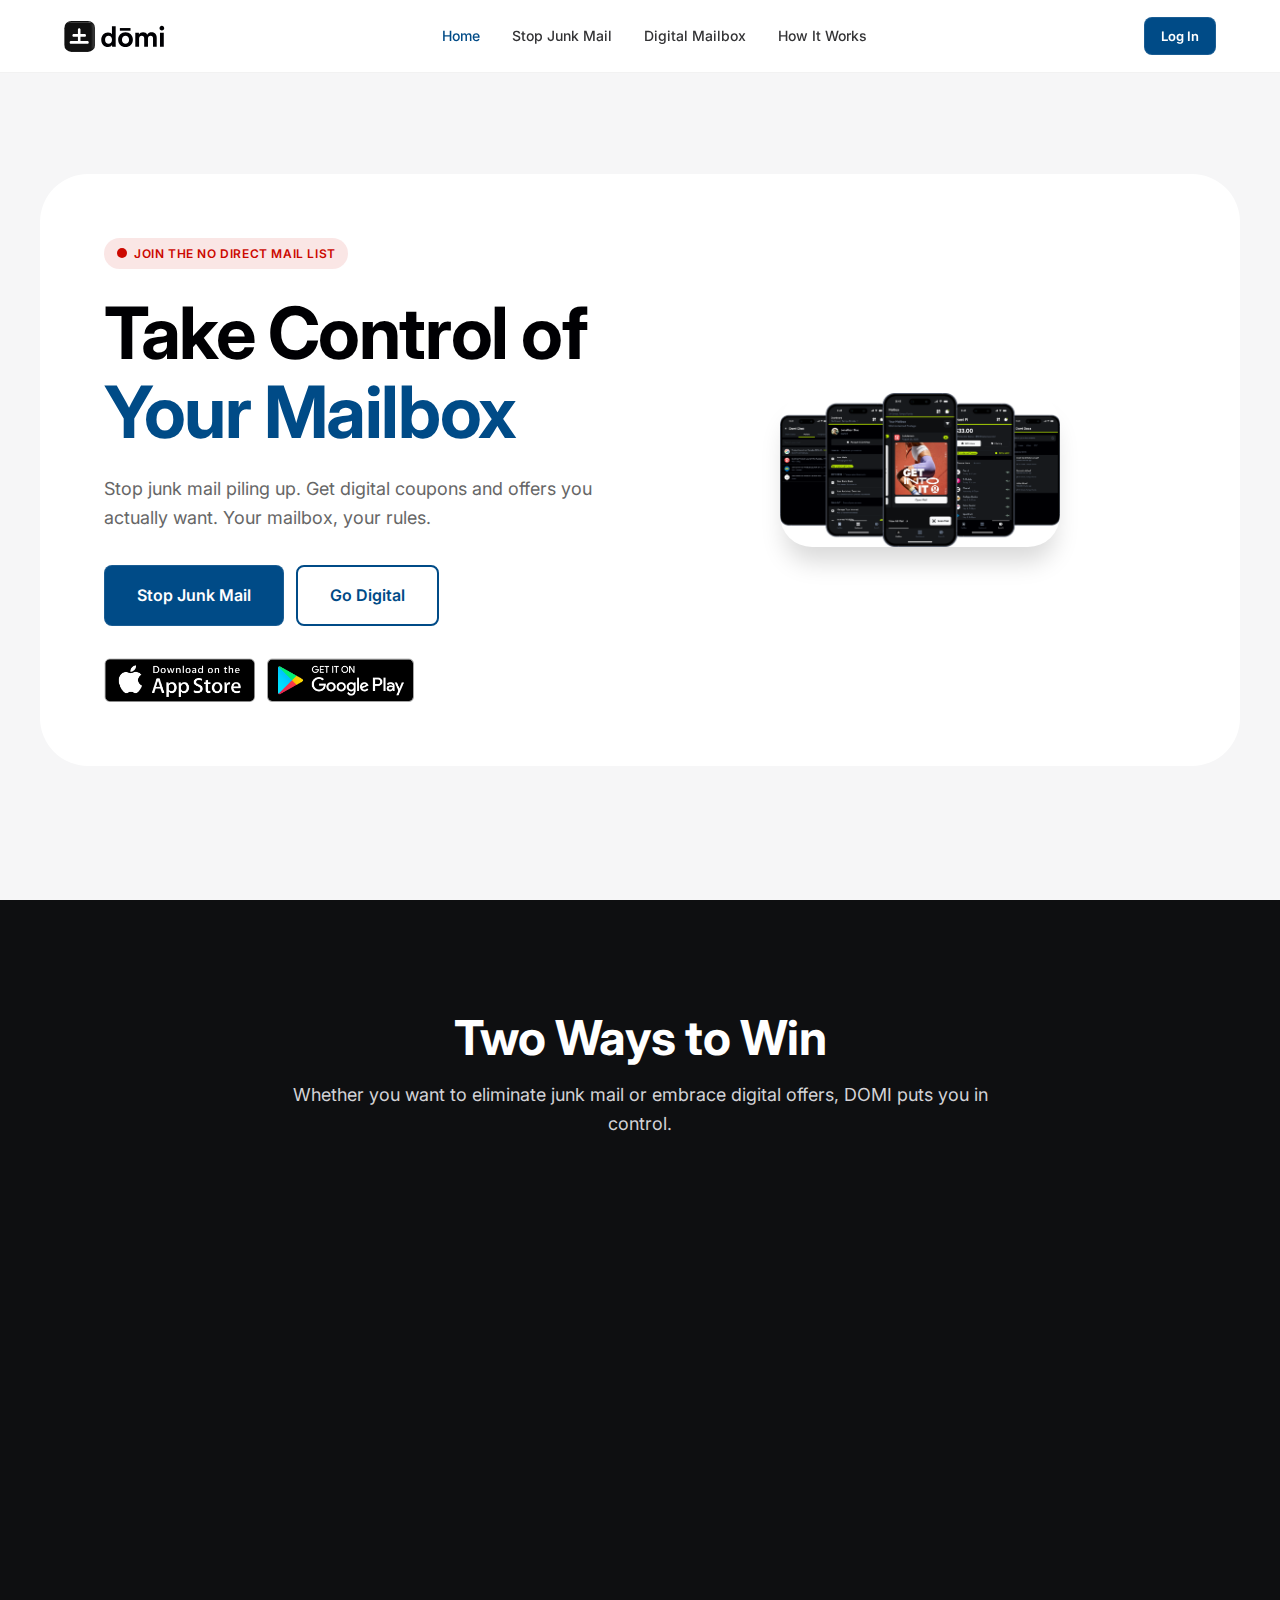
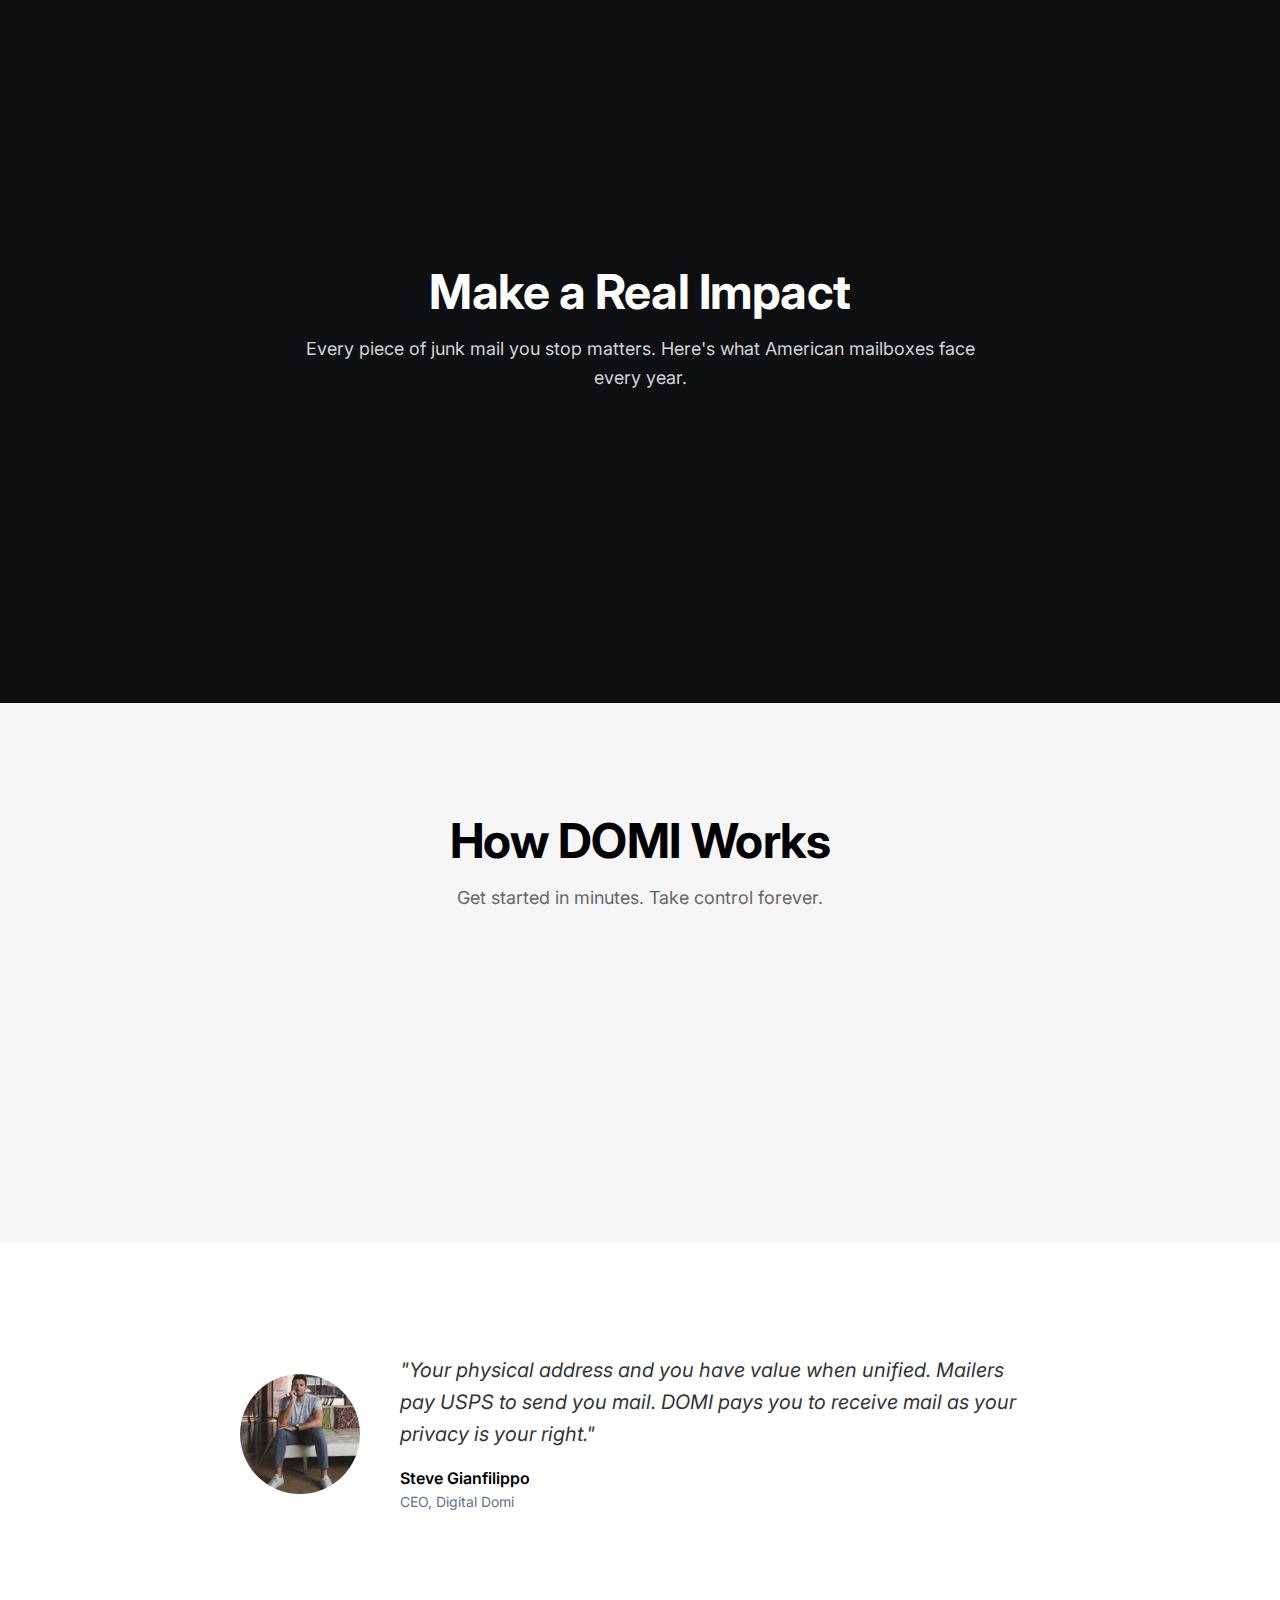
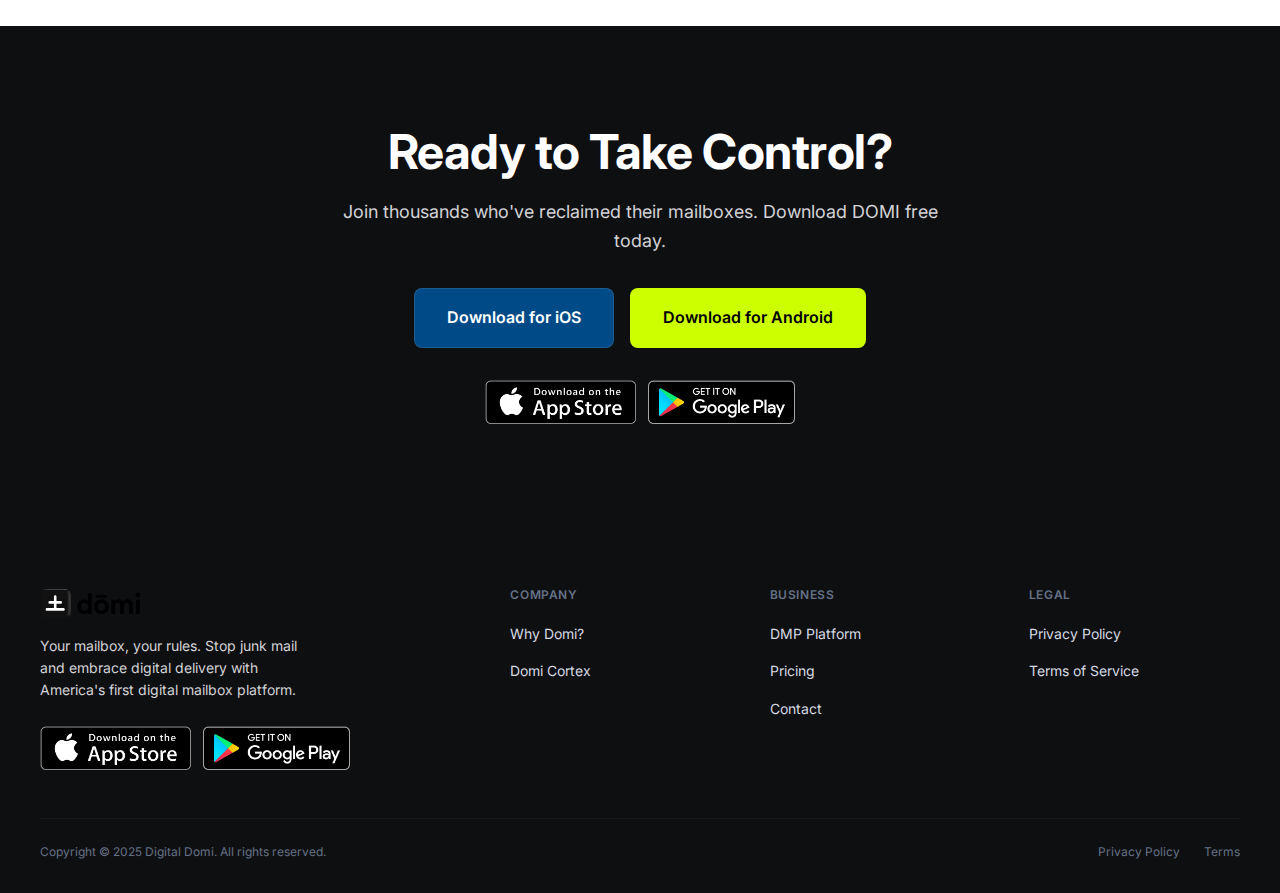
<file: index.html>
<!DOCTYPE html>
<html lang="en">
<head>
  <meta charset="UTF-8">
  <meta name="viewport" content="width=device-width, initial-scale=1.0">
  <title>DOMI - Take Control of Your Mailbox</title>
  <meta name="description" content="Stop junk mail and go digital. DOMI helps you unsubscribe from unwanted mail and receive digital offers you actually want.">
  <meta property="og:image" content="assets/images/social-share.png">
  <link rel="stylesheet" href="css/styles.css">
  <link rel="icon" href="assets/images/brand-logo.png" type="image/png">
</head>
<body>
  <!-- Header -->
  <header class="header" id="header">
    <nav class="nav">
      <a href="index.html" class="logo">
        <img src="assets/images/primary-logo.svg" alt="DOMI">
      </a>
      <ul class="nav-links" id="navLinks">
        <li><a href="index.html" class="active">Home</a></li>
        <li><a href="opt-out.html">Stop Junk Mail</a></li>
        <li><a href="digital-mailbox.html">Digital Mailbox</a></li>
        <li><a href="#how-it-works">How It Works</a></li>
      </ul>
      <div class="nav-cta">
        <a href="https://web.digitaldomi.com" class="btn btn-primary btn-sm" target="_blank" rel="noopener">Log In</a>
      </div>
      <button class="mobile-menu-btn" id="mobileMenuBtn" aria-label="Toggle menu">
        <svg xmlns="http://www.w3.org/2000/svg" viewBox="0 0 24 24" fill="none" stroke="currentColor" stroke-width="2" stroke-linecap="round" stroke-linejoin="round">
          <line x1="3" y1="12" x2="21" y2="12"></line>
          <line x1="3" y1="6" x2="21" y2="6"></line>
          <line x1="3" y1="18" x2="21" y2="18"></line>
        </svg>
      </button>
    </nav>
  </header>

  <!-- Hero Section -->
  <section class="hero">
    <div class="hero-container">
      <div class="hero-grid">
        <div class="hero-text">
          <div class="hero-badge">
            <span class="badge badge-red">
              <svg width="12" height="12" viewBox="0 0 24 24" fill="currentColor"><circle cx="12" cy="12" r="10"/></svg>
              Join The No Direct Mail List
            </span>
          </div>
          <h1>Take Control of <span class="highlight">Your Mailbox</span></h1>
          <p>Stop junk mail piling up. Get digital coupons and offers you actually want. Your mailbox, your rules.</p>
          <div class="hero-ctas">
            <a href="opt-out.html" class="btn btn-primary btn-lg">
              Stop Junk Mail
            </a>
            <a href="digital-mailbox.html" class="btn btn-outline btn-lg">
              Go Digital
            </a>
          </div>
          <div class="app-badges mt-8">
            <a href="https://apps.apple.com/app/digital-domi/id6738277048" class="app-badge" target="_blank" rel="noopener">
              <img src="assets/images/app-store.png" alt="Download on App Store">
            </a>
            <a href="https://play.google.com/store/apps/details?id=com.domilabs.domi" class="app-badge" target="_blank" rel="noopener">
              <img src="assets/images/playstore.png" alt="Get it on Google Play">
            </a>
          </div>
        </div>
        <div class="hero-visual">
          <div class="phone-mockup float">
            <img src="assets/images/platform-preview.png" alt="DOMI App Preview">
          </div>
        </div>
      </div>
    </div>
  </section>

  <!-- Two Feature Showcase -->
  <section class="section section-dark" id="features">
    <div class="container">
      <div class="section-header">
        <h2>Two Ways to Win</h2>
        <p>Whether you want to eliminate junk mail or embrace digital offers, DOMI puts you in control.</p>
      </div>
      <div class="features-grid">
        <!-- Feature 1: Opt-Out Tool -->
        <div class="feature-card fade-in">
          <div class="feature-icon">
            <img src="assets/images/domi-out.png" alt="Domi Out">
          </div>
          <h3>Snap. Unsubscribe. Done.</h3>
          <p>Take a photo of unwanted mail and we'll remove you from the mailing list. It's that simple.</p>
          <ul class="feature-list">
            <li>
              <svg xmlns="http://www.w3.org/2000/svg" viewBox="0 0 24 24" fill="currentColor"><path d="M9 16.17L4.83 12l-1.42 1.41L9 19 21 7l-1.41-1.41z"/></svg>
              Works with catalogs, credit offers & more
            </li>
            <li>
              <svg xmlns="http://www.w3.org/2000/svg" viewBox="0 0 24 24" fill="currentColor"><path d="M9 16.17L4.83 12l-1.42 1.41L9 19 21 7l-1.41-1.41z"/></svg>
              Connects to USPS Informed Delivery
            </li>
            <li>
              <svg xmlns="http://www.w3.org/2000/svg" viewBox="0 0 24 24" fill="currentColor"><path d="M9 16.17L4.83 12l-1.42 1.41L9 19 21 7l-1.41-1.41z"/></svg>
              Stop mail before it arrives
            </li>
          </ul>
          <a href="opt-out.html" class="btn btn-lime">Stop Junk Mail</a>
        </div>

        <!-- Feature 2: Digital Mailbox -->
        <div class="feature-card fade-in">
          <div class="feature-icon">
            <img src="assets/images/domi-in.png" alt="Domi In">
          </div>
          <h3>Digital Coupons, Zero Clutter</h3>
          <p>Get the deals you want delivered digitally. No paper piling up, just instant access to offers.</p>
          <ul class="feature-list">
            <li>
              <svg xmlns="http://www.w3.org/2000/svg" viewBox="0 0 24 24" fill="currentColor"><path d="M9 16.17L4.83 12l-1.42 1.41L9 19 21 7l-1.41-1.41z"/></svg>
              Choose brands you care about
            </li>
            <li>
              <svg xmlns="http://www.w3.org/2000/svg" viewBox="0 0 24 24" fill="currentColor"><path d="M9 16.17L4.83 12l-1.42 1.41L9 19 21 7l-1.41-1.41z"/></svg>
              Organized by category
            </li>
            <li>
              <svg xmlns="http://www.w3.org/2000/svg" viewBox="0 0 24 24" fill="currentColor"><path d="M9 16.17L4.83 12l-1.42 1.41L9 19 21 7l-1.41-1.41z"/></svg>
              Never miss a deal again
            </li>
          </ul>
          <a href="digital-mailbox.html" class="btn btn-lime">Go Digital</a>
        </div>
      </div>
    </div>
  </section>

  <!-- Environmental Impact -->
  <section class="section section-dark" id="impact">
    <div class="container">
      <div class="section-header">
        <h2>Make a Real Impact</h2>
        <p>Every piece of junk mail you stop matters. Here's what American mailboxes face every year.</p>
      </div>
      <div class="stats-grid">
        <div class="stat-card fade-in">
          <div class="stat-number">41</div>
          <div class="stat-label">Pounds of junk mail per home</div>
        </div>
        <div class="stat-card fade-in">
          <div class="stat-number">100M</div>
          <div class="stat-label">Trees wasted annually</div>
        </div>
        <div class="stat-card fade-in">
          <div class="stat-number">100B</div>
          <div class="stat-label">Pieces of junk mail yearly</div>
        </div>
        <div class="stat-card fade-in">
          <div class="stat-number">90%</div>
          <div class="stat-label">Thrown away immediately</div>
        </div>
      </div>
    </div>
  </section>

  <!-- How It Works -->
  <section class="section section-light" id="how-it-works">
    <div class="container">
      <div class="section-header">
        <h2>How DOMI Works</h2>
        <p>Get started in minutes. Take control forever.</p>
      </div>
      <div class="steps">
        <div class="step fade-in">
          <div class="step-number">1</div>
          <h4>Download & Verify</h4>
          <p>Get the free app and verify your address with your ID to create your unique DOMI ID.</p>
        </div>
        <div class="step fade-in">
          <div class="step-number">2</div>
          <h4>Scan or Enable Digital</h4>
          <p>Photograph unwanted mail to opt out, or enable digital delivery for the offers you want.</p>
        </div>
        <div class="step fade-in">
          <div class="step-number">3</div>
          <h4>Enjoy Your Mailbox</h4>
          <p>Watch the junk disappear. Access digital deals instantly. Your mailbox, your rules.</p>
        </div>
      </div>
    </div>
  </section>

  <!-- Founder Quote Section -->
  <section class="section">
    <div class="container">
      <div style="max-width: 800px; margin: 0 auto; display: flex; gap: 40px; align-items: center; flex-wrap: wrap;">
        <div style="flex-shrink: 0;">
          <img src="assets/images/founder.png" alt="Steve Gianfilippo, CEO" style="width: 120px; height: 120px; border-radius: 50%; object-fit: cover;">
        </div>
        <div style="flex: 1; min-width: 280px;">
          <p style="font-size: 1.25rem; font-style: italic; color: var(--text-dark); margin-bottom: 16px;">"Your physical address and you have value when unified. Mailers pay USPS to send you mail. DOMI pays you to receive mail as your privacy is your right."</p>
          <p style="font-weight: 600; color: var(--text-primary);">Steve Gianfilippo</p>
          <p style="font-size: 0.875rem; color: var(--text-muted);">CEO, Digital Domi</p>
        </div>
      </div>
    </div>
  </section>

  <!-- CTA Section -->
  <section class="cta-section" id="get-app">
    <div class="cta-content">
      <h2>Ready to Take Control?</h2>
      <p>Join thousands who've reclaimed their mailboxes. Download DOMI free today.</p>
      <div class="cta-buttons">
        <a href="https://apps.apple.com/app/digital-domi/id6738277048" class="btn btn-primary btn-lg" target="_blank" rel="noopener">
          Download for iOS
        </a>
        <a href="https://play.google.com/store/apps/details?id=com.domilabs.domi" class="btn btn-lime btn-lg" target="_blank" rel="noopener">
          Download for Android
        </a>
      </div>
      <div class="app-badges mt-8" style="justify-content: center;">
        <a href="https://apps.apple.com/app/digital-domi/id6738277048" class="app-badge" target="_blank" rel="noopener">
          <img src="assets/images/app-store.png" alt="Download on App Store">
        </a>
        <a href="https://play.google.com/store/apps/details?id=com.domilabs.domi" class="app-badge" target="_blank" rel="noopener">
          <img src="assets/images/playstore.png" alt="Get it on Google Play">
        </a>
      </div>
    </div>
  </section>

  <!-- Footer -->
  <footer class="footer">
    <div class="footer-content">
      <div class="footer-grid">
        <div class="footer-brand">
          <a href="index.html" class="logo">
            <img src="assets/images/primary-logo.svg" alt="DOMI">
          </a>
          <p>Your mailbox, your rules. Stop junk mail and embrace digital delivery with America's first digital mailbox platform.</p>
          <div class="app-badges">
            <a href="https://apps.apple.com/app/digital-domi/id6738277048" class="app-badge" target="_blank" rel="noopener">
              <img src="assets/images/app-store.png" alt="Download on App Store">
            </a>
            <a href="https://play.google.com/store/apps/details?id=com.domilabs.domi" class="app-badge" target="_blank" rel="noopener">
              <img src="assets/images/playstore.png" alt="Get it on Google Play">
            </a>
          </div>
        </div>
        <div class="footer-links">
          <h4>Company</h4>
          <ul>
            <li><a href="https://digitaldomi.com" target="_blank" rel="noopener">Why Domi?</a></li>
            <li><a href="https://digitaldomi.com" target="_blank" rel="noopener">Domi Cortex</a></li>
          </ul>
        </div>
        <div class="footer-links">
          <h4>Business</h4>
          <ul>
            <li><a href="https://mailer.digitaldomi.com" target="_blank" rel="noopener">DMP Platform</a></li>
            <li><a href="https://digitaldomi.com" target="_blank" rel="noopener">Pricing</a></li>
            <li><a href="https://digitaldomi.com" target="_blank" rel="noopener">Contact</a></li>
          </ul>
        </div>
        <div class="footer-links">
          <h4>Legal</h4>
          <ul>
            <li><a href="https://digitaldomi.com" target="_blank" rel="noopener">Privacy Policy</a></li>
            <li><a href="https://digitaldomi.com" target="_blank" rel="noopener">Terms of Service</a></li>
          </ul>
        </div>
      </div>
      <div class="footer-divider"></div>
      <div class="footer-bottom">
        <p>Copyright &copy; 2025 Digital Domi. All rights reserved.</p>
        <div class="footer-legal">
          <a href="https://digitaldomi.com" target="_blank" rel="noopener">Privacy Policy</a>
          <a href="https://digitaldomi.com" target="_blank" rel="noopener">Terms</a>
        </div>
      </div>
    </div>
  </footer>

  <script src="js/main.js"></script>
</body>
</html>
</file>
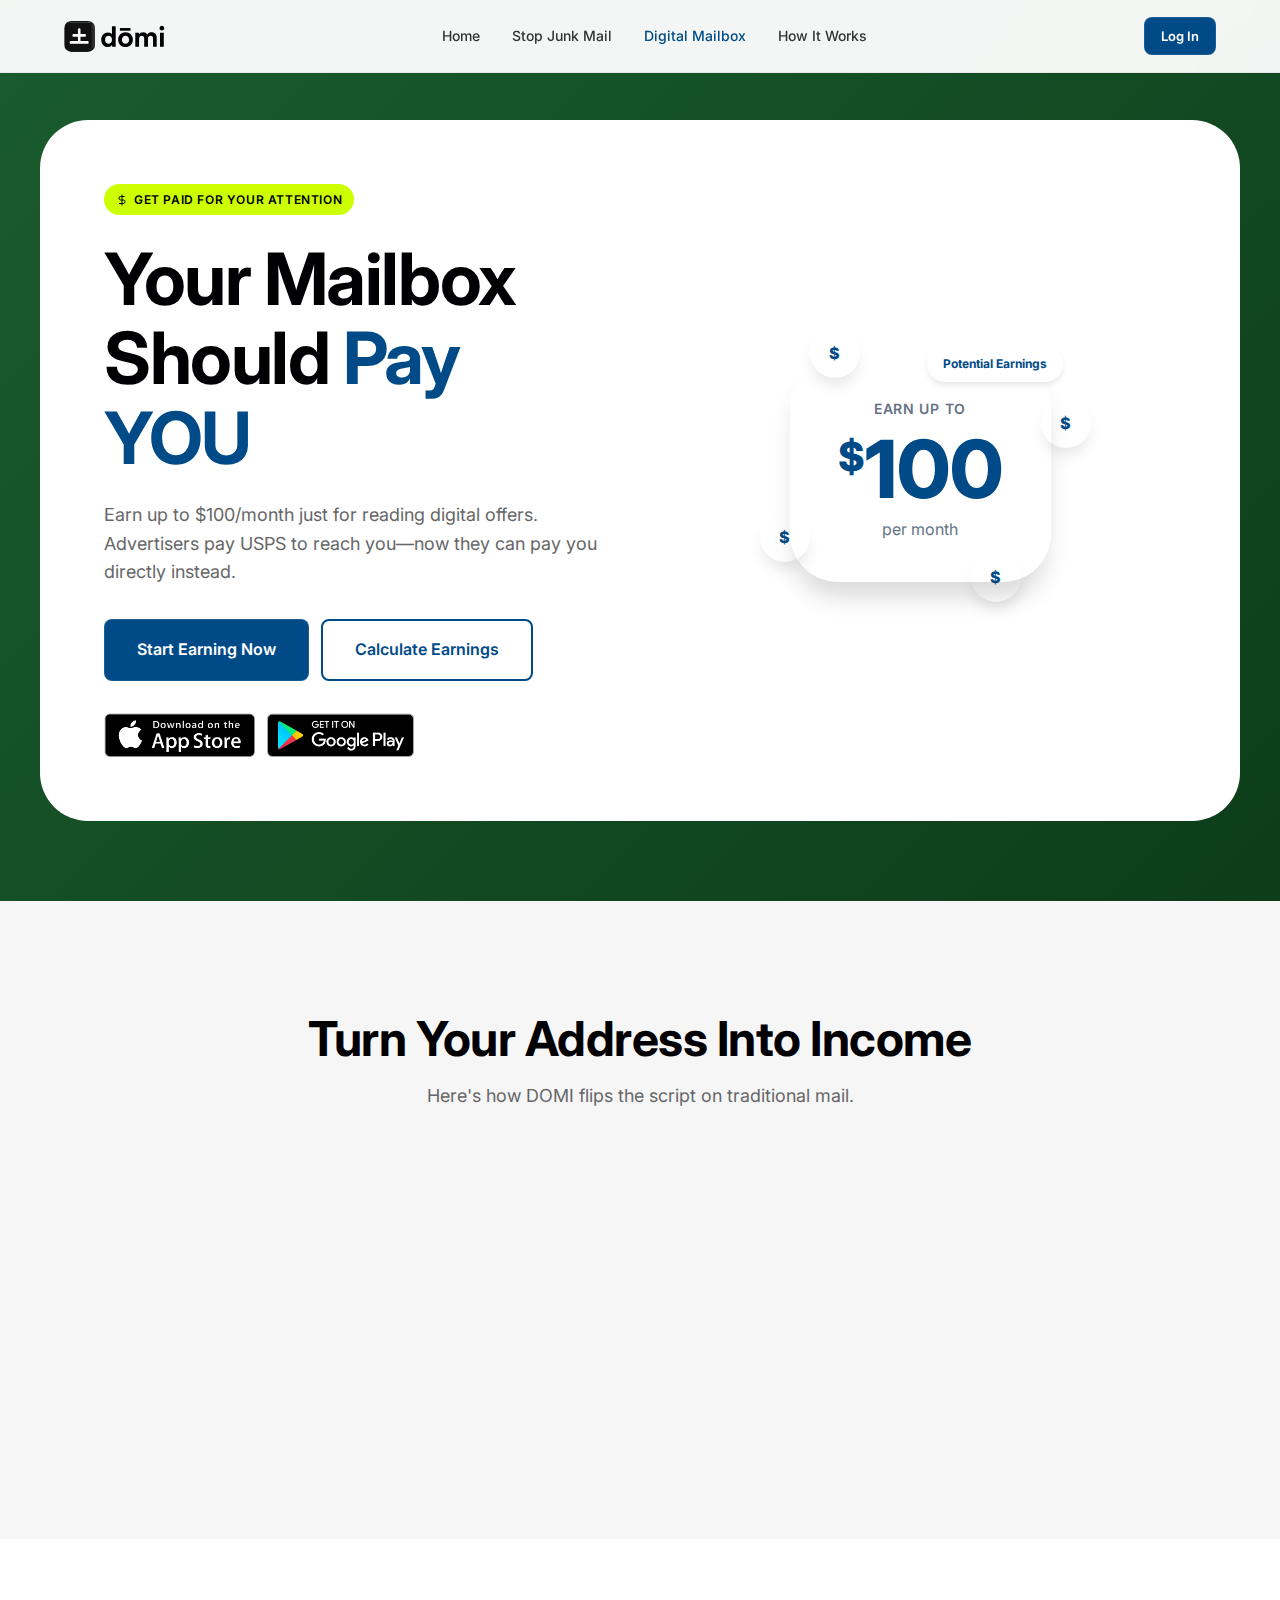
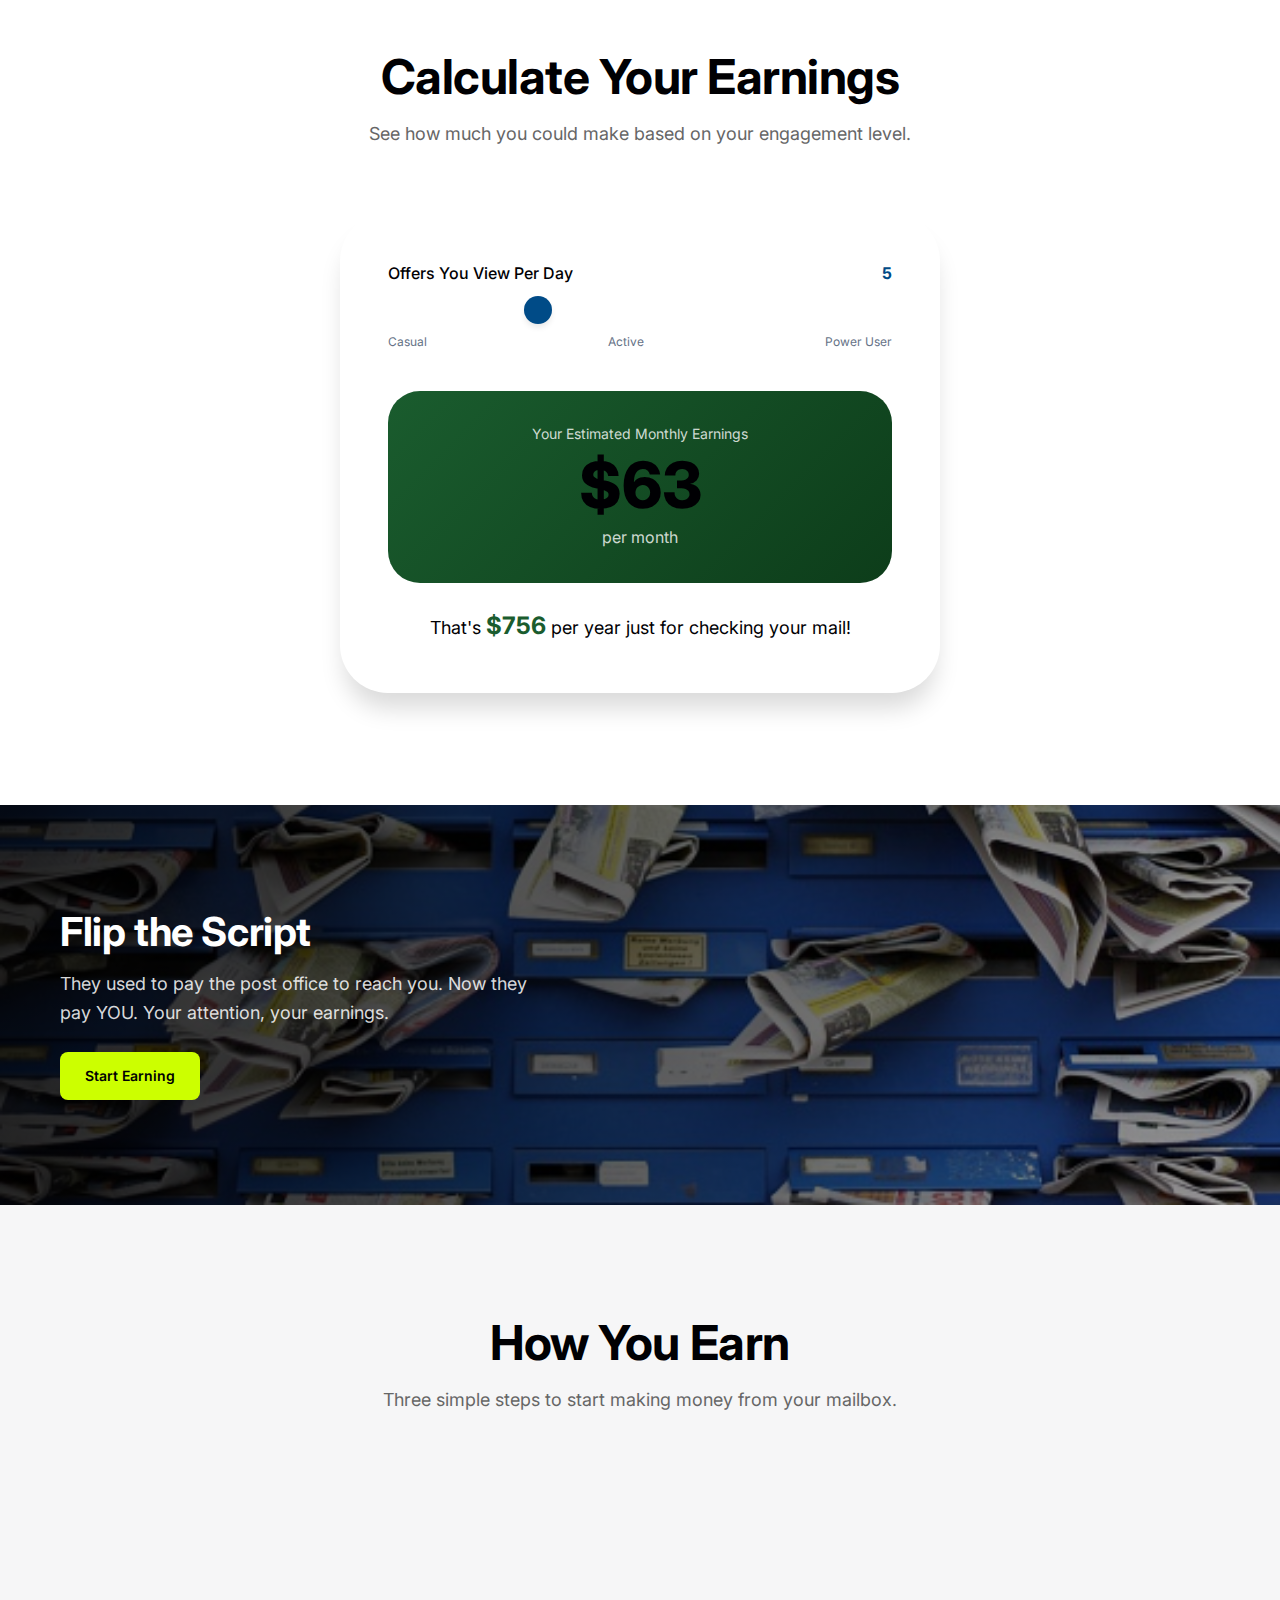
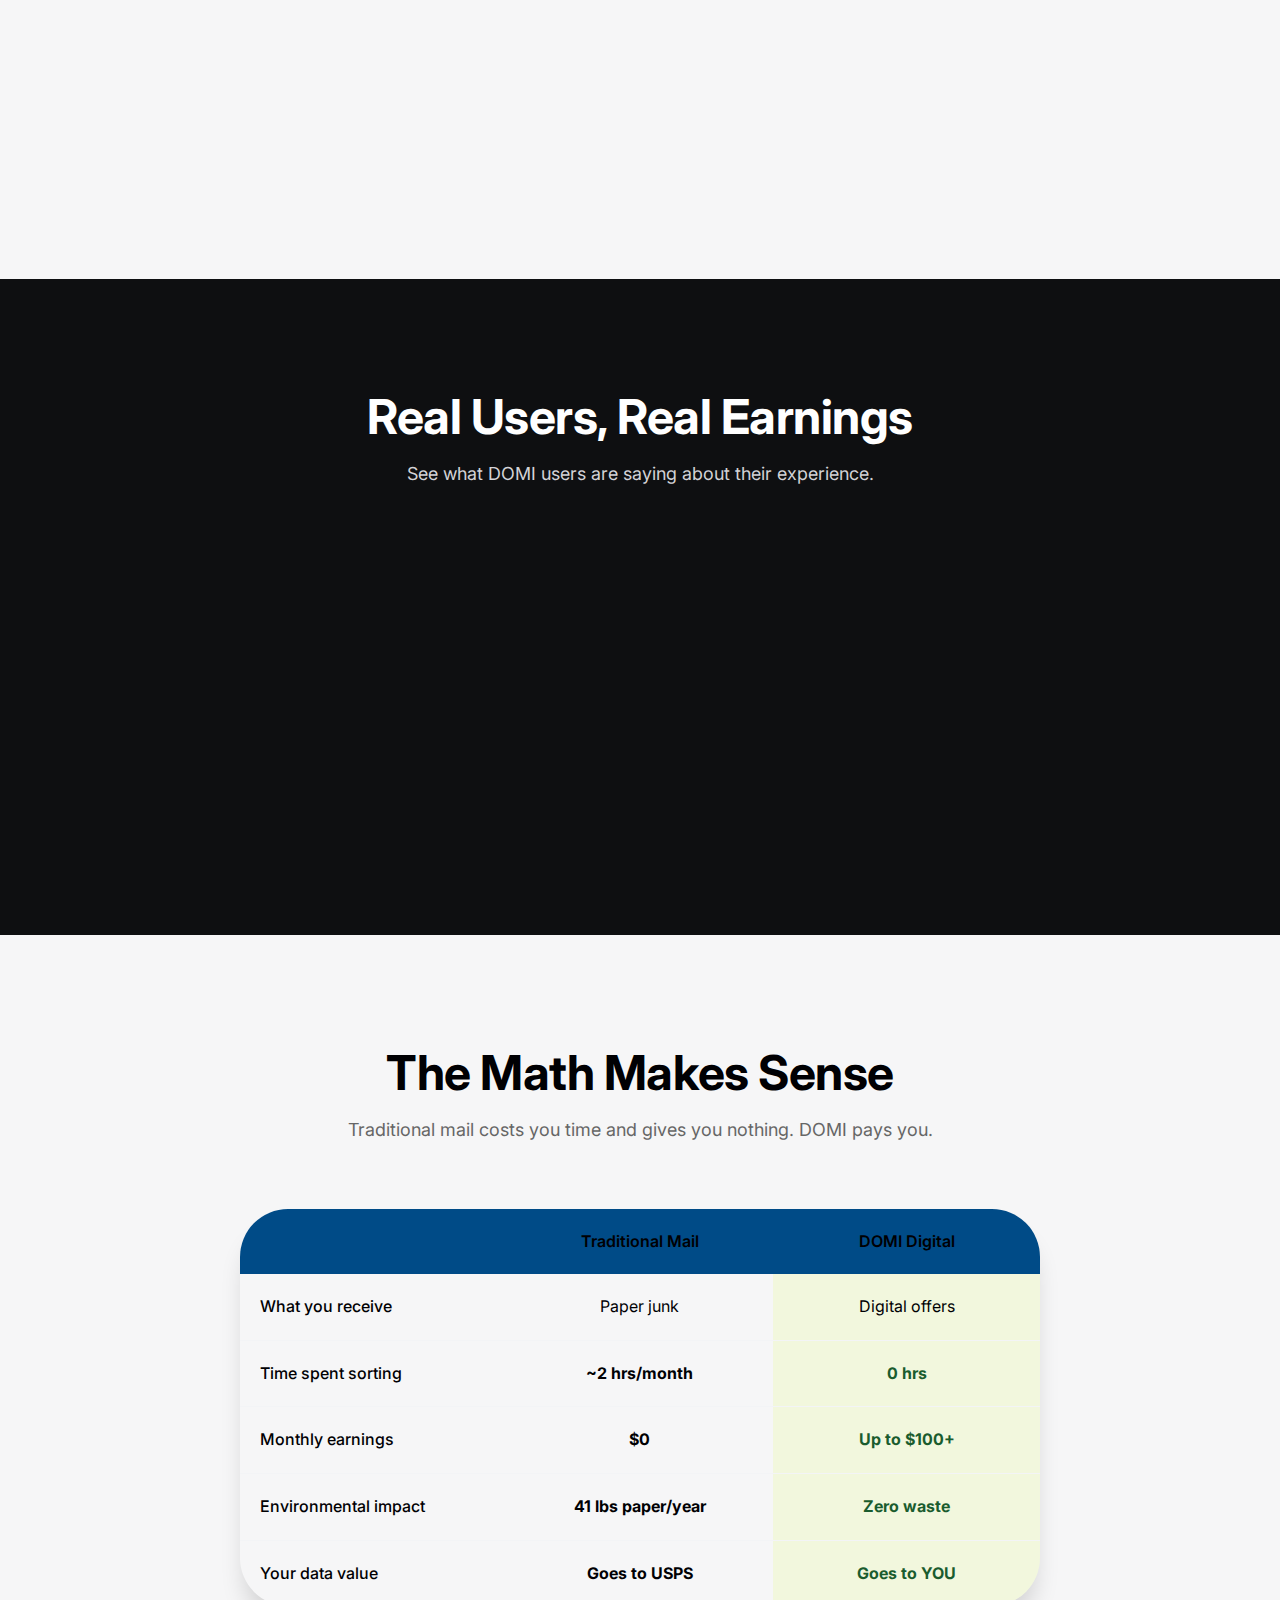
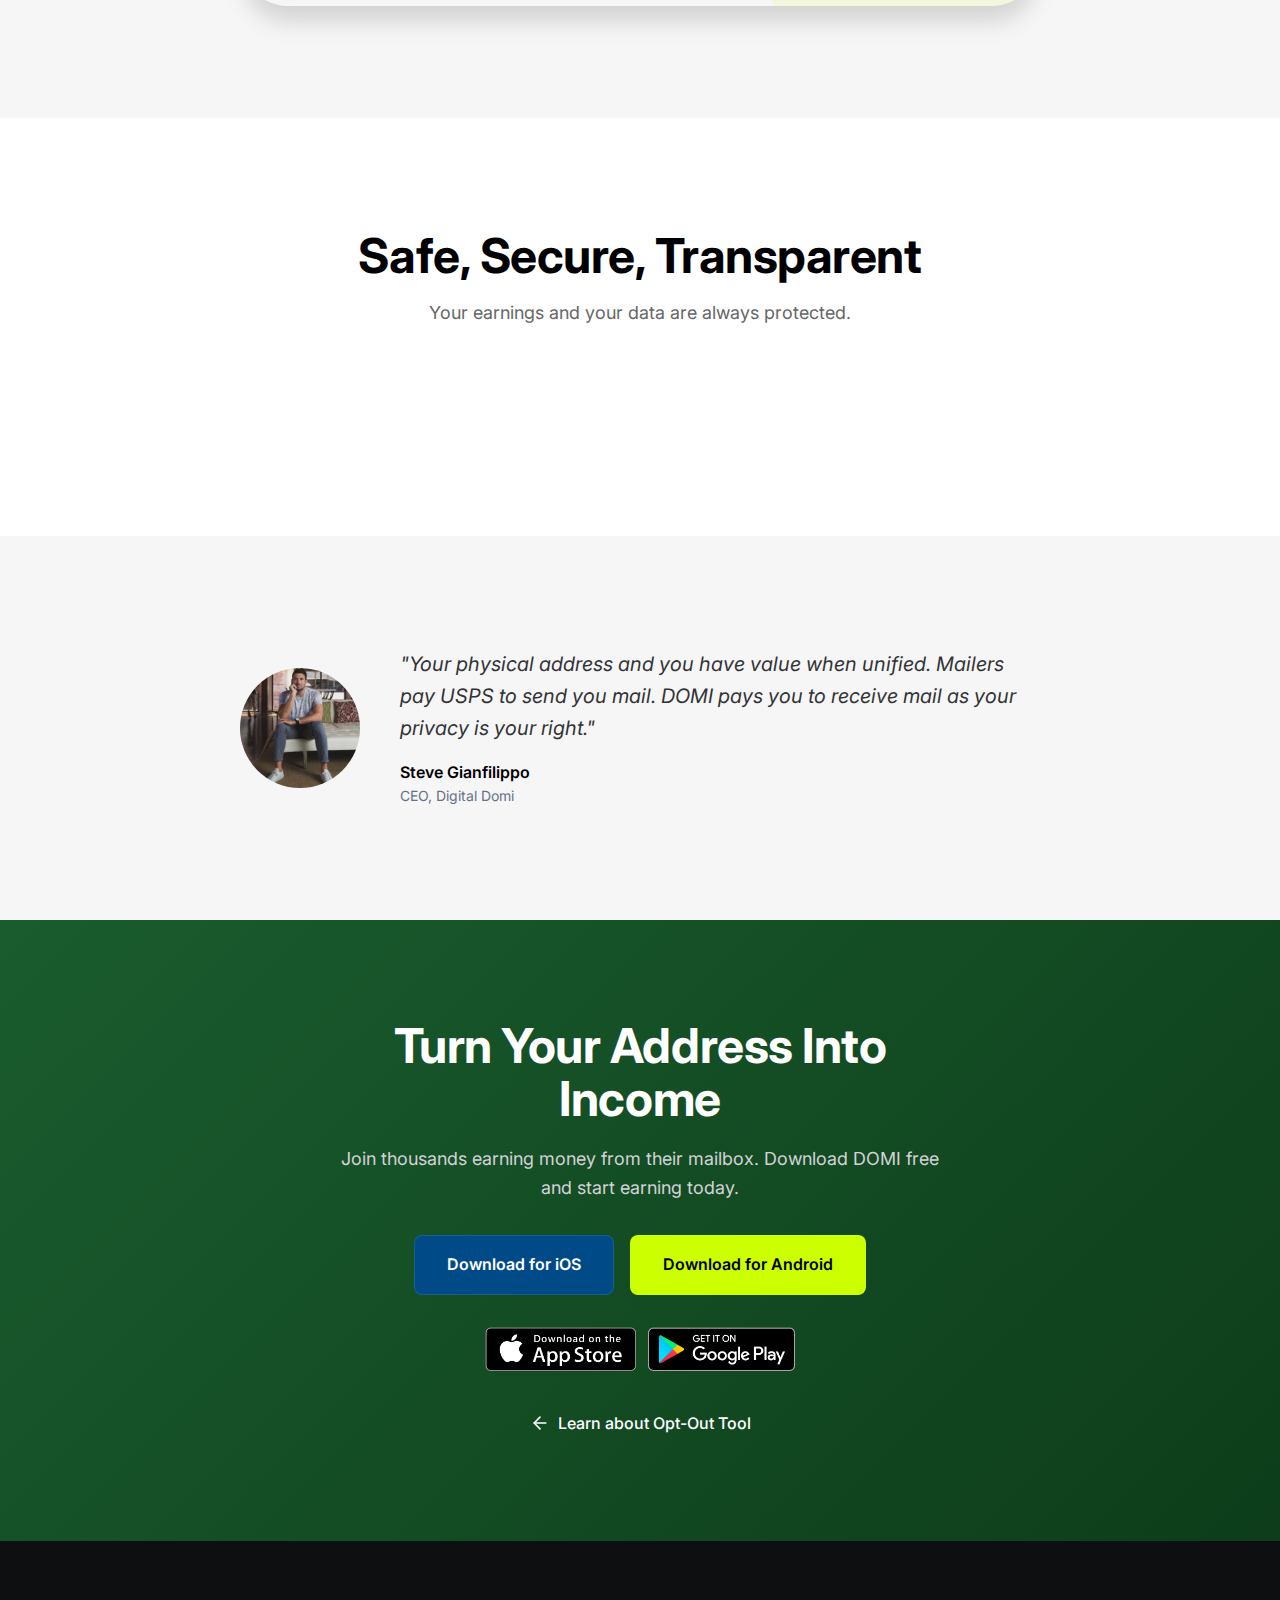
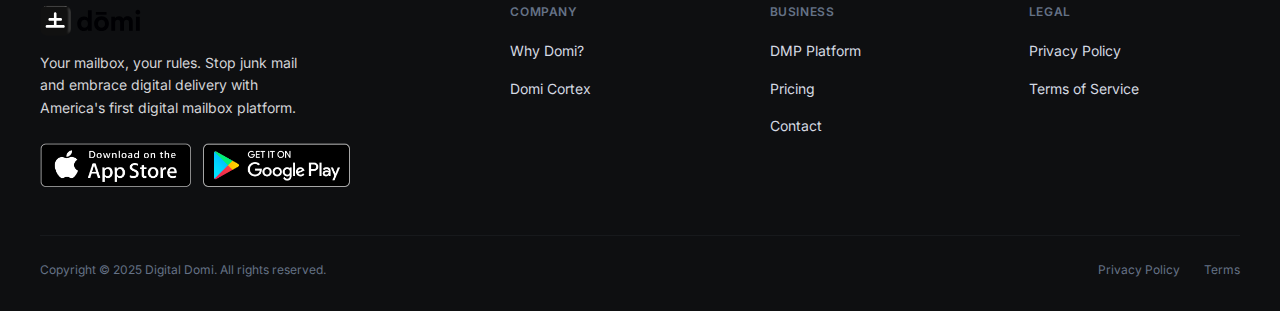
<file: digital-mailbox-earn.html>
<!DOCTYPE html>
<html lang="en">
<head>
  <meta charset="UTF-8">
  <meta name="viewport" content="width=device-width, initial-scale=1.0">
  <title>Earn Money From Your Mailbox | DOMI</title>
  <meta name="description" content="Get paid up to $100/month just for reading digital offers. Turn your mailbox into an income stream with DOMI.">
  <meta property="og:image" content="assets/images/social-share.png">
  <link rel="stylesheet" href="css/styles.css">
  <link rel="icon" href="assets/images/brand-logo.png" type="image/png">
  <style>
    /* Earnings-focused page styles */
    .hero-earn {
      background: linear-gradient(135deg, #1a5c2e 0%, #0d3d1a 100%);
    }

    .hero-earn::before {
      background:
        radial-gradient(circle at 20% 80%, rgba(204, 255, 0, 0.15) 0%, transparent 50%),
        radial-gradient(circle at 80% 20%, rgba(204, 255, 0, 0.1) 0%, transparent 40%);
    }

    .earnings-hero-visual {
      position: relative;
      display: flex;
      justify-content: center;
      align-items: center;
    }

    .earnings-display-large {
      background: var(--white);
      border-radius: var(--radius-3xl);
      padding: 40px 48px;
      text-align: center;
      box-shadow: var(--shadow-xl);
      position: relative;
    }

    .earnings-label {
      font-size: 0.875rem;
      font-weight: 600;
      color: var(--text-muted);
      text-transform: uppercase;
      letter-spacing: 0.05em;
      margin-bottom: 8px;
    }

    .earnings-amount-large {
      font-size: 5rem;
      font-weight: 800;
      color: var(--primary-blue);
      line-height: 1;
      display: flex;
      align-items: flex-start;
      justify-content: center;
    }

    .earnings-amount-large .currency {
      font-size: 2.5rem;
      margin-top: 8px;
    }

    .earnings-period-large {
      font-size: 1rem;
      color: var(--text-muted);
      margin-top: 8px;
    }

    .earnings-badge {
      position: absolute;
      top: -12px;
      right: -12px;
      background: var(--lime);
      color: var(--primary-blue);
      font-size: 0.75rem;
      font-weight: 700;
      padding: 8px 16px;
      border-radius: var(--radius-full);
      box-shadow: var(--shadow-md);
    }

    .money-floating {
      position: absolute;
      width: 50px;
      height: 50px;
      background: var(--lime);
      border-radius: 50%;
      display: flex;
      align-items: center;
      justify-content: center;
      font-weight: 800;
      color: var(--primary-blue);
      box-shadow: var(--shadow-lg);
      animation: float 3s ease-in-out infinite;
    }

    .money-floating.m1 {
      top: -30px;
      left: 20px;
      animation-delay: 0s;
    }

    .money-floating.m2 {
      bottom: 20px;
      left: -30px;
      animation-delay: 0.5s;
    }

    .money-floating.m3 {
      top: 40px;
      right: -40px;
      animation-delay: 1s;
    }

    .money-floating.m4 {
      bottom: -20px;
      right: 30px;
      animation-delay: 1.5s;
    }

    .value-prop-earn {
      display: grid;
      grid-template-columns: repeat(3, 1fr);
      gap: 24px;
      max-width: 1000px;
      margin: 0 auto;
    }

    @media (max-width: 768px) {
      .value-prop-earn {
        grid-template-columns: 1fr;
      }
    }

    .earn-card {
      background: var(--white);
      border-radius: var(--radius-3xl);
      padding: 32px;
      text-align: center;
      box-shadow: var(--shadow-lg);
      border: 3px solid transparent;
      transition: var(--transition-base);
    }

    .earn-card:hover {
      border-color: var(--lime);
      transform: translateY(-8px);
    }

    .earn-card-amount {
      font-size: 2.5rem;
      font-weight: 800;
      color: var(--primary-blue);
      margin-bottom: 8px;
    }

    .earn-card-amount.green {
      color: #1a5c2e;
    }

    .earn-card h4 {
      margin-bottom: 12px;
    }

    .calculator-section {
      max-width: 600px;
      margin: 0 auto;
    }

    .calculator-card {
      background: var(--white);
      border-radius: var(--radius-3xl);
      padding: 48px;
      box-shadow: var(--shadow-xl);
    }

    .calculator-card h3 {
      text-align: center;
      margin-bottom: 32px;
    }

    .slider-container {
      margin-bottom: 40px;
    }

    .slider-label {
      display: flex;
      justify-content: space-between;
      margin-bottom: 12px;
      font-weight: 500;
      color: var(--text-secondary);
    }

    .slider-value {
      color: var(--primary-blue);
      font-weight: 700;
    }

    .slider {
      -webkit-appearance: none;
      width: 100%;
      height: 12px;
      background: linear-gradient(to right, #E5E7EB 0%, var(--lime) 100%);
      border-radius: var(--radius-full);
      outline: none;
    }

    .slider::-webkit-slider-thumb {
      -webkit-appearance: none;
      width: 28px;
      height: 28px;
      background: var(--primary-blue);
      border-radius: 50%;
      cursor: pointer;
      box-shadow: var(--shadow-md);
      transition: var(--transition-fast);
      border: 3px solid var(--white);
    }

    .slider::-webkit-slider-thumb:hover {
      transform: scale(1.15);
    }

    .slider-labels {
      display: flex;
      justify-content: space-between;
      margin-top: 8px;
      font-size: 0.75rem;
      color: var(--text-muted);
    }

    .earnings-result {
      background: linear-gradient(135deg, #1a5c2e 0%, #0d3d1a 100%);
      border-radius: var(--radius-2xl);
      padding: 32px;
      text-align: center;
      margin-bottom: 24px;
    }

    .earnings-result-label {
      color: rgba(255, 255, 255, 0.8);
      font-size: 0.875rem;
      margin-bottom: 8px;
    }

    .earnings-result-amount {
      font-size: 4rem;
      font-weight: 800;
      color: var(--lime);
      line-height: 1;
    }

    .earnings-result-period {
      color: rgba(255, 255, 255, 0.8);
      margin-top: 8px;
    }

    .earnings-yearly {
      font-size: 1.125rem;
      color: var(--text-secondary);
      text-align: center;
    }

    .earnings-yearly strong {
      color: #1a5c2e;
      font-size: 1.5rem;
    }

    .how-earn-grid {
      display: grid;
      grid-template-columns: repeat(3, 1fr);
      gap: 32px;
      max-width: 1000px;
      margin: 0 auto;
    }

    @media (max-width: 768px) {
      .how-earn-grid {
        grid-template-columns: 1fr;
      }
    }

    .how-earn-step {
      text-align: center;
      padding: 32px;
      background: var(--white);
      border-radius: var(--radius-3xl);
      box-shadow: var(--shadow-md);
    }

    .how-earn-icon {
      width: 80px;
      height: 80px;
      background: linear-gradient(135deg, #1a5c2e 0%, #0d3d1a 100%);
      border-radius: 50%;
      display: flex;
      align-items: center;
      justify-content: center;
      margin: 0 auto 20px;
    }

    .how-earn-icon svg {
      width: 40px;
      height: 40px;
      color: var(--lime);
    }

    .testimonial-earn {
      display: grid;
      grid-template-columns: repeat(2, 1fr);
      gap: 24px;
      max-width: 900px;
      margin: 0 auto;
    }

    @media (max-width: 768px) {
      .testimonial-earn {
        grid-template-columns: 1fr;
      }
    }

    .testimonial-earn-card {
      background: rgba(255, 255, 255, 0.1);
      border-radius: var(--radius-3xl);
      padding: 32px;
      border: 1px solid rgba(255, 255, 255, 0.2);
    }

    .testimonial-earn-card .amount {
      font-size: 2rem;
      font-weight: 800;
      color: var(--lime);
      margin-bottom: 12px;
    }

    .testimonial-earn-card p {
      color: rgba(255, 255, 255, 0.9);
      font-style: italic;
      margin-bottom: 16px;
    }

    .testimonial-earn-card .author {
      display: flex;
      align-items: center;
      gap: 12px;
    }

    .testimonial-earn-card .avatar {
      width: 48px;
      height: 48px;
      background: var(--lime);
      border-radius: 50%;
      display: flex;
      align-items: center;
      justify-content: center;
      font-weight: 700;
      color: var(--primary-blue);
    }

    .testimonial-earn-card .name {
      color: var(--white);
      font-weight: 600;
    }

    .testimonial-earn-card .location {
      color: rgba(255, 255, 255, 0.7);
      font-size: 0.875rem;
    }

    .comparison-earn {
      max-width: 800px;
      margin: 0 auto;
      background: var(--white);
      border-radius: var(--radius-3xl);
      overflow: hidden;
      box-shadow: var(--shadow-xl);
    }

    .comparison-earn-header {
      display: grid;
      grid-template-columns: 1fr 1fr 1fr;
      background: var(--primary-blue);
      color: var(--white);
    }

    .comparison-earn-header div {
      padding: 20px;
      text-align: center;
      font-weight: 600;
    }

    .comparison-earn-row {
      display: grid;
      grid-template-columns: 1fr 1fr 1fr;
      border-bottom: 1px solid #F3F4F6;
    }

    .comparison-earn-row:last-child {
      border-bottom: none;
    }

    .comparison-earn-row div {
      padding: 20px;
      text-align: center;
      display: flex;
      align-items: center;
      justify-content: center;
    }

    .comparison-earn-row div:first-child {
      text-align: left;
      justify-content: flex-start;
      font-weight: 500;
      color: var(--text-secondary);
    }

    .comparison-earn-row div:last-child {
      background: rgba(204, 255, 0, 0.1);
    }

    .comparison-earn-row .money {
      font-weight: 700;
      color: #1a5c2e;
    }

    .comparison-earn-row .loss {
      font-weight: 700;
      color: var(--red);
    }

    .trust-badges {
      display: flex;
      justify-content: center;
      gap: 48px;
      flex-wrap: wrap;
    }

    .trust-badge {
      display: flex;
      align-items: center;
      gap: 12px;
      color: var(--text-secondary);
    }

    .trust-badge svg {
      width: 32px;
      height: 32px;
      color: var(--primary-blue);
    }

    .trust-badge span {
      font-weight: 500;
    }

    .cta-earn {
      background: linear-gradient(135deg, #1a5c2e 0%, #0d3d1a 100%);
    }

    .cta-earn::before {
      background: radial-gradient(circle at 50% 50%, rgba(204, 255, 0, 0.2) 0%, transparent 60%);
    }
  </style>
</head>
<body>
  <!-- Header -->
  <header class="header" id="header">
    <nav class="nav">
      <a href="index.html" class="logo">
        <img src="assets/images/primary-logo.svg" alt="DOMI">
      </a>
      <ul class="nav-links" id="navLinks">
        <li><a href="index.html">Home</a></li>
        <li><a href="opt-out.html">Stop Junk Mail</a></li>
        <li><a href="digital-mailbox.html" class="active">Digital Mailbox</a></li>
        <li><a href="index.html#how-it-works">How It Works</a></li>
      </ul>
      <div class="nav-cta">
        <a href="https://web.digitaldomi.com" class="btn btn-primary btn-sm" target="_blank" rel="noopener">Log In</a>
      </div>
      <button class="mobile-menu-btn" id="mobileMenuBtn" aria-label="Toggle menu">
        <svg xmlns="http://www.w3.org/2000/svg" viewBox="0 0 24 24" fill="none" stroke="currentColor" stroke-width="2" stroke-linecap="round" stroke-linejoin="round">
          <line x1="3" y1="12" x2="21" y2="12"></line>
          <line x1="3" y1="6" x2="21" y2="6"></line>
          <line x1="3" y1="18" x2="21" y2="18"></line>
        </svg>
      </button>
    </nav>
  </header>

  <!-- Hero Section -->
  <section class="hero hero-earn">
    <div class="hero-container">
      <div class="hero-grid">
        <div class="hero-text">
          <div class="hero-badge">
            <span class="badge badge-lime">
              <svg width="12" height="12" viewBox="0 0 24 24" fill="none" stroke="currentColor" stroke-width="2">
                <line x1="12" y1="1" x2="12" y2="23"></line>
                <path d="M17 5H9.5a3.5 3.5 0 0 0 0 7h5a3.5 3.5 0 0 1 0 7H6"></path>
              </svg>
              Get Paid For Your Attention
            </span>
          </div>
          <h1>Your Mailbox Should <span class="highlight">Pay YOU</span></h1>
          <p>Earn up to $100/month just for reading digital offers. Advertisers pay USPS to reach you—now they can pay you directly instead.</p>
          <div class="hero-ctas">
            <a href="https://apps.apple.com/app/digital-domi/id6738277048" class="btn btn-primary btn-lg" target="_blank" rel="noopener">
              Start Earning Now
            </a>
            <a href="#calculator" class="btn btn-outline btn-lg">
              Calculate Earnings
            </a>
          </div>
          <div class="app-badges mt-8">
            <a href="https://apps.apple.com/app/digital-domi/id6738277048" class="app-badge" target="_blank" rel="noopener">
              <img src="assets/images/app-store.png" alt="Download on App Store">
            </a>
            <a href="https://play.google.com/store/apps/details?id=com.domilabs.domi" class="app-badge" target="_blank" rel="noopener">
              <img src="assets/images/playstore.png" alt="Get it on Google Play">
            </a>
          </div>
        </div>
        <div class="hero-visual">
          <div class="earnings-hero-visual">
            <div class="money-floating m1">$</div>
            <div class="money-floating m2">$</div>
            <div class="money-floating m3">$</div>
            <div class="money-floating m4">$</div>
            <div class="earnings-display-large float">
              <span class="earnings-badge">Potential Earnings</span>
              <div class="earnings-label">Earn Up To</div>
              <div class="earnings-amount-large">
                <span class="currency">$</span>100
              </div>
              <div class="earnings-period-large">per month</div>
            </div>
          </div>
        </div>
      </div>
    </div>
  </section>

  <!-- Value Props -->
  <section class="section section-light">
    <div class="container">
      <div class="section-header">
        <h2>Turn Your Address Into Income</h2>
        <p>Here's how DOMI flips the script on traditional mail.</p>
      </div>
      <div class="value-prop-earn">
        <div class="earn-card fade-in">
          <div class="earn-card-amount green">$100+</div>
          <h4>Monthly Potential</h4>
          <p>Active users can earn over $100/month just by engaging with digital offers they choose.</p>
        </div>
        <div class="earn-card fade-in">
          <div class="earn-card-amount green">$0.42</div>
          <h4>Per Offer Viewed</h4>
          <p>Advertisers pay you postage for every offer you open and read. Your attention has value.</p>
        </div>
        <div class="earn-card fade-in">
          <div class="earn-card-amount green">100%</div>
          <h4>Your Terms</h4>
          <p>You choose which brands can reach you. Only see offers you actually want. Skip the rest.</p>
        </div>
      </div>
    </div>
  </section>

  <!-- Earnings Calculator -->
  <section class="section" id="calculator">
    <div class="container">
      <div class="section-header">
        <h2>Calculate Your Earnings</h2>
        <p>See how much you could make based on your engagement level.</p>
      </div>
      <div class="calculator-section">
        <div class="calculator-card">
          <div class="slider-container">
            <div class="slider-label">
              <span>Offers You View Per Day</span>
              <span class="slider-value" id="sliderValue">5</span>
            </div>
            <input type="range" min="1" max="15" value="5" class="slider" id="earningsSlider">
            <div class="slider-labels">
              <span>Casual</span>
              <span>Active</span>
              <span>Power User</span>
            </div>
          </div>
          <div class="earnings-result">
            <div class="earnings-result-label">Your Estimated Monthly Earnings</div>
            <div class="earnings-result-amount" id="monthlyEarnings">$63</div>
            <div class="earnings-result-period">per month</div>
          </div>
          <div class="earnings-yearly">
            That's <strong id="yearlyEarnings">$756</strong> per year just for checking your mail!
          </div>
        </div>
      </div>
    </div>
  </section>

  <!-- Image Banner - Mailboxes -->
  <div class="image-banner">
    <img src="assets/other-images/GettyImages-567074375.jpg" alt="Overflowing mailboxes">
    <div class="overlay">
      <div class="overlay-content">
        <h2>Flip the Script</h2>
        <p>They used to pay the post office to reach you. Now they pay YOU. Your attention, your earnings.</p>
        <a href="#start-earning" class="btn btn-lime">Start Earning</a>
      </div>
    </div>
  </div>

  <!-- How It Works -->
  <section class="section section-light">
    <div class="container">
      <div class="section-header">
        <h2>How You Earn</h2>
        <p>Three simple steps to start making money from your mailbox.</p>
      </div>
      <div class="how-earn-grid">
        <div class="how-earn-step fade-in">
          <div class="how-earn-icon">
            <svg xmlns="http://www.w3.org/2000/svg" viewBox="0 0 24 24" fill="none" stroke="currentColor" stroke-width="2">
              <path d="M16 21v-2a4 4 0 0 0-4-4H5a4 4 0 0 0-4 4v2"></path>
              <circle cx="8.5" cy="7" r="4"></circle>
              <polyline points="17 11 19 13 23 9"></polyline>
            </svg>
          </div>
          <h4>1. Verify Your Address</h4>
          <p>Create your free DOMI ID by verifying your physical address. This proves you're a real person at a real address.</p>
        </div>
        <div class="how-earn-step fade-in">
          <div class="how-earn-icon">
            <svg xmlns="http://www.w3.org/2000/svg" viewBox="0 0 24 24" fill="none" stroke="currentColor" stroke-width="2">
              <line x1="8" y1="6" x2="21" y2="6"></line>
              <line x1="8" y1="12" x2="21" y2="12"></line>
              <line x1="8" y1="18" x2="21" y2="18"></line>
              <line x1="3" y1="6" x2="3.01" y2="6"></line>
              <line x1="3" y1="12" x2="3.01" y2="12"></line>
              <line x1="3" y1="18" x2="3.01" y2="18"></line>
            </svg>
          </div>
          <h4>2. Set Your Preferences</h4>
          <p>Choose which categories interest you—groceries, fashion, electronics, restaurants, and more.</p>
        </div>
        <div class="how-earn-step fade-in">
          <div class="how-earn-icon">
            <svg xmlns="http://www.w3.org/2000/svg" viewBox="0 0 24 24" fill="none" stroke="currentColor" stroke-width="2">
              <line x1="12" y1="1" x2="12" y2="23"></line>
              <path d="M17 5H9.5a3.5 3.5 0 0 0 0 7h5a3.5 3.5 0 0 1 0 7H6"></path>
            </svg>
          </div>
          <h4>3. Get Paid</h4>
          <p>Earn postage for every offer you open. Withdraw your earnings directly to your bank account through Domi Fi.</p>
        </div>
      </div>
    </div>
  </section>

  <!-- Testimonials -->
  <section class="section section-dark">
    <div class="container">
      <div class="section-header">
        <h2>Real Users, Real Earnings</h2>
        <p>See what DOMI users are saying about their experience.</p>
      </div>
      <div class="testimonial-earn">
        <div class="testimonial-earn-card fade-in">
          <div class="amount">$87 last month</div>
          <p>"I couldn't believe it at first. I'm literally getting paid to look at coupons I would've wanted anyway. It's like finding money in the mail."</p>
          <div class="author">
            <div class="avatar">SK</div>
            <div>
              <div class="name">Sarah K.</div>
              <div class="location">Tampa, FL</div>
            </div>
          </div>
        </div>
        <div class="testimonial-earn-card fade-in">
          <div class="amount">$1,100+ yearly</div>
          <p>"Finally, my data is worth something to ME. I've been using DOMI for a few months and the earnings really add up. Plus, no more junk mail!"</p>
          <div class="author">
            <div class="avatar">MJ</div>
            <div>
              <div class="name">Michael J.</div>
              <div class="location">Orlando, FL</div>
            </div>
          </div>
        </div>
      </div>
    </div>
  </section>

  <!-- Comparison -->
  <section class="section section-light">
    <div class="container">
      <div class="section-header">
        <h2>The Math Makes Sense</h2>
        <p>Traditional mail costs you time and gives you nothing. DOMI pays you.</p>
      </div>
      <div class="comparison-earn">
        <div class="comparison-earn-header">
          <div></div>
          <div>Traditional Mail</div>
          <div>DOMI Digital</div>
        </div>
        <div class="comparison-earn-row">
          <div>What you receive</div>
          <div>Paper junk</div>
          <div>Digital offers</div>
        </div>
        <div class="comparison-earn-row">
          <div>Time spent sorting</div>
          <div class="loss">~2 hrs/month</div>
          <div class="money">0 hrs</div>
        </div>
        <div class="comparison-earn-row">
          <div>Monthly earnings</div>
          <div class="loss">$0</div>
          <div class="money">Up to $100+</div>
        </div>
        <div class="comparison-earn-row">
          <div>Environmental impact</div>
          <div class="loss">41 lbs paper/year</div>
          <div class="money">Zero waste</div>
        </div>
        <div class="comparison-earn-row">
          <div>Your data value</div>
          <div class="loss">Goes to USPS</div>
          <div class="money">Goes to YOU</div>
        </div>
      </div>
    </div>
  </section>

  <!-- Trust Section -->
  <section class="section">
    <div class="container">
      <div class="section-header">
        <h2>Safe, Secure, Transparent</h2>
        <p>Your earnings and your data are always protected.</p>
      </div>
      <div class="trust-badges">
        <div class="trust-badge fade-in">
          <svg xmlns="http://www.w3.org/2000/svg" viewBox="0 0 24 24" fill="none" stroke="currentColor" stroke-width="2">
            <path d="M12 22s8-4 8-10V5l-8-3-8 3v7c0 6 8 10 8 10z"></path>
          </svg>
          <span>Bank-level security</span>
        </div>
        <div class="trust-badge fade-in">
          <svg xmlns="http://www.w3.org/2000/svg" viewBox="0 0 24 24" fill="none" stroke="currentColor" stroke-width="2">
            <rect x="1" y="4" width="22" height="16" rx="2" ry="2"></rect>
            <line x1="1" y1="10" x2="23" y2="10"></line>
          </svg>
          <span>Real payments to your account</span>
        </div>
        <div class="trust-badge fade-in">
          <svg xmlns="http://www.w3.org/2000/svg" viewBox="0 0 24 24" fill="none" stroke="currentColor" stroke-width="2">
            <rect x="3" y="11" width="18" height="11" rx="2" ry="2"></rect>
            <path d="M7 11V7a5 5 0 0 1 10 0v4"></path>
          </svg>
          <span>We never sell your data</span>
        </div>
        <div class="trust-badge fade-in">
          <svg xmlns="http://www.w3.org/2000/svg" viewBox="0 0 24 24" fill="none" stroke="currentColor" stroke-width="2">
            <circle cx="12" cy="12" r="10"></circle>
            <polyline points="12 6 12 12 16 14"></polyline>
          </svg>
          <span>Instant withdrawals</span>
        </div>
      </div>
    </div>
  </section>

  <!-- Founder Quote -->
  <section class="section section-light">
    <div class="container">
      <div style="max-width: 800px; margin: 0 auto; display: flex; gap: 40px; align-items: center; flex-wrap: wrap;">
        <div style="flex-shrink: 0;">
          <img src="assets/images/founder.png" alt="Steve Gianfilippo, CEO" style="width: 120px; height: 120px; border-radius: 50%; object-fit: cover;">
        </div>
        <div style="flex: 1; min-width: 280px;">
          <p style="font-size: 1.25rem; font-style: italic; color: var(--text-dark); margin-bottom: 16px;">"Your physical address and you have value when unified. Mailers pay USPS to send you mail. DOMI pays you to receive mail as your privacy is your right."</p>
          <p style="font-weight: 600; color: var(--text-primary);">Steve Gianfilippo</p>
          <p style="font-size: 0.875rem; color: var(--text-muted);">CEO, Digital Domi</p>
        </div>
      </div>
    </div>
  </section>

  <!-- CTA Section -->
  <section class="cta-section cta-earn" id="start-earning">
    <div class="cta-content">
      <h2>Turn Your Address Into Income</h2>
      <p>Join thousands earning money from their mailbox. Download DOMI free and start earning today.</p>
      <div class="cta-buttons">
        <a href="https://apps.apple.com/app/digital-domi/id6738277048" class="btn btn-primary btn-lg" target="_blank" rel="noopener">
          Download for iOS
        </a>
        <a href="https://play.google.com/store/apps/details?id=com.domilabs.domi" class="btn btn-lime btn-lg" target="_blank" rel="noopener">
          Download for Android
        </a>
      </div>
      <div class="app-badges mt-8" style="justify-content: center;">
        <a href="https://apps.apple.com/app/digital-domi/id6738277048" class="app-badge" target="_blank" rel="noopener">
          <img src="assets/images/app-store.png" alt="Download on App Store">
        </a>
        <a href="https://play.google.com/store/apps/details?id=com.domilabs.domi" class="app-badge" target="_blank" rel="noopener">
          <img src="assets/images/playstore.png" alt="Get it on Google Play">
        </a>
      </div>
      <a href="opt-out.html" style="display: inline-flex; align-items: center; gap: 8px; color: white; font-weight: 500; margin-top: 40px; text-decoration: none;">
        <svg xmlns="http://www.w3.org/2000/svg" width="20" height="20" viewBox="0 0 24 24" fill="none" stroke="currentColor" stroke-width="2" stroke-linecap="round" stroke-linejoin="round">
          <line x1="19" y1="12" x2="5" y2="12"></line>
          <polyline points="12 19 5 12 12 5"></polyline>
        </svg>
        Learn about Opt-Out Tool
      </a>
    </div>
  </section>

  <!-- Footer -->
  <footer class="footer">
    <div class="footer-content">
      <div class="footer-grid">
        <div class="footer-brand">
          <a href="index.html" class="logo">
            <img src="assets/images/primary-logo.svg" alt="DOMI">
          </a>
          <p>Your mailbox, your rules. Stop junk mail and embrace digital delivery with America's first digital mailbox platform.</p>
          <div class="app-badges">
            <a href="https://apps.apple.com/app/digital-domi/id6738277048" class="app-badge" target="_blank" rel="noopener">
              <img src="assets/images/app-store.png" alt="Download on App Store">
            </a>
            <a href="https://play.google.com/store/apps/details?id=com.domilabs.domi" class="app-badge" target="_blank" rel="noopener">
              <img src="assets/images/playstore.png" alt="Get it on Google Play">
            </a>
          </div>
        </div>
        <div class="footer-links">
          <h4>Company</h4>
          <ul>
            <li><a href="https://digitaldomi.com" target="_blank" rel="noopener">Why Domi?</a></li>
            <li><a href="https://digitaldomi.com" target="_blank" rel="noopener">Domi Cortex</a></li>
          </ul>
        </div>
        <div class="footer-links">
          <h4>Business</h4>
          <ul>
            <li><a href="https://mailer.digitaldomi.com" target="_blank" rel="noopener">DMP Platform</a></li>
            <li><a href="https://digitaldomi.com" target="_blank" rel="noopener">Pricing</a></li>
            <li><a href="https://digitaldomi.com" target="_blank" rel="noopener">Contact</a></li>
          </ul>
        </div>
        <div class="footer-links">
          <h4>Legal</h4>
          <ul>
            <li><a href="https://digitaldomi.com" target="_blank" rel="noopener">Privacy Policy</a></li>
            <li><a href="https://digitaldomi.com" target="_blank" rel="noopener">Terms of Service</a></li>
          </ul>
        </div>
      </div>
      <div class="footer-divider"></div>
      <div class="footer-bottom">
        <p>Copyright &copy; 2025 Digital Domi. All rights reserved.</p>
        <div class="footer-legal">
          <a href="https://digitaldomi.com" target="_blank" rel="noopener">Privacy Policy</a>
          <a href="https://digitaldomi.com" target="_blank" rel="noopener">Terms</a>
        </div>
      </div>
    </div>
  </footer>

  <script src="js/main.js"></script>
  <script>
    // Earnings Calculator
    const slider = document.getElementById('earningsSlider');
    const sliderValue = document.getElementById('sliderValue');
    const monthlyEarnings = document.getElementById('monthlyEarnings');
    const yearlyEarnings = document.getElementById('yearlyEarnings');

    function updateEarnings() {
      const offersPerDay = parseInt(slider.value);
      const avgPaymentPerOffer = 0.42; // $0.42 per offer
      const daysPerMonth = 30;

      const monthly = Math.round(offersPerDay * avgPaymentPerOffer * daysPerMonth);
      const yearly = monthly * 12;

      sliderValue.textContent = offersPerDay;
      monthlyEarnings.textContent = '$' + monthly;
      yearlyEarnings.textContent = '$' + yearly.toLocaleString();
    }

    slider.addEventListener('input', updateEarnings);
    updateEarnings();
  </script>
</body>
</html>
</file>
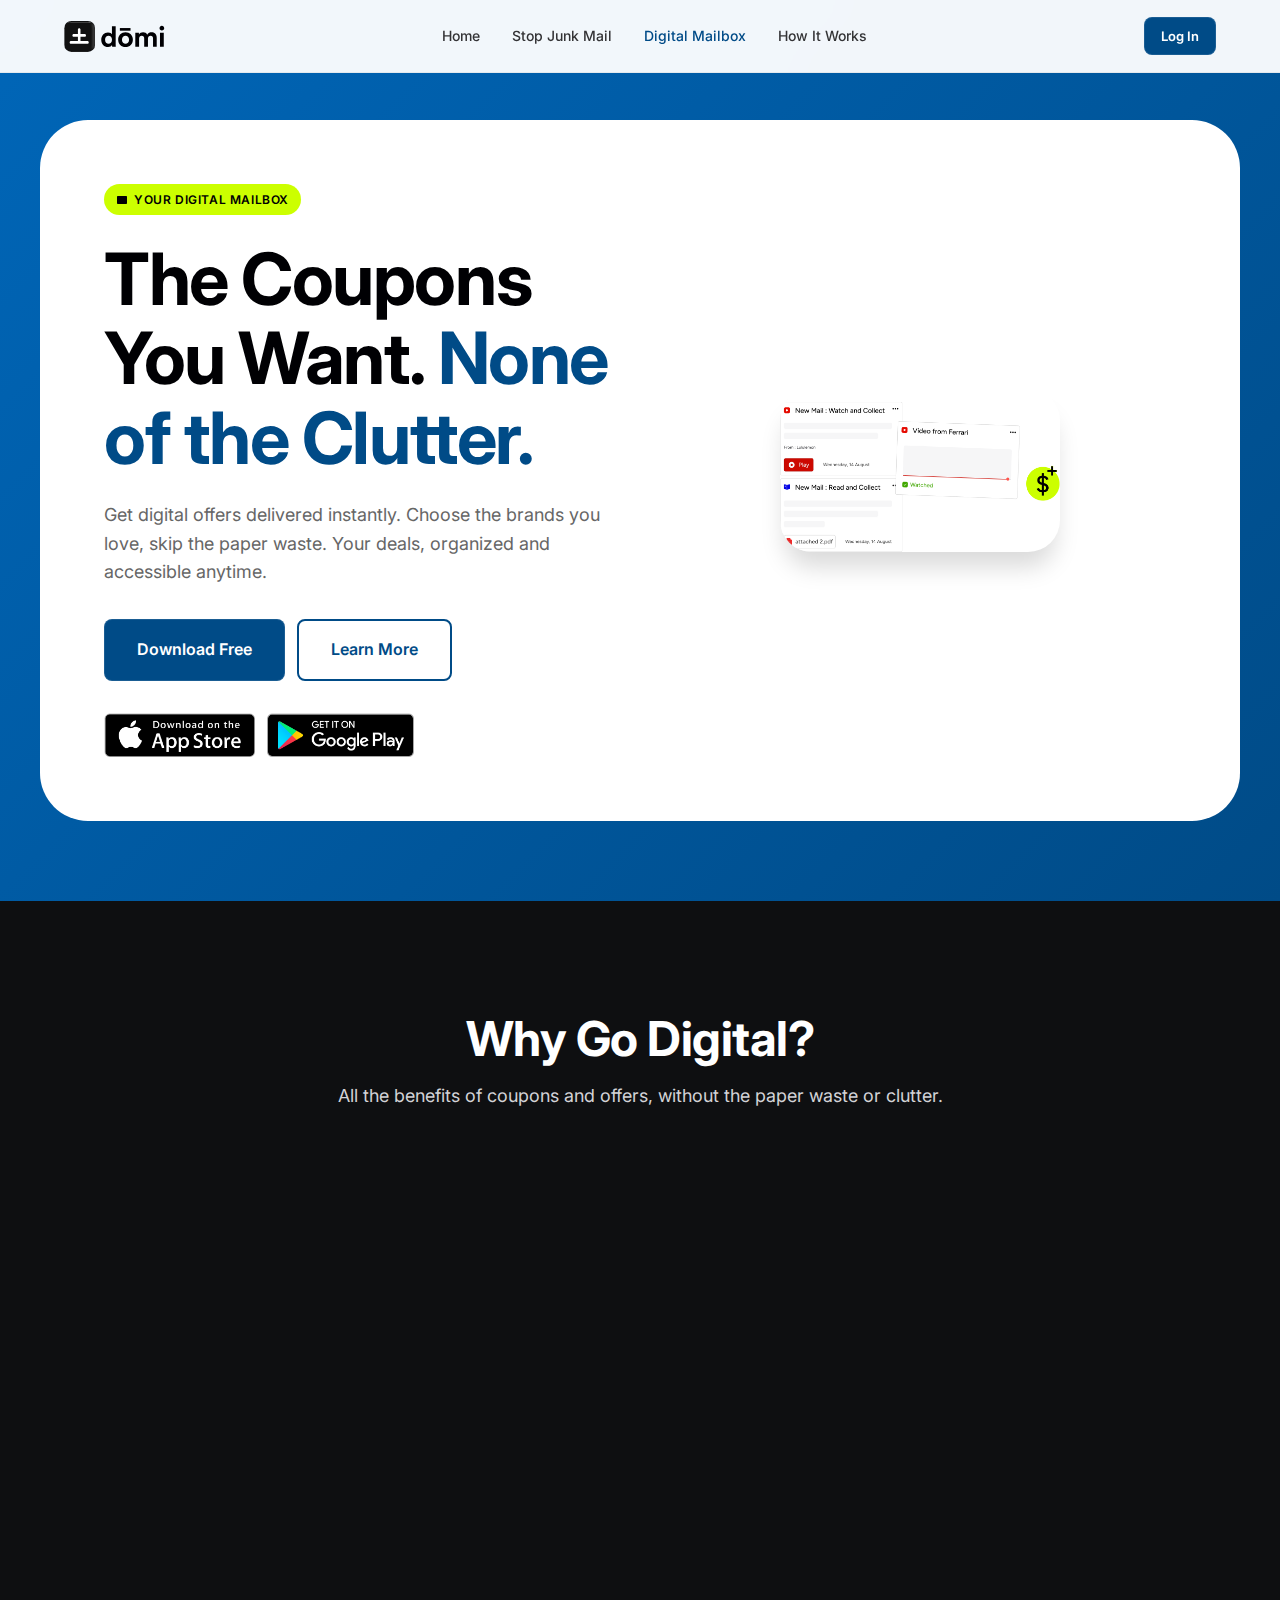
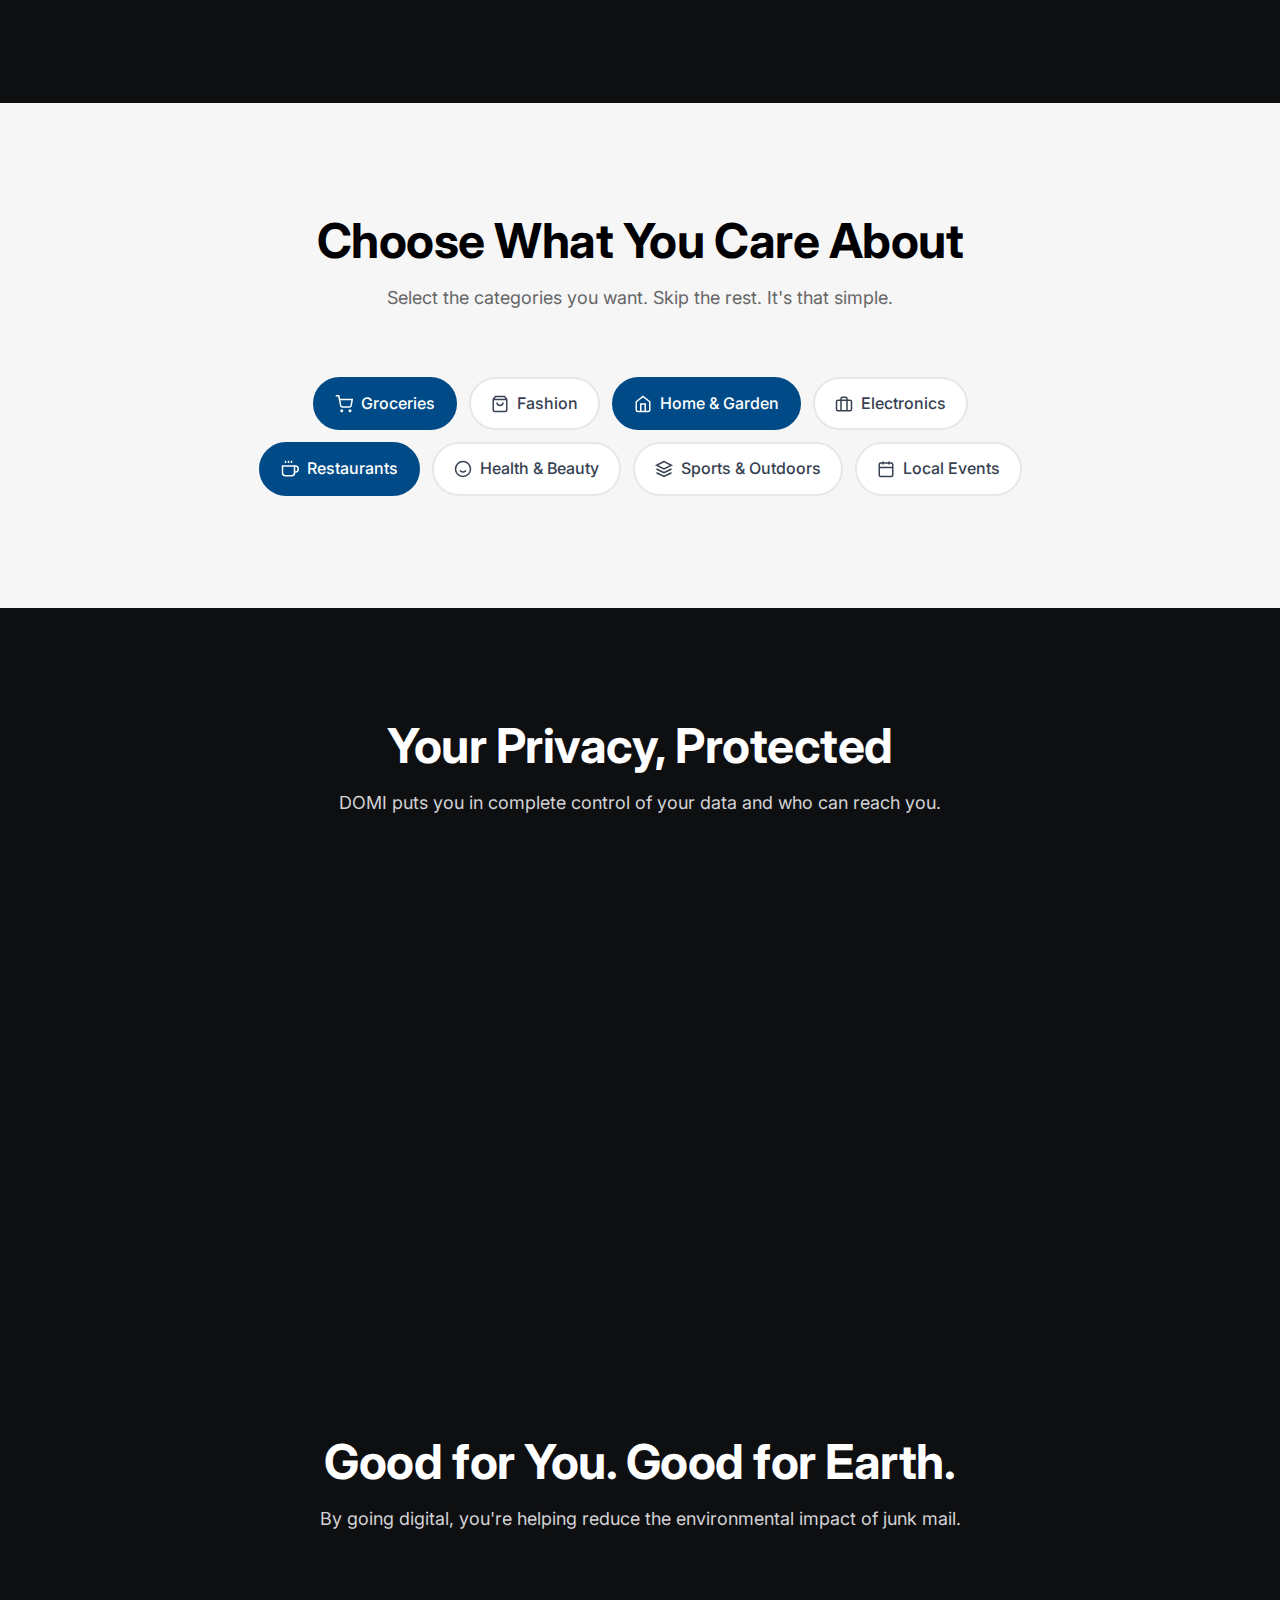
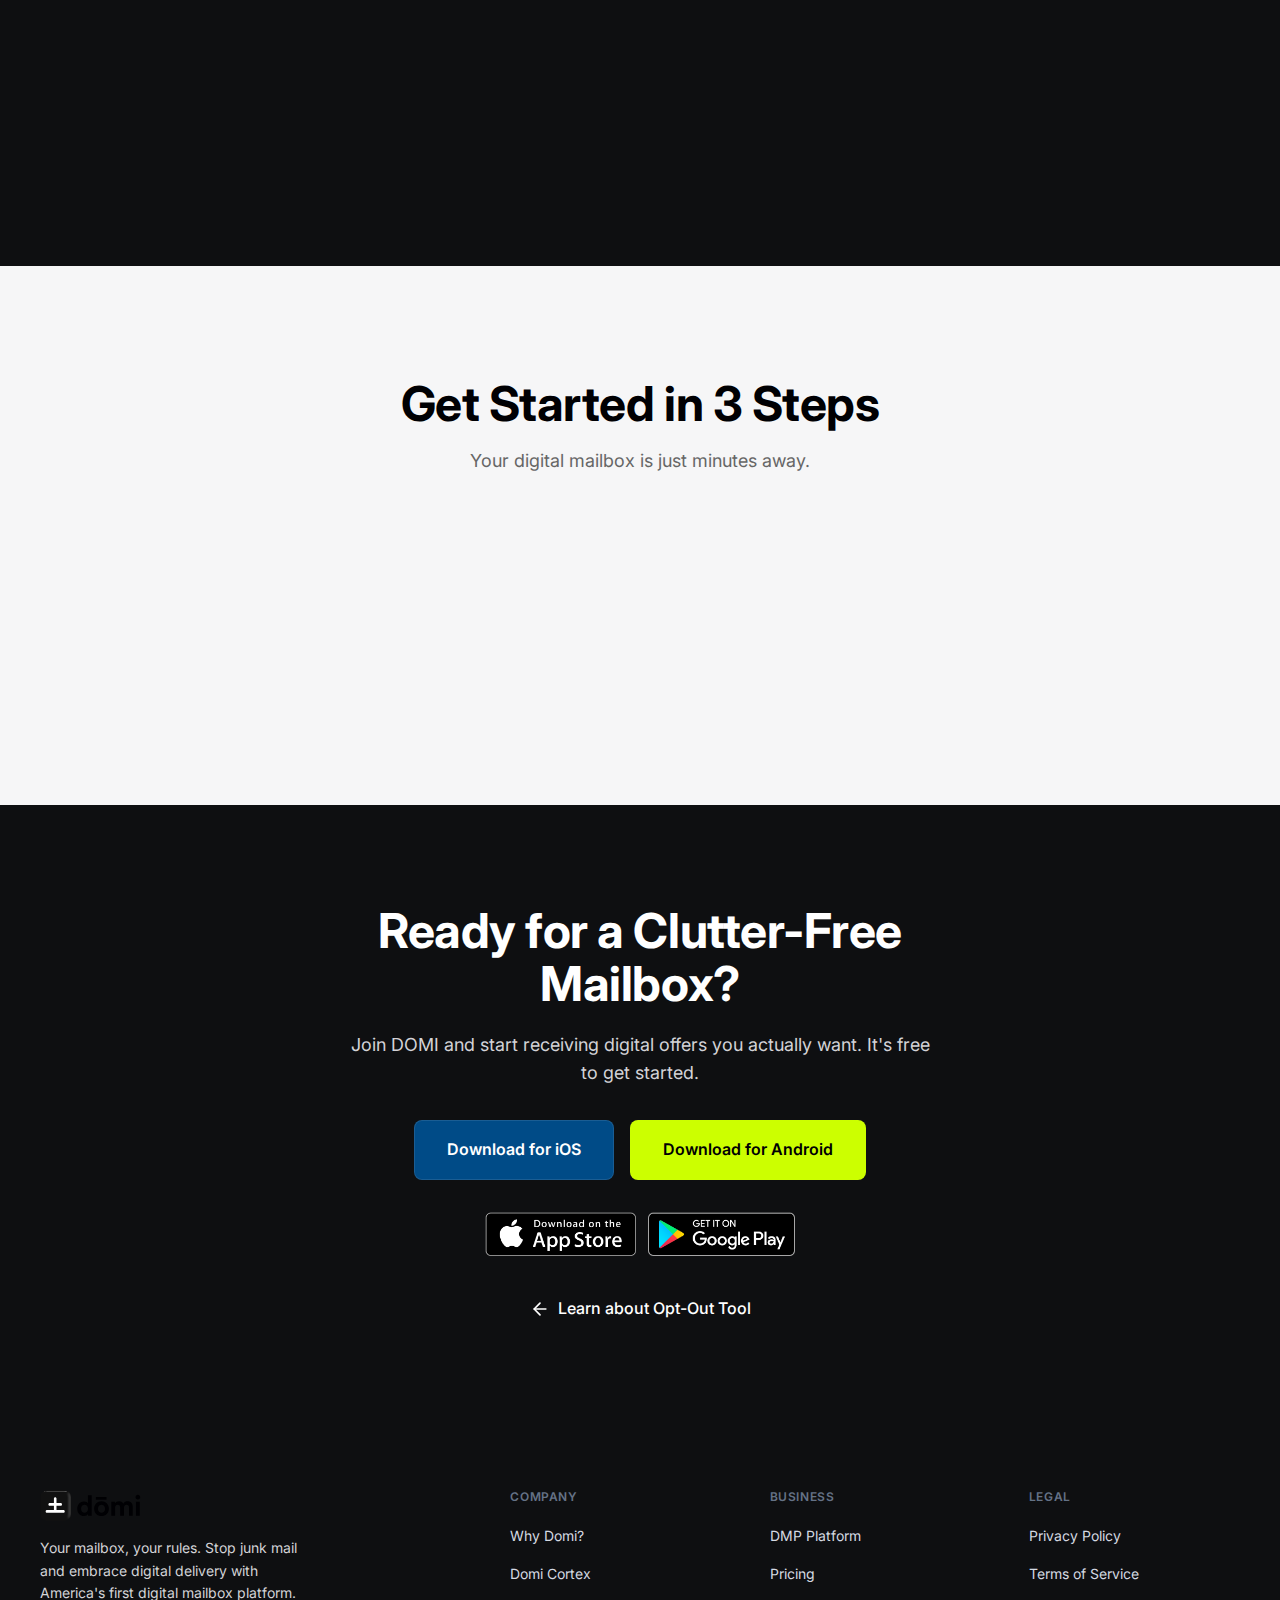
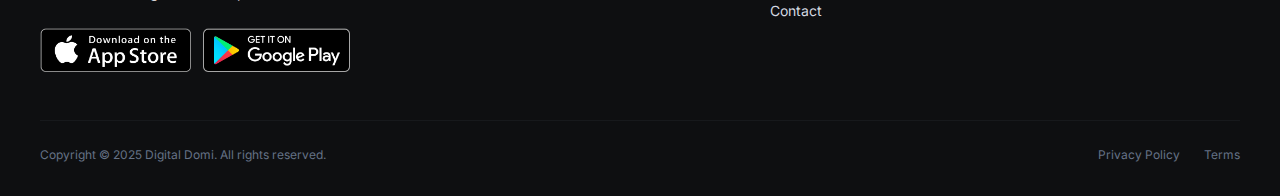
<file: digital-mailbox.html>
<!DOCTYPE html>
<html lang="en">
<head>
  <meta charset="UTF-8">
  <meta name="viewport" content="width=device-width, initial-scale=1.0">
  <title>Digital Mailbox - Coupons Without the Clutter | DOMI</title>
  <meta name="description" content="Get the deals you want delivered digitally. No more paper piling up, just instant access to coupons and offers you actually care about.">
  <meta property="og:image" content="assets/images/social-share.png">
  <link rel="stylesheet" href="css/styles.css">
  <link rel="icon" href="assets/images/brand-logo.png" type="image/png">
</head>
<body>
  <!-- Header -->
  <header class="header" id="header">
    <nav class="nav">
      <a href="index.html" class="logo">
        <img src="assets/images/primary-logo.svg" alt="DOMI">
      </a>
      <ul class="nav-links" id="navLinks">
        <li><a href="index.html">Home</a></li>
        <li><a href="opt-out.html">Stop Junk Mail</a></li>
        <li><a href="digital-mailbox.html" class="active">Digital Mailbox</a></li>
        <li><a href="index.html#how-it-works">How It Works</a></li>
      </ul>
      <div class="nav-cta">
        <a href="https://web.digitaldomi.com" class="btn btn-primary btn-sm" target="_blank" rel="noopener">Log In</a>
      </div>
      <button class="mobile-menu-btn" id="mobileMenuBtn" aria-label="Toggle menu">
        <svg xmlns="http://www.w3.org/2000/svg" viewBox="0 0 24 24" fill="none" stroke="currentColor" stroke-width="2" stroke-linecap="round" stroke-linejoin="round">
          <line x1="3" y1="12" x2="21" y2="12"></line>
          <line x1="3" y1="6" x2="21" y2="6"></line>
          <line x1="3" y1="18" x2="21" y2="18"></line>
        </svg>
      </button>
    </nav>
  </header>

  <!-- Hero Section -->
  <section class="hero" style="background: linear-gradient(135deg, #0066b8 0%, #004B87 100%);">
    <div class="hero-container">
      <div class="hero-grid">
        <div class="hero-text">
          <div class="hero-badge">
            <span class="badge badge-lime">
              <svg width="12" height="12" viewBox="0 0 24 24" fill="currentColor"><path d="M4 4h16c1.1 0 2 .9 2 2v12c0 1.1-.9 2-2 2H4c-1.1 0-2-.9-2-2V6c0-1.1.9-2 2-2z"/><polyline points="22,6 12,13 2,6" fill="none" stroke="currentColor" stroke-width="2"/></svg>
              Your Digital Mailbox
            </span>
          </div>
          <h1>The Coupons You Want. <span class="highlight">None of the Clutter.</span></h1>
          <p>Get digital offers delivered instantly. Choose the brands you love, skip the paper waste. Your deals, organized and accessible anytime.</p>
          <div class="hero-ctas">
            <a href="https://apps.apple.com/app/digital-domi/id6738277048" class="btn btn-primary btn-lg" target="_blank" rel="noopener">
              Download Free
            </a>
            <a href="#how-it-works" class="btn btn-outline btn-lg">
              Learn More
            </a>
          </div>
          <div class="app-badges mt-8">
            <a href="https://apps.apple.com/app/digital-domi/id6738277048" class="app-badge" target="_blank" rel="noopener">
              <img src="assets/images/app-store.png" alt="Download on App Store">
            </a>
            <a href="https://play.google.com/store/apps/details?id=com.domilabs.domi" class="app-badge" target="_blank" rel="noopener">
              <img src="assets/images/playstore.png" alt="Get it on Google Play">
            </a>
          </div>
        </div>
        <div class="hero-visual">
          <div class="phone-mockup float">
            <img src="assets/images/domi-in.png" alt="DOMI Digital Mailbox">
          </div>
        </div>
      </div>
    </div>
  </section>

  <!-- Two Feature Cards -->
  <section class="section section-dark" id="features">
    <div class="container">
      <div class="section-header">
        <h2>Why Go Digital?</h2>
        <p>All the benefits of coupons and offers, without the paper waste or clutter.</p>
      </div>
      <div class="features-grid">
        <!-- Feature 1 -->
        <div class="feature-card fade-in">
          <div class="feature-icon">
            <img src="assets/images/offers.png" alt="Digital Offers" style="width: 80px; height: 80px; object-fit: contain;">
          </div>
          <h3>Instant Access</h3>
          <p>Offers arrive the moment they're available. No waiting for mail delivery, no missing out on time-sensitive deals.</p>
          <ul class="feature-list">
            <li>
              <svg xmlns="http://www.w3.org/2000/svg" viewBox="0 0 24 24" fill="currentColor"><path d="M9 16.17L4.83 12l-1.42 1.41L9 19 21 7l-1.41-1.41z"/></svg>
              Real-time delivery
            </li>
            <li>
              <svg xmlns="http://www.w3.org/2000/svg" viewBox="0 0 24 24" fill="currentColor"><path d="M9 16.17L4.83 12l-1.42 1.41L9 19 21 7l-1.41-1.41z"/></svg>
              Push notifications for new offers
            </li>
            <li>
              <svg xmlns="http://www.w3.org/2000/svg" viewBox="0 0 24 24" fill="currentColor"><path d="M9 16.17L4.83 12l-1.42 1.41L9 19 21 7l-1.41-1.41z"/></svg>
              Never miss a deal again
            </li>
          </ul>
        </div>

        <!-- Feature 2 -->
        <div class="feature-card fade-in">
          <div class="feature-icon">
            <img src="assets/images/promotion.png" alt="Organized Promotions" style="width: 80px; height: 80px; object-fit: contain;">
          </div>
          <h3>Always Organized</h3>
          <p>No more digging through piles of paper. Your offers are sorted, searchable, and always at your fingertips.</p>
          <ul class="feature-list">
            <li>
              <svg xmlns="http://www.w3.org/2000/svg" viewBox="0 0 24 24" fill="currentColor"><path d="M9 16.17L4.83 12l-1.42 1.41L9 19 21 7l-1.41-1.41z"/></svg>
              Sorted by category
            </li>
            <li>
              <svg xmlns="http://www.w3.org/2000/svg" viewBox="0 0 24 24" fill="currentColor"><path d="M9 16.17L4.83 12l-1.42 1.41L9 19 21 7l-1.41-1.41z"/></svg>
              Search any offer instantly
            </li>
            <li>
              <svg xmlns="http://www.w3.org/2000/svg" viewBox="0 0 24 24" fill="currentColor"><path d="M9 16.17L4.83 12l-1.42 1.41L9 19 21 7l-1.41-1.41z"/></svg>
              Expiration reminders
            </li>
          </ul>
        </div>
      </div>
    </div>
  </section>

  <!-- Choose Your Categories -->
  <section class="section section-light" id="categories">
    <div class="container">
      <div class="section-header">
        <h2>Choose What You Care About</h2>
        <p>Select the categories you want. Skip the rest. It's that simple.</p>
      </div>
      <div style="max-width: 800px; margin: 0 auto;">
        <div style="display: flex; flex-wrap: wrap; gap: 12px; justify-content: center;">
          <div style="display: flex; align-items: center; gap: 8px; padding: 12px 20px; background: var(--primary-blue); border: 2px solid var(--primary-blue); border-radius: 100px; font-weight: 500; color: white;">
            <svg xmlns="http://www.w3.org/2000/svg" width="18" height="18" viewBox="0 0 24 24" fill="none" stroke="currentColor" stroke-width="2"><circle cx="9" cy="21" r="1"></circle><circle cx="20" cy="21" r="1"></circle><path d="M1 1h4l2.68 13.39a2 2 0 0 0 2 1.61h9.72a2 2 0 0 0 2-1.61L23 6H6"></path></svg>
            Groceries
          </div>
          <div style="display: flex; align-items: center; gap: 8px; padding: 12px 20px; background: white; border: 2px solid #E5E7EB; border-radius: 100px; font-weight: 500; color: #374151; cursor: pointer;">
            <svg xmlns="http://www.w3.org/2000/svg" width="18" height="18" viewBox="0 0 24 24" fill="none" stroke="currentColor" stroke-width="2"><path d="M6 2L3 6v14a2 2 0 0 0 2 2h14a2 2 0 0 0 2-2V6l-3-4z"></path><line x1="3" y1="6" x2="21" y2="6"></line><path d="M16 10a4 4 0 0 1-8 0"></path></svg>
            Fashion
          </div>
          <div style="display: flex; align-items: center; gap: 8px; padding: 12px 20px; background: var(--primary-blue); border: 2px solid var(--primary-blue); border-radius: 100px; font-weight: 500; color: white;">
            <svg xmlns="http://www.w3.org/2000/svg" width="18" height="18" viewBox="0 0 24 24" fill="none" stroke="currentColor" stroke-width="2"><path d="M3 9l9-7 9 7v11a2 2 0 0 1-2 2H5a2 2 0 0 1-2-2z"></path><polyline points="9 22 9 12 15 12 15 22"></polyline></svg>
            Home & Garden
          </div>
          <div style="display: flex; align-items: center; gap: 8px; padding: 12px 20px; background: white; border: 2px solid #E5E7EB; border-radius: 100px; font-weight: 500; color: #374151; cursor: pointer;">
            <svg xmlns="http://www.w3.org/2000/svg" width="18" height="18" viewBox="0 0 24 24" fill="none" stroke="currentColor" stroke-width="2"><rect x="2" y="7" width="20" height="14" rx="2" ry="2"></rect><path d="M16 21V5a2 2 0 0 0-2-2h-4a2 2 0 0 0-2 2v16"></path></svg>
            Electronics
          </div>
          <div style="display: flex; align-items: center; gap: 8px; padding: 12px 20px; background: var(--primary-blue); border: 2px solid var(--primary-blue); border-radius: 100px; font-weight: 500; color: white;">
            <svg xmlns="http://www.w3.org/2000/svg" width="18" height="18" viewBox="0 0 24 24" fill="none" stroke="currentColor" stroke-width="2"><path d="M18 8h1a4 4 0 0 1 0 8h-1"></path><path d="M2 8h16v9a4 4 0 0 1-4 4H6a4 4 0 0 1-4-4V8z"></path><line x1="6" y1="1" x2="6" y2="4"></line><line x1="10" y1="1" x2="10" y2="4"></line><line x1="14" y1="1" x2="14" y2="4"></line></svg>
            Restaurants
          </div>
          <div style="display: flex; align-items: center; gap: 8px; padding: 12px 20px; background: white; border: 2px solid #E5E7EB; border-radius: 100px; font-weight: 500; color: #374151; cursor: pointer;">
            <svg xmlns="http://www.w3.org/2000/svg" width="18" height="18" viewBox="0 0 24 24" fill="none" stroke="currentColor" stroke-width="2"><circle cx="12" cy="12" r="10"></circle><path d="M8 14s1.5 2 4 2 4-2 4-2"></path><line x1="9" y1="9" x2="9.01" y2="9"></line><line x1="15" y1="9" x2="15.01" y2="9"></line></svg>
            Health & Beauty
          </div>
          <div style="display: flex; align-items: center; gap: 8px; padding: 12px 20px; background: white; border: 2px solid #E5E7EB; border-radius: 100px; font-weight: 500; color: #374151; cursor: pointer;">
            <svg xmlns="http://www.w3.org/2000/svg" width="18" height="18" viewBox="0 0 24 24" fill="none" stroke="currentColor" stroke-width="2"><polygon points="12 2 2 7 12 12 22 7 12 2"></polygon><polyline points="2 17 12 22 22 17"></polyline><polyline points="2 12 12 17 22 12"></polyline></svg>
            Sports & Outdoors
          </div>
          <div style="display: flex; align-items: center; gap: 8px; padding: 12px 20px; background: white; border: 2px solid #E5E7EB; border-radius: 100px; font-weight: 500; color: #374151; cursor: pointer;">
            <svg xmlns="http://www.w3.org/2000/svg" width="18" height="18" viewBox="0 0 24 24" fill="none" stroke="currentColor" stroke-width="2"><rect x="3" y="4" width="18" height="18" rx="2" ry="2"></rect><line x1="16" y1="2" x2="16" y2="6"></line><line x1="8" y1="2" x2="8" y2="6"></line><line x1="3" y1="10" x2="21" y2="10"></line></svg>
            Local Events
          </div>
        </div>
      </div>
    </div>
  </section>

  <!-- Privacy Section -->
  <section class="section section-dark">
    <div class="container">
      <div class="section-header">
        <h2>Your Privacy, Protected</h2>
        <p>DOMI puts you in complete control of your data and who can reach you.</p>
      </div>
      <div class="stats-grid" style="max-width: 900px; margin: 0 auto;">
        <div class="stat-card fade-in" style="text-align: left; display: flex; align-items: flex-start; gap: 16px;">
          <div style="width: 48px; height: 48px; background: var(--lime); border-radius: 12px; display: flex; align-items: center; justify-content: center; flex-shrink: 0;">
            <svg xmlns="http://www.w3.org/2000/svg" width="24" height="24" viewBox="0 0 24 24" fill="none" stroke="#004B87" stroke-width="2">
              <rect x="3" y="11" width="18" height="11" rx="2" ry="2"></rect>
              <path d="M7 11V7a5 5 0 0 1 10 0v4"></path>
            </svg>
          </div>
          <div>
            <div class="stat-label" style="font-size: 1rem; font-weight: 600; color: white; margin-bottom: 4px;">You Decide Who Gets Access</div>
            <p style="font-size: 0.875rem; color: rgba(255,255,255,0.7); margin: 0;">Only approved brands can send you offers. Everyone else is blocked by default.</p>
          </div>
        </div>
        <div class="stat-card fade-in" style="text-align: left; display: flex; align-items: flex-start; gap: 16px;">
          <div style="width: 48px; height: 48px; background: var(--lime); border-radius: 12px; display: flex; align-items: center; justify-content: center; flex-shrink: 0;">
            <svg xmlns="http://www.w3.org/2000/svg" width="24" height="24" viewBox="0 0 24 24" fill="none" stroke="#004B87" stroke-width="2">
              <polyline points="3 6 5 6 21 6"></polyline>
              <path d="M19 6v14a2 2 0 0 1-2 2H7a2 2 0 0 1-2-2V6m3 0V4a2 2 0 0 1 2-2h4a2 2 0 0 1 2 2v2"></path>
            </svg>
          </div>
          <div>
            <div class="stat-label" style="font-size: 1rem; font-weight: 600; color: white; margin-bottom: 4px;">Unsubscribe with One Tap</div>
            <p style="font-size: 0.875rem; color: rgba(255,255,255,0.7); margin: 0;">Changed your mind? Remove any sender instantly. No hoops to jump through.</p>
          </div>
        </div>
        <div class="stat-card fade-in" style="text-align: left; display: flex; align-items: flex-start; gap: 16px;">
          <div style="width: 48px; height: 48px; background: var(--lime); border-radius: 12px; display: flex; align-items: center; justify-content: center; flex-shrink: 0;">
            <svg xmlns="http://www.w3.org/2000/svg" width="24" height="24" viewBox="0 0 24 24" fill="none" stroke="#004B87" stroke-width="2">
              <path d="M12 22s8-4 8-10V5l-8-3-8 3v7c0 6 8 10 8 10z"></path>
            </svg>
          </div>
          <div>
            <div class="stat-label" style="font-size: 1rem; font-weight: 600; color: white; margin-bottom: 4px;">Your Data Stays Yours</div>
            <p style="font-size: 0.875rem; color: rgba(255,255,255,0.7); margin: 0;">We never sell your information. Your digital address is yours alone.</p>
          </div>
        </div>
      </div>
    </div>
  </section>

  <!-- Environmental Impact -->
  <section class="section section-dark" id="impact">
    <div class="container">
      <div class="section-header">
        <h2>Good for You. Good for Earth.</h2>
        <p>By going digital, you're helping reduce the environmental impact of junk mail.</p>
      </div>
      <div class="stats-grid">
        <div class="stat-card fade-in">
          <div class="stat-number">41</div>
          <div class="stat-label">Pounds of paper saved per home</div>
        </div>
        <div class="stat-card fade-in">
          <div class="stat-number">100M</div>
          <div class="stat-label">Trees saved if every home went digital</div>
        </div>
        <div class="stat-card fade-in">
          <div class="stat-number">Zero</div>
          <div class="stat-label">Carbon footprint from digital delivery</div>
        </div>
      </div>
    </div>
  </section>

  <!-- How It Works -->
  <section class="section section-light" id="how-it-works">
    <div class="container">
      <div class="section-header">
        <h2>Get Started in 3 Steps</h2>
        <p>Your digital mailbox is just minutes away.</p>
      </div>
      <div class="steps">
        <div class="step fade-in">
          <div class="step-number">1</div>
          <h4>Verify Your Address</h4>
          <p>Create your unique DOMI ID by verifying your physical address with your ID.</p>
        </div>
        <div class="step fade-in">
          <div class="step-number">2</div>
          <h4>Choose Your Categories</h4>
          <p>Select the types of offers you want to receive. Skip anything you don't.</p>
        </div>
        <div class="step fade-in">
          <div class="step-number">3</div>
          <h4>Enjoy Your Deals</h4>
          <p>Get digital offers delivered instantly. Access them anytime, anywhere.</p>
        </div>
      </div>
    </div>
  </section>

  <!-- CTA Section -->
  <section class="cta-section" id="get-started">
    <div class="cta-content">
      <h2>Ready for a Clutter-Free Mailbox?</h2>
      <p>Join DOMI and start receiving digital offers you actually want. It's free to get started.</p>
      <div class="cta-buttons">
        <a href="https://apps.apple.com/app/digital-domi/id6738277048" class="btn btn-primary btn-lg" target="_blank" rel="noopener">
          Download for iOS
        </a>
        <a href="https://play.google.com/store/apps/details?id=com.domilabs.domi" class="btn btn-lime btn-lg" target="_blank" rel="noopener">
          Download for Android
        </a>
      </div>
      <div class="app-badges mt-8" style="justify-content: center;">
        <a href="https://apps.apple.com/app/digital-domi/id6738277048" class="app-badge" target="_blank" rel="noopener">
          <img src="assets/images/app-store.png" alt="Download on App Store">
        </a>
        <a href="https://play.google.com/store/apps/details?id=com.domilabs.domi" class="app-badge" target="_blank" rel="noopener">
          <img src="assets/images/playstore.png" alt="Get it on Google Play">
        </a>
      </div>
      <a href="opt-out.html" style="display: inline-flex; align-items: center; gap: 8px; color: white; font-weight: 500; margin-top: 40px; text-decoration: none;">
        <svg xmlns="http://www.w3.org/2000/svg" width="20" height="20" viewBox="0 0 24 24" fill="none" stroke="currentColor" stroke-width="2" stroke-linecap="round" stroke-linejoin="round">
          <line x1="19" y1="12" x2="5" y2="12"></line>
          <polyline points="12 19 5 12 12 5"></polyline>
        </svg>
        Learn about Opt-Out Tool
      </a>
    </div>
  </section>

  <!-- Footer -->
  <footer class="footer">
    <div class="footer-content">
      <div class="footer-grid">
        <div class="footer-brand">
          <a href="index.html" class="logo">
            <img src="assets/images/primary-logo.svg" alt="DOMI">
          </a>
          <p>Your mailbox, your rules. Stop junk mail and embrace digital delivery with America's first digital mailbox platform.</p>
          <div class="app-badges">
            <a href="https://apps.apple.com/app/digital-domi/id6738277048" class="app-badge" target="_blank" rel="noopener">
              <img src="assets/images/app-store.png" alt="Download on App Store">
            </a>
            <a href="https://play.google.com/store/apps/details?id=com.domilabs.domi" class="app-badge" target="_blank" rel="noopener">
              <img src="assets/images/playstore.png" alt="Get it on Google Play">
            </a>
          </div>
        </div>
        <div class="footer-links">
          <h4>Company</h4>
          <ul>
            <li><a href="https://digitaldomi.com" target="_blank" rel="noopener">Why Domi?</a></li>
            <li><a href="https://digitaldomi.com" target="_blank" rel="noopener">Domi Cortex</a></li>
          </ul>
        </div>
        <div class="footer-links">
          <h4>Business</h4>
          <ul>
            <li><a href="https://mailer.digitaldomi.com" target="_blank" rel="noopener">DMP Platform</a></li>
            <li><a href="https://digitaldomi.com" target="_blank" rel="noopener">Pricing</a></li>
            <li><a href="https://digitaldomi.com" target="_blank" rel="noopener">Contact</a></li>
          </ul>
        </div>
        <div class="footer-links">
          <h4>Legal</h4>
          <ul>
            <li><a href="https://digitaldomi.com" target="_blank" rel="noopener">Privacy Policy</a></li>
            <li><a href="https://digitaldomi.com" target="_blank" rel="noopener">Terms of Service</a></li>
          </ul>
        </div>
      </div>
      <div class="footer-divider"></div>
      <div class="footer-bottom">
        <p>Copyright &copy; 2025 Digital Domi. All rights reserved.</p>
        <div class="footer-legal">
          <a href="https://digitaldomi.com" target="_blank" rel="noopener">Privacy Policy</a>
          <a href="https://digitaldomi.com" target="_blank" rel="noopener">Terms</a>
        </div>
      </div>
    </div>
  </footer>

  <script src="js/main.js"></script>
</body>
</html>
</file>
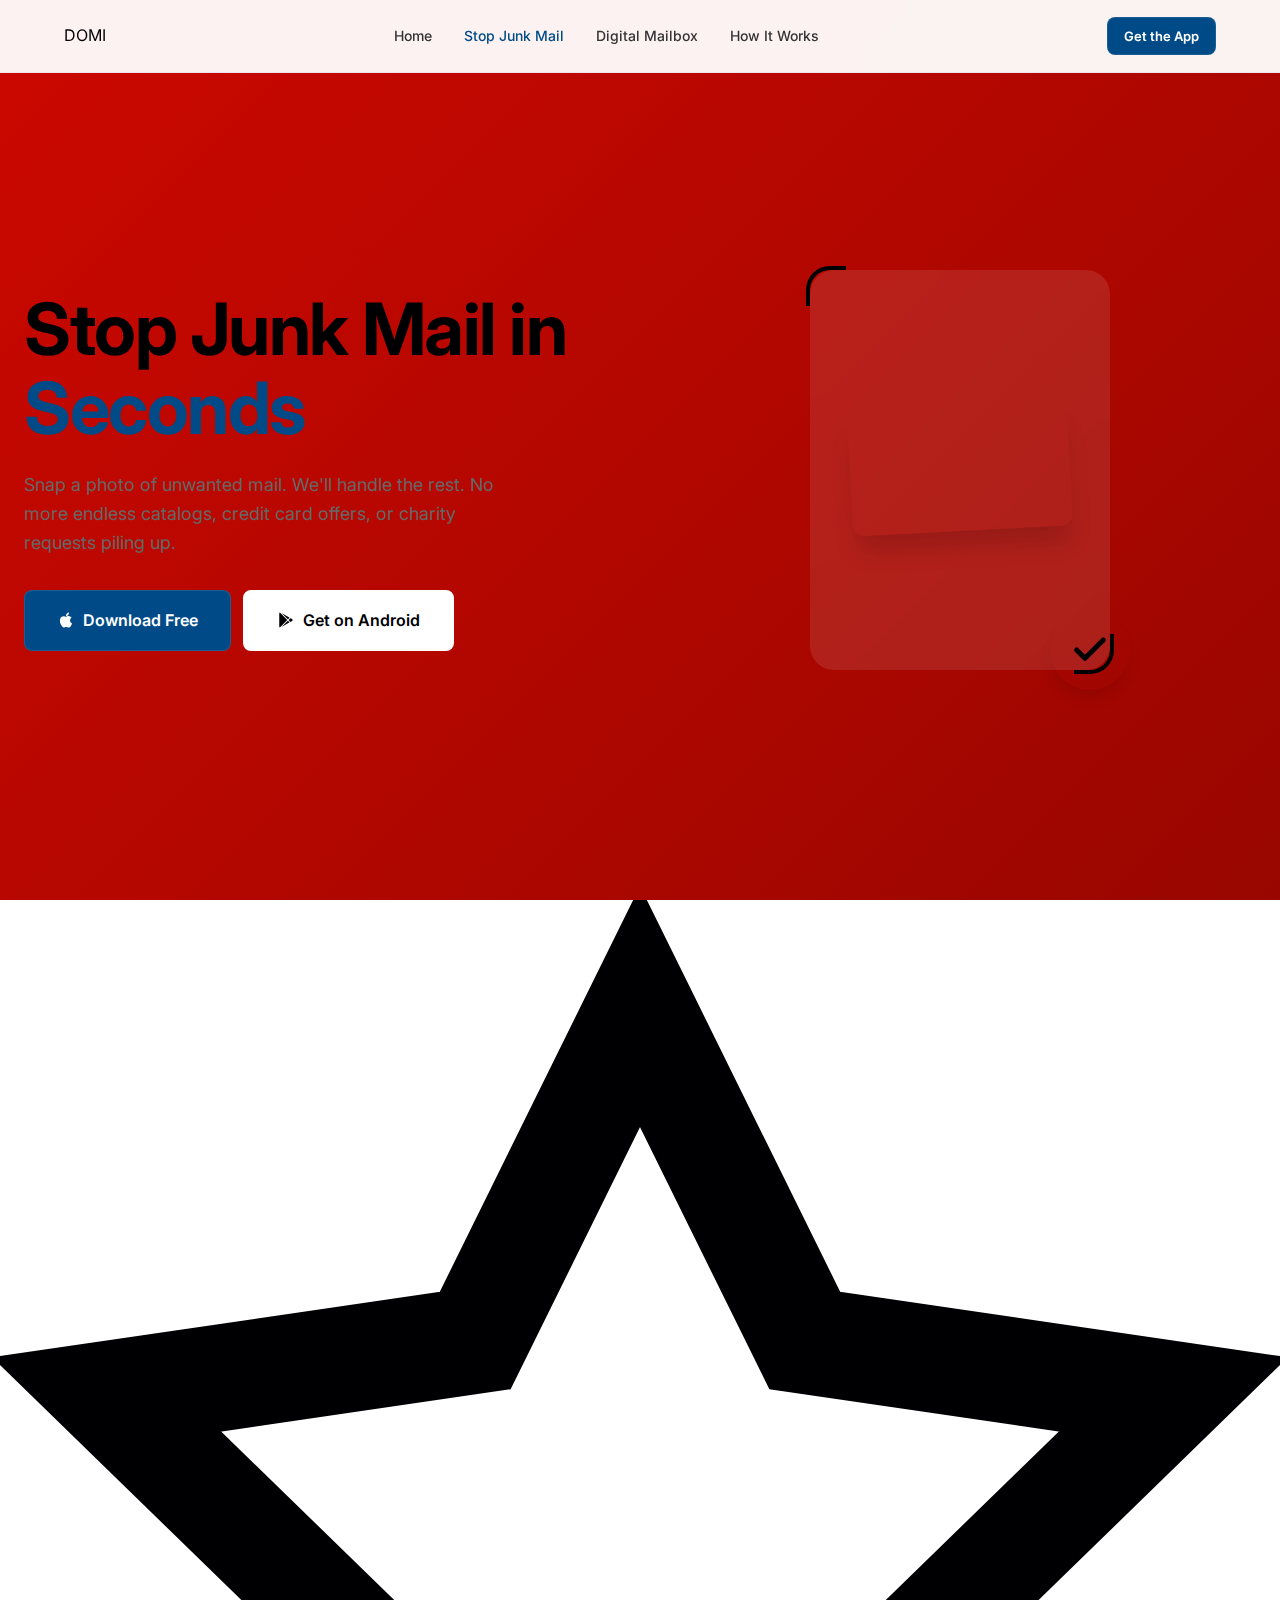
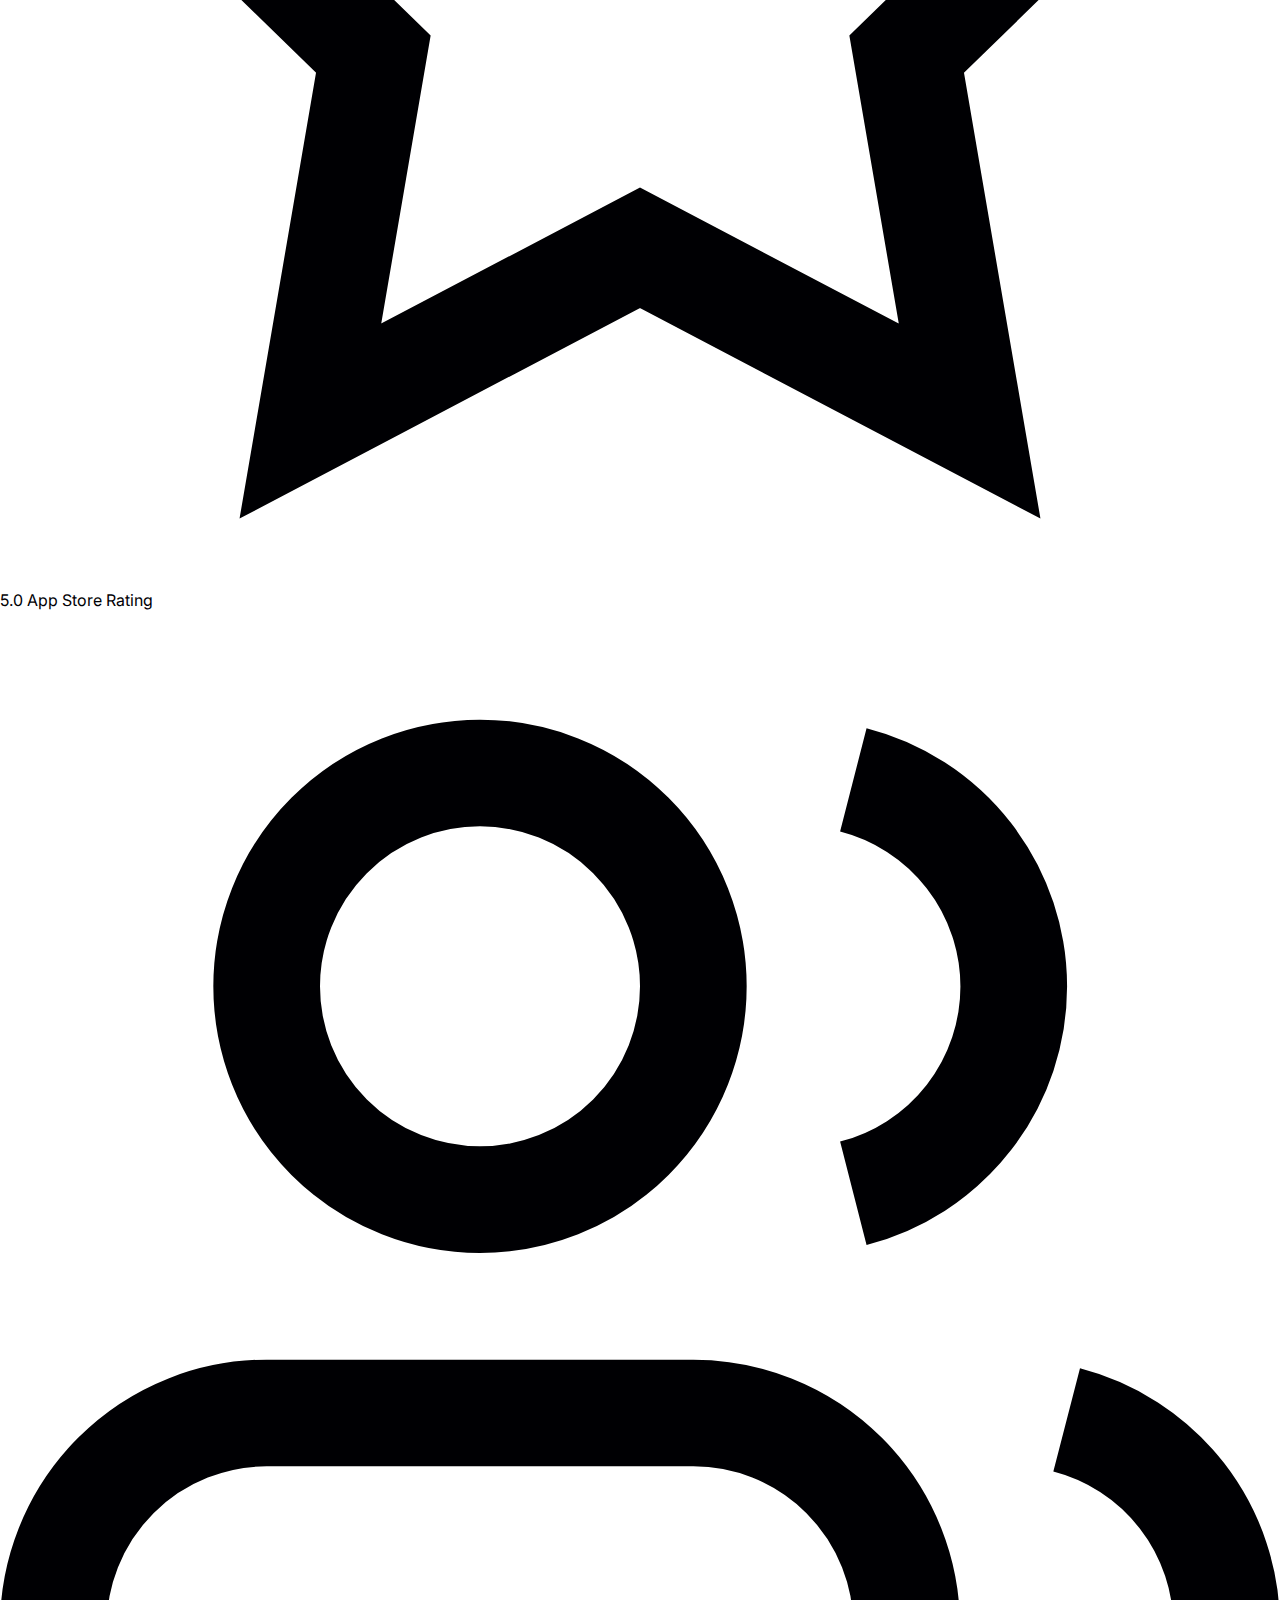
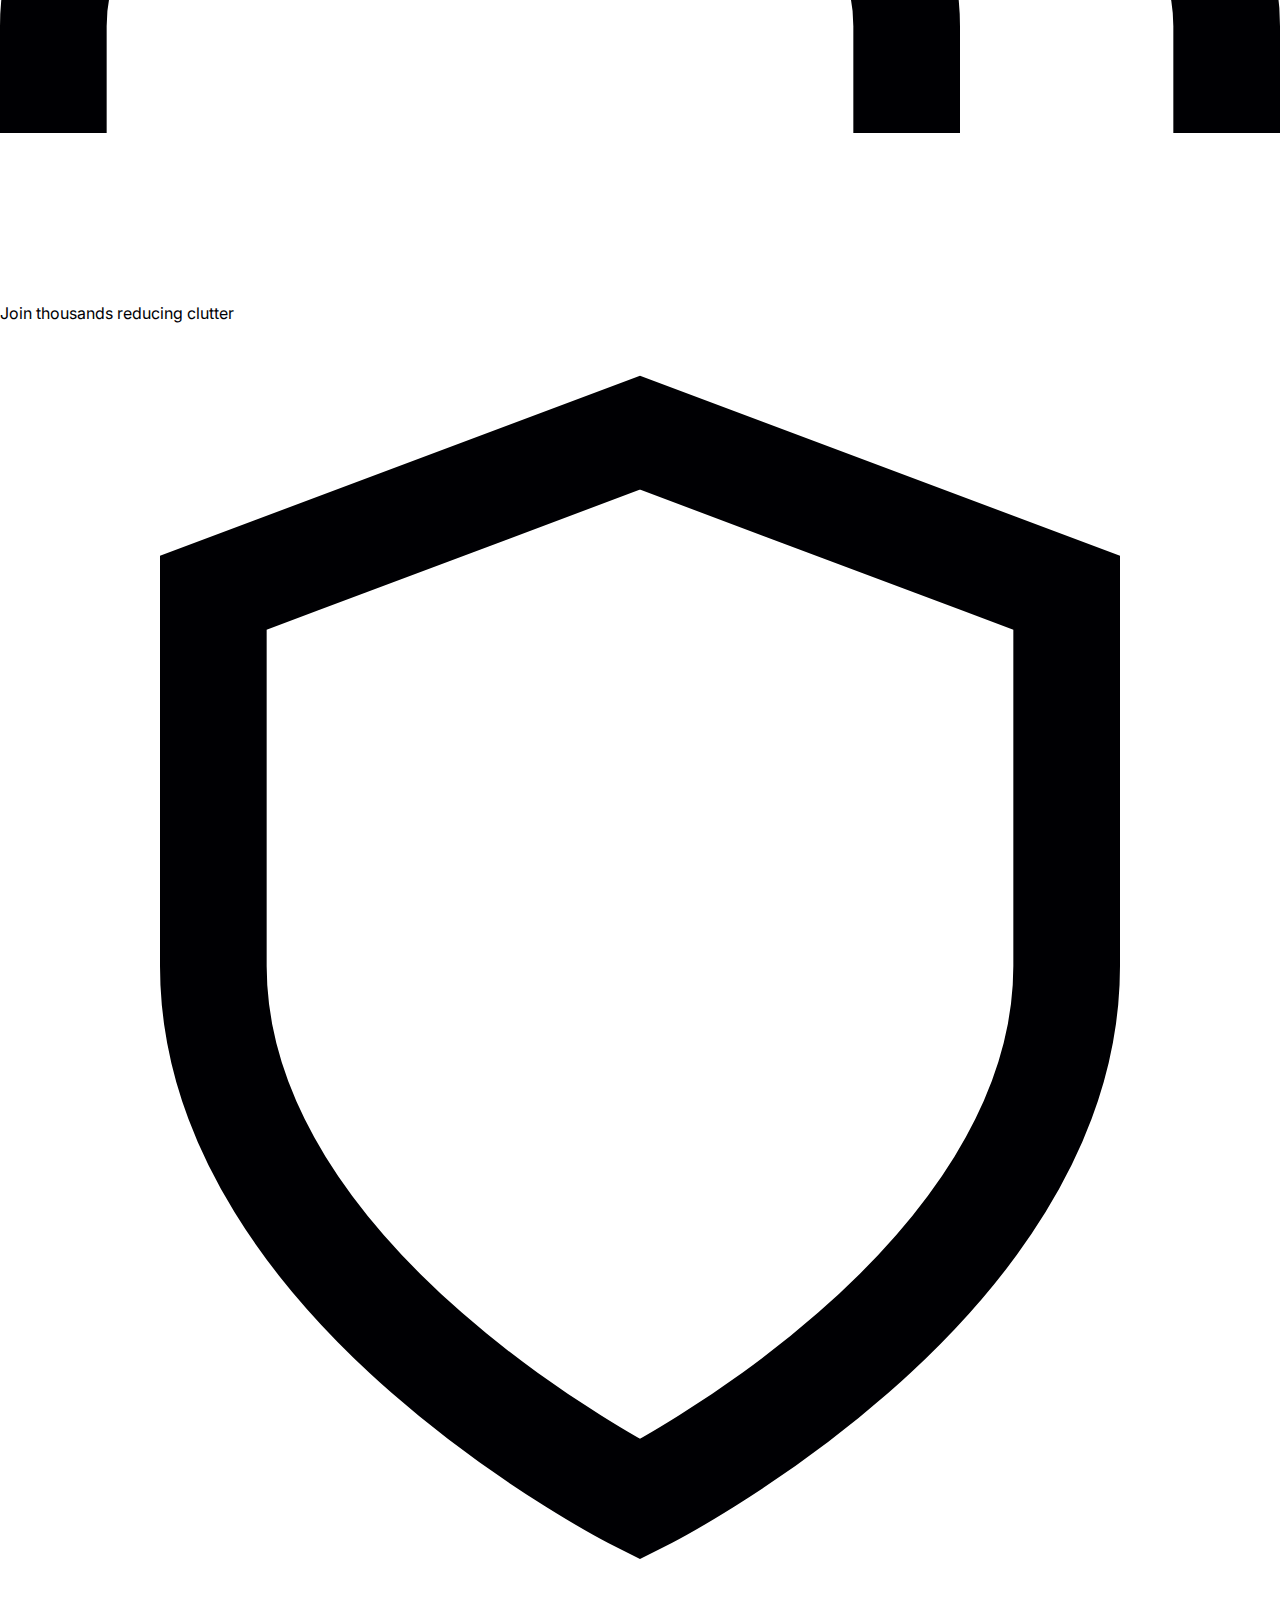
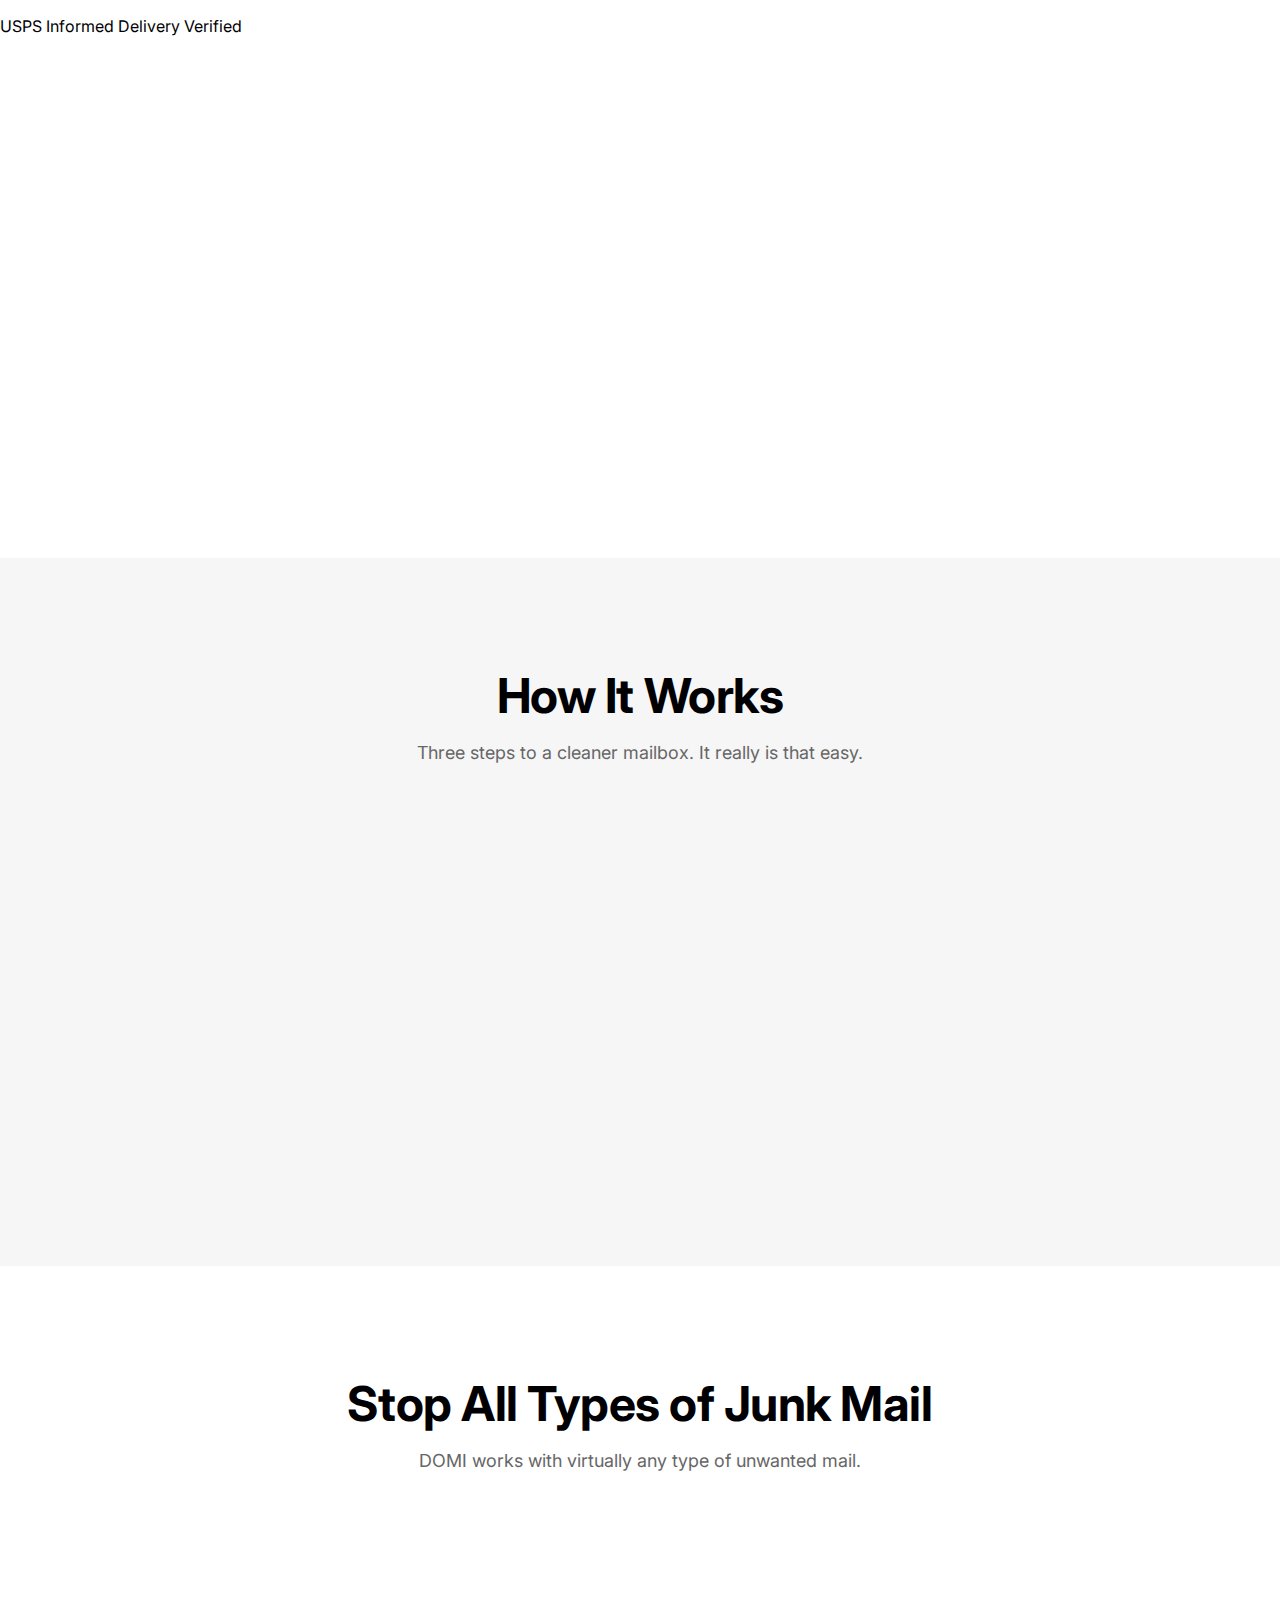
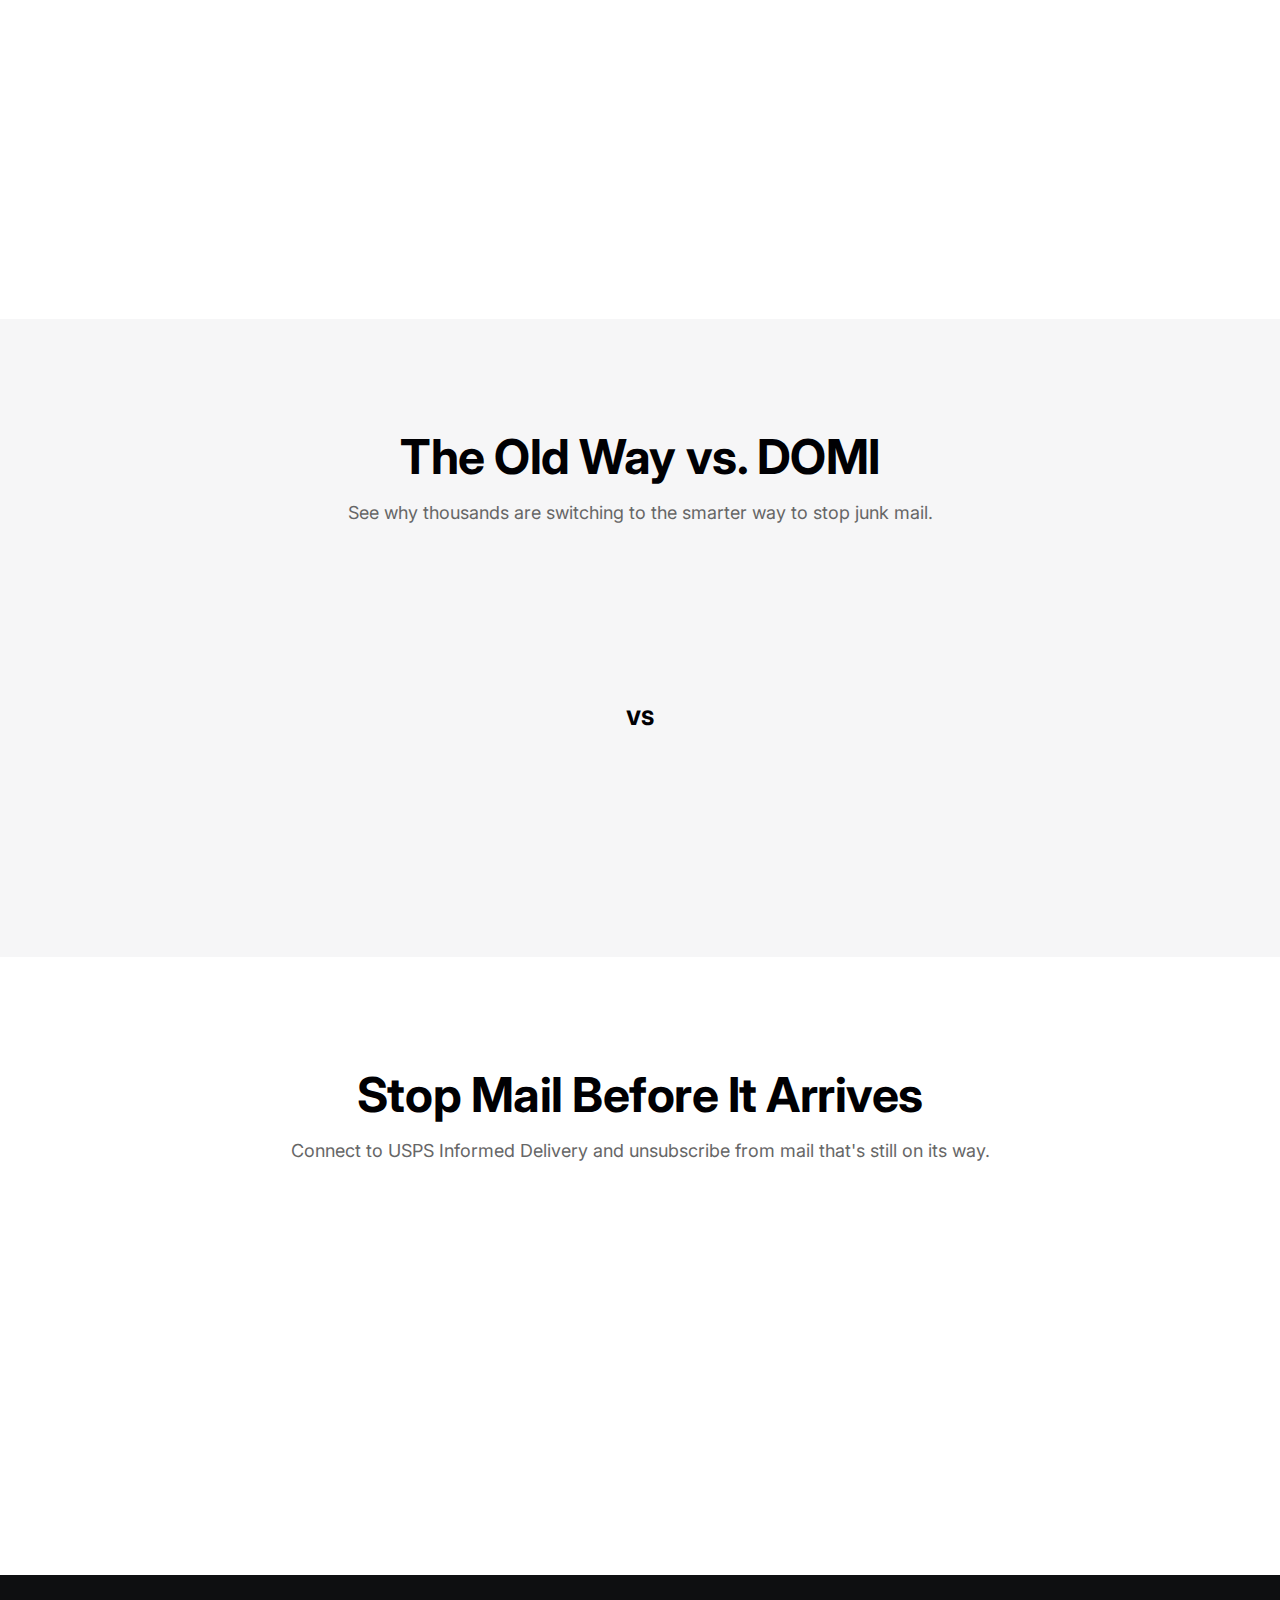
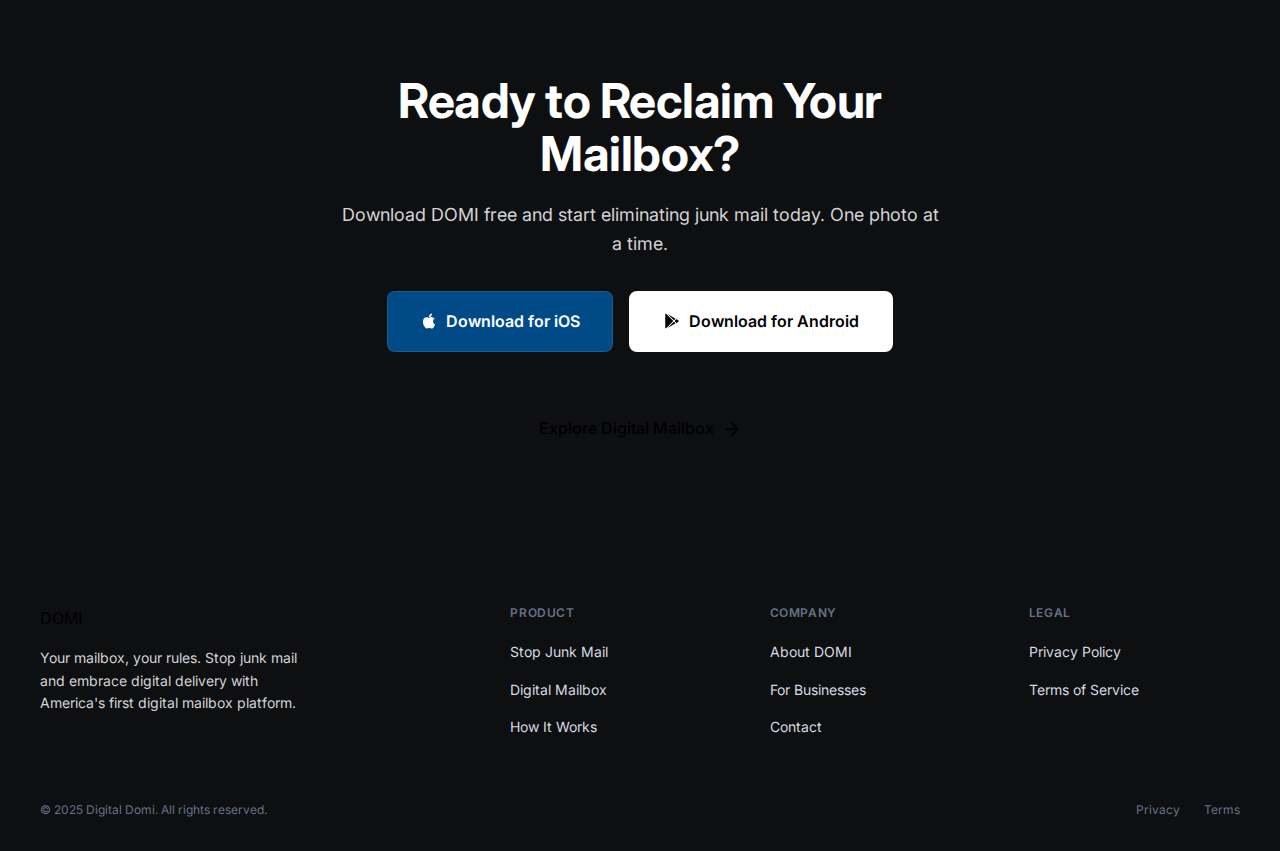
<file: opt-out.html>
<!DOCTYPE html>
<html lang="en">
<head>
  <meta charset="UTF-8">
  <meta name="viewport" content="width=device-width, initial-scale=1.0">
  <title>Stop Junk Mail in Seconds | DOMI</title>
  <meta name="description" content="Take a photo of unwanted mail and DOMI removes you from mailing lists automatically. The easiest way to stop junk mail.">
  <link rel="stylesheet" href="css/styles.css">
  <link rel="icon" type="image/svg+xml" href="data:image/svg+xml,<svg xmlns='http://www.w3.org/2000/svg' viewBox='0 0 100 100'><rect fill='%23004B87' width='100' height='100' rx='20'/><text y='.9em' x='50%' text-anchor='middle' font-size='60' fill='%23CCFF00'>D</text></svg>">
  <style>
    /* Page-specific styles */
    .hero-optout {
      background: linear-gradient(135deg, #CC0800 0%, #990600 100%);
    }

    .hero-optout::before {
      background:
        radial-gradient(circle at 20% 80%, rgba(255, 255, 255, 0.1) 0%, transparent 50%),
        radial-gradient(circle at 80% 20%, rgba(255, 255, 255, 0.08) 0%, transparent 40%);
    }

    .scan-visual {
      position: relative;
      display: flex;
      justify-content: center;
      align-items: center;
    }

    .scan-frame {
      position: relative;
      width: 300px;
      height: 400px;
      border: 4px solid var(--lime);
      border-radius: var(--radius-xl);
      display: flex;
      align-items: center;
      justify-content: center;
      background: rgba(255, 255, 255, 0.1);
      backdrop-filter: blur(10px);
    }

    .scan-frame::before,
    .scan-frame::after {
      content: '';
      position: absolute;
      width: 40px;
      height: 40px;
      border-color: var(--lime);
      border-style: solid;
    }

    .scan-frame::before {
      top: -4px;
      left: -4px;
      border-width: 4px 0 0 4px;
      border-radius: var(--radius-xl) 0 0 0;
    }

    .scan-frame::after {
      bottom: -4px;
      right: -4px;
      border-width: 0 4px 4px 0;
      border-radius: 0 0 var(--radius-xl) 0;
    }

    .mail-piece {
      width: 220px;
      background: var(--white);
      border-radius: var(--radius-md);
      padding: 20px;
      box-shadow: var(--shadow-xl);
      transform: rotate(-3deg);
    }

    .mail-piece-header {
      display: flex;
      justify-content: space-between;
      margin-bottom: 12px;
    }

    .mail-piece-logo {
      width: 60px;
      height: 20px;
      background: var(--gray-300);
      border-radius: var(--radius-sm);
    }

    .mail-piece-stamp {
      width: 30px;
      height: 30px;
      background: var(--red);
      border-radius: var(--radius-sm);
    }

    .mail-piece-lines {
      display: flex;
      flex-direction: column;
      gap: 8px;
    }

    .mail-piece-line {
      height: 8px;
      background: var(--gray-200);
      border-radius: var(--radius-full);
    }

    .mail-piece-line:nth-child(1) { width: 80%; }
    .mail-piece-line:nth-child(2) { width: 60%; }
    .mail-piece-line:nth-child(3) { width: 70%; }

    .scan-line {
      position: absolute;
      left: 0;
      right: 0;
      height: 3px;
      background: linear-gradient(90deg, transparent, var(--lime), transparent);
      animation: scan 2s ease-in-out infinite;
    }

    @keyframes scan {
      0%, 100% { top: 20px; opacity: 0; }
      10% { opacity: 1; }
      90% { opacity: 1; }
      100% { top: calc(100% - 20px); opacity: 0; }
    }

    .unsubscribe-badge {
      position: absolute;
      bottom: -20px;
      right: -20px;
      width: 80px;
      height: 80px;
      background: var(--lime);
      border-radius: 50%;
      display: flex;
      align-items: center;
      justify-content: center;
      box-shadow: var(--shadow-lg);
      animation: pop 0.3s ease-out 2s both;
    }

    .unsubscribe-badge svg {
      width: 40px;
      height: 40px;
      color: var(--navy);
    }

    @keyframes pop {
      0% { transform: scale(0); }
      70% { transform: scale(1.2); }
      100% { transform: scale(1); }
    }

    .problem-solution {
      display: grid;
      grid-template-columns: 1fr 1fr;
      gap: 32px;
      max-width: 900px;
      margin: 0 auto;
    }

    @media (max-width: 768px) {
      .problem-solution {
        grid-template-columns: 1fr;
      }
    }

    .problem-card, .solution-card {
      padding: 40px;
      border-radius: var(--radius-xl);
      text-align: center;
    }

    .problem-card {
      background: var(--gray-100);
      border: 2px solid var(--gray-200);
    }

    .problem-card h3 {
      color: var(--red);
    }

    .solution-card {
      background: linear-gradient(135deg, var(--navy) 0%, var(--navy-light) 100%);
      color: var(--white);
    }

    .solution-card h3, .solution-card p {
      color: var(--white);
    }

    .solution-card .stat {
      font-size: 3rem;
      font-weight: 800;
      color: var(--lime);
      display: block;
      margin-bottom: 8px;
    }

    .steps-visual {
      display: grid;
      grid-template-columns: repeat(3, 1fr);
      gap: 48px;
      max-width: 1000px;
      margin: 0 auto;
    }

    @media (max-width: 768px) {
      .steps-visual {
        grid-template-columns: 1fr;
        gap: 32px;
      }
    }

    .step-visual {
      text-align: center;
    }

    .step-illustration {
      width: 200px;
      height: 200px;
      margin: 0 auto 24px;
      background: var(--white);
      border-radius: var(--radius-xl);
      box-shadow: var(--shadow-lg);
      display: flex;
      align-items: center;
      justify-content: center;
      position: relative;
      overflow: hidden;
    }

    .step-illustration svg {
      width: 80px;
      height: 80px;
      color: var(--navy);
    }

    .step-illustration::after {
      content: attr(data-step);
      position: absolute;
      top: 12px;
      right: 12px;
      width: 32px;
      height: 32px;
      background: var(--lime);
      color: var(--navy);
      font-weight: 800;
      border-radius: 50%;
      display: flex;
      align-items: center;
      justify-content: center;
    }

    .traditional-vs {
      display: grid;
      grid-template-columns: 1fr auto 1fr;
      gap: 32px;
      align-items: center;
      max-width: 900px;
      margin: 0 auto;
    }

    @media (max-width: 768px) {
      .traditional-vs {
        grid-template-columns: 1fr;
        text-align: center;
      }

      .vs-divider {
        transform: rotate(90deg);
      }
    }

    .vs-card {
      padding: 32px;
      border-radius: var(--radius-xl);
    }

    .vs-card.old {
      background: var(--gray-100);
      border: 2px dashed var(--gray-300);
    }

    .vs-card.new {
      background: linear-gradient(135deg, var(--navy) 0%, var(--navy-light) 100%);
      color: var(--white);
      box-shadow: var(--shadow-xl);
    }

    .vs-card.new h4, .vs-card.new p, .vs-card.new li {
      color: var(--white);
    }

    .vs-card h4 {
      margin-bottom: 16px;
    }

    .vs-card ul {
      list-style: none;
      text-align: left;
    }

    .vs-card li {
      display: flex;
      align-items: flex-start;
      gap: 12px;
      margin-bottom: 12px;
      color: var(--gray-600);
    }

    .vs-card li svg {
      width: 20px;
      height: 20px;
      flex-shrink: 0;
      margin-top: 2px;
    }

    .vs-card.old li svg {
      color: var(--red);
    }

    .vs-card.new li svg {
      color: var(--lime);
    }

    .vs-divider {
      width: 60px;
      height: 60px;
      background: var(--lime);
      border-radius: 50%;
      display: flex;
      align-items: center;
      justify-content: center;
      font-weight: 800;
      color: var(--navy);
      font-size: 1.25rem;
    }

    .category-grid {
      display: grid;
      grid-template-columns: repeat(4, 1fr);
      gap: 20px;
      max-width: 800px;
      margin: 0 auto;
    }

    @media (max-width: 768px) {
      .category-grid {
        grid-template-columns: repeat(2, 1fr);
      }
    }

    .category-item {
      background: var(--white);
      border-radius: var(--radius-lg);
      padding: 24px;
      text-align: center;
      box-shadow: var(--shadow-md);
      transition: var(--transition-base);
    }

    .category-item:hover {
      transform: translateY(-4px);
      box-shadow: var(--shadow-lg);
    }

    .category-icon {
      width: 48px;
      height: 48px;
      background: var(--red);
      border-radius: var(--radius-md);
      display: flex;
      align-items: center;
      justify-content: center;
      margin: 0 auto 12px;
    }

    .category-icon svg {
      width: 24px;
      height: 24px;
      color: var(--white);
    }

    .category-item h5 {
      font-size: 0.875rem;
      color: var(--gray-700);
    }

    .back-link {
      display: inline-flex;
      align-items: center;
      gap: 8px;
      color: var(--navy);
      font-weight: 500;
      margin-top: 40px;
      transition: var(--transition-fast);
    }

    .back-link:hover {
      gap: 12px;
    }

    .back-link svg {
      width: 20px;
      height: 20px;
    }
  </style>
</head>
<body>
  <!-- Header -->
  <header class="header" id="header">
    <nav class="nav">
      <a href="index.html" class="logo">
        <div class="logo-icon">
          <svg xmlns="http://www.w3.org/2000/svg" viewBox="0 0 24 24" fill="none" stroke="currentColor" stroke-width="2" stroke-linecap="round" stroke-linejoin="round">
            <path d="M3 9l9-7 9 7v11a2 2 0 0 1-2 2H5a2 2 0 0 1-2-2z"></path>
            <polyline points="9 22 9 12 15 12 15 22"></polyline>
          </svg>
        </div>
        DOMI
      </a>
      <ul class="nav-links" id="navLinks">
        <li><a href="index.html">Home</a></li>
        <li><a href="opt-out.html" class="active">Stop Junk Mail</a></li>
        <li><a href="digital-mailbox.html">Digital Mailbox</a></li>
        <li><a href="index.html#how-it-works">How It Works</a></li>
      </ul>
      <div class="nav-cta">
        <a href="#download" class="btn btn-primary btn-sm">Get the App</a>
      </div>
      <button class="mobile-menu-btn" id="mobileMenuBtn" aria-label="Toggle menu">
        <svg xmlns="http://www.w3.org/2000/svg" viewBox="0 0 24 24" fill="none" stroke="currentColor" stroke-width="2" stroke-linecap="round" stroke-linejoin="round">
          <line x1="3" y1="12" x2="21" y2="12"></line>
          <line x1="3" y1="6" x2="21" y2="6"></line>
          <line x1="3" y1="18" x2="21" y2="18"></line>
        </svg>
      </button>
    </nav>
  </header>

  <!-- Hero Section -->
  <section class="hero hero-optout">
    <div class="hero-content">
      <div class="hero-grid">
        <div class="hero-text">
          <h1>Stop Junk Mail in <span class="highlight">Seconds</span></h1>
          <p>Snap a photo of unwanted mail. We'll handle the rest. No more endless catalogs, credit card offers, or charity requests piling up.</p>
          <div class="hero-ctas">
            <a href="https://apps.apple.com/app/digital-domi/id6738277048" class="btn btn-primary btn-lg pulse" target="_blank" rel="noopener">
              <svg xmlns="http://www.w3.org/2000/svg" viewBox="0 0 24 24" fill="currentColor" width="20" height="20">
                <path d="M18.71 19.5c-.83 1.24-1.71 2.45-3.05 2.47-1.34.03-1.77-.79-3.29-.79-1.53 0-2 .77-3.27.82-1.31.05-2.3-1.32-3.14-2.53C4.25 17 2.94 12.45 4.7 9.39c.87-1.52 2.43-2.48 4.12-2.51 1.28-.02 2.5.87 3.29.87.78 0 2.26-1.07 3.81-.91.65.03 2.47.26 3.64 1.98-.09.06-2.17 1.28-2.15 3.81.03 3.02 2.65 4.03 2.68 4.04-.03.07-.42 1.44-1.38 2.83M13 3.5c.73-.83 1.94-1.46 2.94-1.5.13 1.17-.34 2.35-1.04 3.19-.69.85-1.83 1.51-2.95 1.42-.15-1.15.41-2.35 1.05-3.11z"/>
              </svg>
              Download Free
            </a>
            <a href="https://play.google.com/store/apps/details?id=com.domilabs.domi" class="btn btn-white btn-lg" target="_blank" rel="noopener">
              <svg xmlns="http://www.w3.org/2000/svg" viewBox="0 0 24 24" fill="currentColor" width="20" height="20">
                <path d="M3,20.5V3.5C3,2.91 3.34,2.39 3.84,2.15L13.69,12L3.84,21.85C3.34,21.6 3,21.09 3,20.5M16.81,15.12L6.05,21.34L14.54,12.85L16.81,15.12M20.16,10.81C20.5,11.08 20.75,11.5 20.75,12C20.75,12.5 20.53,12.9 20.18,13.18L17.89,14.5L15.39,12L17.89,9.5L20.16,10.81M6.05,2.66L16.81,8.88L14.54,11.15L6.05,2.66Z"/>
              </svg>
              Get on Android
            </a>
          </div>
        </div>
        <div class="hero-visual">
          <div class="scan-visual">
            <div class="scan-frame">
              <div class="mail-piece">
                <div class="mail-piece-header">
                  <div class="mail-piece-logo"></div>
                  <div class="mail-piece-stamp"></div>
                </div>
                <div class="mail-piece-lines">
                  <div class="mail-piece-line"></div>
                  <div class="mail-piece-line"></div>
                  <div class="mail-piece-line"></div>
                </div>
              </div>
              <div class="scan-line"></div>
              <div class="unsubscribe-badge">
                <svg xmlns="http://www.w3.org/2000/svg" viewBox="0 0 24 24" fill="none" stroke="currentColor" stroke-width="3" stroke-linecap="round" stroke-linejoin="round">
                  <polyline points="20 6 9 17 4 12"></polyline>
                </svg>
              </div>
            </div>
          </div>
        </div>
      </div>
    </div>
  </section>

  <!-- Social Proof Bar -->
  <div class="social-proof">
    <div class="social-proof-content">
      <div class="proof-item">
        <svg xmlns="http://www.w3.org/2000/svg" viewBox="0 0 24 24" fill="none" stroke="currentColor" stroke-width="2">
          <polygon points="12 2 15.09 8.26 22 9.27 17 14.14 18.18 21.02 12 17.77 5.82 21.02 7 14.14 2 9.27 8.91 8.26 12 2"></polygon>
        </svg>
        <span><span class="proof-stat">5.0</span> App Store Rating</span>
      </div>
      <div class="proof-item">
        <svg xmlns="http://www.w3.org/2000/svg" viewBox="0 0 24 24" fill="none" stroke="currentColor" stroke-width="2">
          <path d="M17 21v-2a4 4 0 0 0-4-4H5a4 4 0 0 0-4 4v2"></path>
          <circle cx="9" cy="7" r="4"></circle>
          <path d="M23 21v-2a4 4 0 0 0-3-3.87"></path>
          <path d="M16 3.13a4 4 0 0 1 0 7.75"></path>
        </svg>
        <span>Join thousands reducing clutter</span>
      </div>
      <div class="proof-item">
        <svg xmlns="http://www.w3.org/2000/svg" viewBox="0 0 24 24" fill="none" stroke="currentColor" stroke-width="2">
          <path d="M12 22s8-4 8-10V5l-8-3-8 3v7c0 6 8 10 8 10z"></path>
        </svg>
        <span>USPS Informed Delivery Verified</span>
      </div>
    </div>
  </div>

  <!-- Problem / Solution -->
  <section class="section">
    <div class="container">
      <div class="problem-solution">
        <div class="problem-card fade-in">
          <h3>The Problem</h3>
          <p class="stat" style="color: var(--red); font-size: 3rem; font-weight: 800;">41 lbs</p>
          <p>That's how much junk mail the average American household receives every year. Catalogs, credit offers, charity requests, insurance spam&mdash;it never stops.</p>
        </div>
        <div class="solution-card fade-in">
          <h3>The Solution</h3>
          <span class="stat">1 Photo</span>
          <p>One photo removes you from mailing lists instantly. No phone calls, no waiting 6-8 weeks, no hassle. Just snap and forget.</p>
        </div>
      </div>
    </div>
  </section>

  <!-- How It Works -->
  <section class="section section-light">
    <div class="container">
      <div class="section-header">
        <h2>How It Works</h2>
        <p>Three steps to a cleaner mailbox. It really is that easy.</p>
      </div>
      <div class="steps-visual">
        <div class="step-visual fade-in">
          <div class="step-illustration" data-step="1">
            <svg xmlns="http://www.w3.org/2000/svg" viewBox="0 0 24 24" fill="none" stroke="currentColor" stroke-width="1.5" stroke-linecap="round" stroke-linejoin="round">
              <path d="M23 19a2 2 0 0 1-2 2H3a2 2 0 0 1-2-2V8a2 2 0 0 1 2-2h4l2-3h6l2 3h4a2 2 0 0 1 2 2z"></path>
              <circle cx="12" cy="13" r="4"></circle>
            </svg>
          </div>
          <h4>Snap</h4>
          <p>Take a photo of any unwanted mail with the DOMI app. Our AI identifies the sender instantly.</p>
        </div>
        <div class="step-visual fade-in">
          <div class="step-illustration" data-step="2">
            <svg xmlns="http://www.w3.org/2000/svg" viewBox="0 0 24 24" fill="none" stroke="currentColor" stroke-width="1.5" stroke-linecap="round" stroke-linejoin="round">
              <path d="M22 2L11 13"></path>
              <path d="M22 2l-7 20-4-9-9-4 20-7z"></path>
            </svg>
          </div>
          <h4>We Contact</h4>
          <p>DOMI automatically reaches out to the sender and requests removal from their mailing list.</p>
        </div>
        <div class="step-visual fade-in">
          <div class="step-illustration" data-step="3">
            <svg xmlns="http://www.w3.org/2000/svg" viewBox="0 0 24 24" fill="none" stroke="currentColor" stroke-width="1.5" stroke-linecap="round" stroke-linejoin="round">
              <path d="M22 11.08V12a10 10 0 1 1-5.93-9.14"></path>
              <polyline points="22 4 12 14.01 9 11.01"></polyline>
            </svg>
          </div>
          <h4>Mail Stops</h4>
          <p>Watch your mailbox get lighter. Track your opt-out history and see your environmental impact.</p>
        </div>
      </div>
    </div>
  </section>

  <!-- What You Can Stop -->
  <section class="section">
    <div class="container">
      <div class="section-header">
        <h2>Stop All Types of Junk Mail</h2>
        <p>DOMI works with virtually any type of unwanted mail.</p>
      </div>
      <div class="category-grid">
        <div class="category-item fade-in">
          <div class="category-icon">
            <svg xmlns="http://www.w3.org/2000/svg" viewBox="0 0 24 24" fill="none" stroke="currentColor" stroke-width="2">
              <path d="M4 19.5A2.5 2.5 0 0 1 6.5 17H20"></path>
              <path d="M6.5 2H20v20H6.5A2.5 2.5 0 0 1 4 19.5v-15A2.5 2.5 0 0 1 6.5 2z"></path>
            </svg>
          </div>
          <h5>Catalogs</h5>
        </div>
        <div class="category-item fade-in">
          <div class="category-icon">
            <svg xmlns="http://www.w3.org/2000/svg" viewBox="0 0 24 24" fill="none" stroke="currentColor" stroke-width="2">
              <rect x="1" y="4" width="22" height="16" rx="2" ry="2"></rect>
              <line x1="1" y1="10" x2="23" y2="10"></line>
            </svg>
          </div>
          <h5>Credit Offers</h5>
        </div>
        <div class="category-item fade-in">
          <div class="category-icon">
            <svg xmlns="http://www.w3.org/2000/svg" viewBox="0 0 24 24" fill="none" stroke="currentColor" stroke-width="2">
              <path d="M20.84 4.61a5.5 5.5 0 0 0-7.78 0L12 5.67l-1.06-1.06a5.5 5.5 0 0 0-7.78 7.78l1.06 1.06L12 21.23l7.78-7.78 1.06-1.06a5.5 5.5 0 0 0 0-7.78z"></path>
            </svg>
          </div>
          <h5>Charity Requests</h5>
        </div>
        <div class="category-item fade-in">
          <div class="category-icon">
            <svg xmlns="http://www.w3.org/2000/svg" viewBox="0 0 24 24" fill="none" stroke="currentColor" stroke-width="2">
              <path d="M12 22s8-4 8-10V5l-8-3-8 3v7c0 6 8 10 8 10z"></path>
            </svg>
          </div>
          <h5>Insurance Offers</h5>
        </div>
        <div class="category-item fade-in">
          <div class="category-icon">
            <svg xmlns="http://www.w3.org/2000/svg" viewBox="0 0 24 24" fill="none" stroke="currentColor" stroke-width="2">
              <circle cx="12" cy="12" r="10"></circle>
              <path d="M9.09 9a3 3 0 0 1 5.83 1c0 2-3 3-3 3"></path>
              <line x1="12" y1="17" x2="12.01" y2="17"></line>
            </svg>
          </div>
          <h5>Political Mail</h5>
        </div>
        <div class="category-item fade-in">
          <div class="category-icon">
            <svg xmlns="http://www.w3.org/2000/svg" viewBox="0 0 24 24" fill="none" stroke="currentColor" stroke-width="2">
              <path d="M3 9l9-7 9 7v11a2 2 0 0 1-2 2H5a2 2 0 0 1-2-2z"></path>
              <polyline points="9 22 9 12 15 12 15 22"></polyline>
            </svg>
          </div>
          <h5>Real Estate Ads</h5>
        </div>
        <div class="category-item fade-in">
          <div class="category-icon">
            <svg xmlns="http://www.w3.org/2000/svg" viewBox="0 0 24 24" fill="none" stroke="currentColor" stroke-width="2">
              <rect x="3" y="4" width="18" height="18" rx="2" ry="2"></rect>
              <line x1="16" y1="2" x2="16" y2="6"></line>
              <line x1="8" y1="2" x2="8" y2="6"></line>
              <line x1="3" y1="10" x2="21" y2="10"></line>
            </svg>
          </div>
          <h5>Subscription Offers</h5>
        </div>
        <div class="category-item fade-in">
          <div class="category-icon">
            <svg xmlns="http://www.w3.org/2000/svg" viewBox="0 0 24 24" fill="none" stroke="currentColor" stroke-width="2">
              <line x1="12" y1="1" x2="12" y2="23"></line>
              <path d="M17 5H9.5a3.5 3.5 0 0 0 0 7h5a3.5 3.5 0 0 1 0 7H6"></path>
            </svg>
          </div>
          <h5>Loan Offers</h5>
        </div>
      </div>
    </div>
  </section>

  <!-- Comparison Section -->
  <section class="section section-light">
    <div class="container">
      <div class="section-header">
        <h2>The Old Way vs. DOMI</h2>
        <p>See why thousands are switching to the smarter way to stop junk mail.</p>
      </div>
      <div class="traditional-vs">
        <div class="vs-card old fade-in">
          <h4>Traditional Opt-Out</h4>
          <ul>
            <li>
              <svg xmlns="http://www.w3.org/2000/svg" viewBox="0 0 24 24" fill="none" stroke="currentColor" stroke-width="2"><line x1="18" y1="6" x2="6" y2="18"></line><line x1="6" y1="6" x2="18" y2="18"></line></svg>
              Call each company individually
            </li>
            <li>
              <svg xmlns="http://www.w3.org/2000/svg" viewBox="0 0 24 24" fill="none" stroke="currentColor" stroke-width="2"><line x1="18" y1="6" x2="6" y2="18"></line><line x1="6" y1="6" x2="18" y2="18"></line></svg>
              Wait 6-8 weeks per request
            </li>
            <li>
              <svg xmlns="http://www.w3.org/2000/svg" viewBox="0 0 24 24" fill="none" stroke="currentColor" stroke-width="2"><line x1="18" y1="6" x2="6" y2="18"></line><line x1="6" y1="6" x2="18" y2="18"></line></svg>
              Repeat for every sender
            </li>
            <li>
              <svg xmlns="http://www.w3.org/2000/svg" viewBox="0 0 24 24" fill="none" stroke="currentColor" stroke-width="2"><line x1="18" y1="6" x2="6" y2="18"></line><line x1="6" y1="6" x2="18" y2="18"></line></svg>
              No tracking or confirmation
            </li>
          </ul>
        </div>
        <div class="vs-divider">VS</div>
        <div class="vs-card new fade-in">
          <h4>DOMI Opt-Out</h4>
          <ul>
            <li>
              <svg xmlns="http://www.w3.org/2000/svg" viewBox="0 0 24 24" fill="none" stroke="currentColor" stroke-width="2"><polyline points="20 6 9 17 4 12"></polyline></svg>
              One photo does everything
            </li>
            <li>
              <svg xmlns="http://www.w3.org/2000/svg" viewBox="0 0 24 24" fill="none" stroke="currentColor" stroke-width="2"><polyline points="20 6 9 17 4 12"></polyline></svg>
              Instant processing
            </li>
            <li>
              <svg xmlns="http://www.w3.org/2000/svg" viewBox="0 0 24 24" fill="none" stroke="currentColor" stroke-width="2"><polyline points="20 6 9 17 4 12"></polyline></svg>
              Works with any sender
            </li>
            <li>
              <svg xmlns="http://www.w3.org/2000/svg" viewBox="0 0 24 24" fill="none" stroke="currentColor" stroke-width="2"><polyline points="20 6 9 17 4 12"></polyline></svg>
              Full tracking dashboard
            </li>
          </ul>
        </div>
      </div>
    </div>
  </section>

  <!-- USPS Integration -->
  <section class="section">
    <div class="container">
      <div class="section-header">
        <h2>Stop Mail Before It Arrives</h2>
        <p>Connect to USPS Informed Delivery and unsubscribe from mail that's still on its way.</p>
      </div>
      <div class="value-props">
        <div class="value-card fade-in">
          <div class="value-icon">
            <svg xmlns="http://www.w3.org/2000/svg" viewBox="0 0 24 24" fill="none" stroke="currentColor" stroke-width="2">
              <circle cx="12" cy="12" r="10"></circle>
              <polyline points="12 6 12 12 16 14"></polyline>
            </svg>
          </div>
          <h4>See What's Coming</h4>
          <p>Preview incoming mail before it arrives at your door.</p>
        </div>
        <div class="value-card fade-in">
          <div class="value-icon">
            <svg xmlns="http://www.w3.org/2000/svg" viewBox="0 0 24 24" fill="none" stroke="currentColor" stroke-width="2">
              <rect x="3" y="3" width="18" height="18" rx="2" ry="2"></rect>
              <line x1="9" y1="9" x2="15" y2="15"></line>
              <line x1="15" y1="9" x2="9" y2="15"></line>
            </svg>
          </div>
          <h4>Preemptive Opt-Out</h4>
          <p>Unsubscribe from unwanted senders before the mail is even delivered.</p>
        </div>
        <div class="value-card fade-in">
          <div class="value-icon">
            <svg xmlns="http://www.w3.org/2000/svg" viewBox="0 0 24 24" fill="none" stroke="currentColor" stroke-width="2">
              <path d="M12 22s8-4 8-10V5l-8-3-8 3v7c0 6 8 10 8 10z"></path>
            </svg>
          </div>
          <h4>Official Integration</h4>
          <p>Securely connected through USPS's official Informed Delivery service.</p>
        </div>
      </div>
    </div>
  </section>

  <!-- CTA Section -->
  <section class="cta-section" id="download">
    <div class="cta-content">
      <h2>Ready to Reclaim Your Mailbox?</h2>
      <p>Download DOMI free and start eliminating junk mail today. One photo at a time.</p>
      <div class="cta-buttons">
        <a href="https://apps.apple.com/app/digital-domi/id6738277048" class="btn btn-primary btn-lg pulse" target="_blank" rel="noopener">
          <svg xmlns="http://www.w3.org/2000/svg" viewBox="0 0 24 24" fill="currentColor" width="20" height="20">
            <path d="M18.71 19.5c-.83 1.24-1.71 2.45-3.05 2.47-1.34.03-1.77-.79-3.29-.79-1.53 0-2 .77-3.27.82-1.31.05-2.3-1.32-3.14-2.53C4.25 17 2.94 12.45 4.7 9.39c.87-1.52 2.43-2.48 4.12-2.51 1.28-.02 2.5.87 3.29.87.78 0 2.26-1.07 3.81-.91.65.03 2.47.26 3.64 1.98-.09.06-2.17 1.28-2.15 3.81.03 3.02 2.65 4.03 2.68 4.04-.03.07-.42 1.44-1.38 2.83M13 3.5c.73-.83 1.94-1.46 2.94-1.5.13 1.17-.34 2.35-1.04 3.19-.69.85-1.83 1.51-2.95 1.42-.15-1.15.41-2.35 1.05-3.11z"/>
          </svg>
          Download for iOS
        </a>
        <a href="https://play.google.com/store/apps/details?id=com.domilabs.domi" class="btn btn-white btn-lg" target="_blank" rel="noopener">
          <svg xmlns="http://www.w3.org/2000/svg" viewBox="0 0 24 24" fill="currentColor" width="20" height="20">
            <path d="M3,20.5V3.5C3,2.91 3.34,2.39 3.84,2.15L13.69,12L3.84,21.85C3.34,21.6 3,21.09 3,20.5M16.81,15.12L6.05,21.34L14.54,12.85L16.81,15.12M20.16,10.81C20.5,11.08 20.75,11.5 20.75,12C20.75,12.5 20.53,12.9 20.18,13.18L17.89,14.5L15.39,12L17.89,9.5L20.16,10.81M6.05,2.66L16.81,8.88L14.54,11.15L6.05,2.66Z"/>
          </svg>
          Download for Android
        </a>
      </div>
      <a href="digital-mailbox.html" class="back-link" style="color: var(--white); margin-top: 40px;">
        Explore Digital Mailbox
        <svg xmlns="http://www.w3.org/2000/svg" viewBox="0 0 24 24" fill="none" stroke="currentColor" stroke-width="2" stroke-linecap="round" stroke-linejoin="round">
          <line x1="5" y1="12" x2="19" y2="12"></line>
          <polyline points="12 5 19 12 12 19"></polyline>
        </svg>
      </a>
    </div>
  </section>

  <!-- Footer -->
  <footer class="footer">
    <div class="footer-content">
      <div class="footer-grid">
        <div class="footer-brand">
          <a href="index.html" class="logo">
            <div class="logo-icon">
              <svg xmlns="http://www.w3.org/2000/svg" viewBox="0 0 24 24" fill="none" stroke="currentColor" stroke-width="2" stroke-linecap="round" stroke-linejoin="round">
                <path d="M3 9l9-7 9 7v11a2 2 0 0 1-2 2H5a2 2 0 0 1-2-2z"></path>
                <polyline points="9 22 9 12 15 12 15 22"></polyline>
              </svg>
            </div>
            DOMI
          </a>
          <p>Your mailbox, your rules. Stop junk mail and embrace digital delivery with America's first digital mailbox platform.</p>
        </div>
        <div class="footer-links">
          <h4>Product</h4>
          <ul>
            <li><a href="opt-out.html">Stop Junk Mail</a></li>
            <li><a href="digital-mailbox.html">Digital Mailbox</a></li>
            <li><a href="index.html#how-it-works">How It Works</a></li>
          </ul>
        </div>
        <div class="footer-links">
          <h4>Company</h4>
          <ul>
            <li><a href="https://digitaldomi.com" target="_blank" rel="noopener">About DOMI</a></li>
            <li><a href="https://digitaldomi.com" target="_blank" rel="noopener">For Businesses</a></li>
            <li><a href="https://digitaldomi.com" target="_blank" rel="noopener">Contact</a></li>
          </ul>
        </div>
        <div class="footer-links">
          <h4>Legal</h4>
          <ul>
            <li><a href="https://digitaldomi.com" target="_blank" rel="noopener">Privacy Policy</a></li>
            <li><a href="https://digitaldomi.com" target="_blank" rel="noopener">Terms of Service</a></li>
          </ul>
        </div>
      </div>
      <div class="footer-bottom">
        <p>&copy; 2025 Digital Domi. All rights reserved.</p>
        <div class="footer-legal">
          <a href="https://digitaldomi.com" target="_blank" rel="noopener">Privacy</a>
          <a href="https://digitaldomi.com" target="_blank" rel="noopener">Terms</a>
        </div>
      </div>
    </div>
  </footer>

  <script src="js/main.js"></script>
</body>
</html>
</file>
<file: css/styles.css>
/* DOMI Brand Styles - Exact Match to digitaldomi.com */

@import url('https://fonts.googleapis.com/css2?family=Inter:wght@300;400;500;600;700;800&display=swap');

:root {
  /* Exact DoMi Brand Colors */
  --primary-blue: #004B87;
  --primary-blue-hover: #003d6e;
  --accent-lime: #CCFF00;
  --accent-lime-hover: #b8e600;
  --alert-red: #CC0800;

  /* Backgrounds */
  --bg-light: #F6F6F7;
  --bg-white: #FFFFFF;
  --bg-dark: #0E0F11;
  --bg-dark-card: #1A1A1A;
  --bg-black: #000000;
  --bg-section: #111111;

  /* Text Colors */
  --text-primary: #000003;
  --text-dark: #333335;
  --text-gray: #666666;
  --text-muted: #657286;
  --text-light: #D3D3D7;
  --text-white: #D5DAE2;

  /* Borders */
  --border-dark: #17191C;
  --border-light: rgba(255, 255, 255, 0.1);

  /* Typography */
  --font-family: 'Inter', -apple-system, BlinkMacSystemFont, 'Segoe UI', Roboto, sans-serif;

  /* Spacing */
  --section-padding: 112px 24px;
  --container-max: 1200px;

  /* Border Radius - DoMi uses large rounded corners */
  --radius-sm: 8px;
  --radius-md: 12px;
  --radius-lg: 16px;
  --radius-xl: 24px;
  --radius-2xl: 32px;
  --radius-3xl: 48px;
  --radius-full: 9999px;

  /* Shadows */
  --shadow-sm: 0 1px 2px rgba(0, 0, 0, 0.05);
  --shadow-md: 0 4px 6px -1px rgba(0, 0, 0, 0.1);
  --shadow-lg: 0 10px 15px -3px rgba(0, 0, 0, 0.1);
  --shadow-xl: 0 20px 25px -5px rgba(0, 0, 0, 0.15);

  /* Transitions */
  --transition-fast: 150ms ease;
  --transition-base: 300ms cubic-bezier(.6,.6,0,1);
}

/* Reset */
*, *::before, *::after {
  box-sizing: border-box;
  margin: 0;
  padding: 0;
}

html {
  scroll-behavior: smooth;
  -webkit-font-smoothing: antialiased;
  -moz-osx-font-smoothing: grayscale;
}

body {
  font-family: var(--font-family);
  font-size: 16px;
  line-height: 1.6;
  color: var(--text-primary);
  background: var(--bg-white);
}

img {
  max-width: 100%;
  height: auto;
  display: block;
}

a {
  color: inherit;
  text-decoration: none;
}

/* Container */
.container {
  width: 100%;
  max-width: var(--container-max);
  margin: 0 auto;
  padding: 0 24px;
}

/* Typography - DoMi Style */
h1, h2, h3, h4, h5, h6 {
  font-weight: 700;
  line-height: 1.1;
  color: var(--text-primary);
}

h1 {
  font-size: clamp(2.5rem, 6vw, 4.5rem);
  font-weight: 700;
  letter-spacing: -0.02em;
}

h2 {
  font-size: clamp(2rem, 4vw, 3rem);
  letter-spacing: -0.01em;
}

h3 {
  font-size: clamp(1.5rem, 3vw, 2rem);
}

h4 {
  font-size: 1.25rem;
  font-weight: 600;
}

p {
  color: var(--text-gray);
}

.text-lg {
  font-size: 1.125rem;
}

.text-xl {
  font-size: 1.25rem;
}

/* ========================================
   HEADER / NAVIGATION - DoMi Style
   ======================================== */
.header {
  position: fixed;
  top: 0;
  left: 0;
  right: 0;
  z-index: 1000;
  background: rgba(255, 255, 255, 0.95);
  backdrop-filter: blur(20px);
  -webkit-backdrop-filter: blur(20px);
  border-bottom: 1px solid rgba(0, 0, 0, 0.05);
}

.nav {
  display: flex;
  align-items: center;
  justify-content: space-between;
  height: 72px;
  max-width: var(--container-max);
  margin: 0 auto;
  padding: 0 24px;
}

.logo {
  display: flex;
  align-items: center;
  gap: 0;
}

.logo img {
  height: 31px;
  width: auto;
}

.nav-links {
  display: flex;
  align-items: center;
  gap: 32px;
  list-style: none;
}

.nav-links a {
  font-size: 0.875rem;
  font-weight: 500;
  color: var(--text-dark);
  transition: var(--transition-fast);
}

.nav-links a:hover,
.nav-links a.active {
  color: var(--primary-blue);
}

.nav-cta {
  display: flex;
  align-items: center;
  gap: 12px;
}

.mobile-menu-btn {
  display: none;
  background: none;
  border: none;
  cursor: pointer;
  padding: 8px;
}

.mobile-menu-btn svg {
  width: 24px;
  height: 24px;
  color: var(--text-dark);
}

@media (max-width: 768px) {
  .nav-links,
  .nav-cta {
    display: none;
  }

  .mobile-menu-btn {
    display: block;
  }

  .nav-links.active {
    display: flex;
    flex-direction: column;
    position: absolute;
    top: 72px;
    left: 0;
    right: 0;
    background: var(--bg-white);
    padding: 24px;
    gap: 16px;
    border-bottom: 1px solid rgba(0, 0, 0, 0.1);
    box-shadow: var(--shadow-lg);
  }
}

/* ========================================
   BUTTONS - DoMi Style with Shimmer
   ======================================== */
.btn {
  display: inline-flex;
  align-items: center;
  justify-content: center;
  gap: 8px;
  padding: 12px 24px;
  font-family: var(--font-family);
  font-size: 0.875rem;
  font-weight: 600;
  border-radius: var(--radius-sm);
  border: 1px solid transparent;
  cursor: pointer;
  transition: var(--transition-base);
  text-decoration: none;
  position: relative;
  overflow: hidden;
}

.btn svg {
  width: 18px;
  height: 18px;
}

/* Primary Button - Blue with shimmer */
.btn-primary {
  background: var(--primary-blue);
  color: var(--bg-white);
  border-color: var(--border-light);
}

.btn-primary:hover {
  background: var(--primary-blue-hover);
  transform: translateY(-1px);
}

.btn-primary:active {
  transform: translateY(1px);
}

/* Shimmer effect */
.btn-primary::before {
  content: '';
  position: absolute;
  top: 0;
  left: -100%;
  width: 100%;
  height: 100%;
  background: linear-gradient(90deg, transparent, rgba(255,255,255,0.2), transparent);
  animation: shimmer 2s infinite;
}

@keyframes shimmer {
  0% { left: -100%; }
  100% { left: 100%; }
}

/* Secondary Button - Lime */
.btn-lime {
  background: var(--accent-lime);
  color: var(--text-primary);
}

.btn-lime:hover {
  background: var(--accent-lime-hover);
  transform: translateY(-1px);
}

/* Outline Button */
.btn-outline {
  background: transparent;
  color: var(--primary-blue);
  border: 2px solid var(--primary-blue);
}

.btn-outline:hover {
  background: var(--primary-blue);
  color: var(--bg-white);
}

/* White Button */
.btn-white {
  background: var(--bg-white);
  color: var(--text-primary);
  border: 1px solid rgba(0, 0, 0, 0.1);
}

.btn-white:hover {
  background: var(--bg-light);
}

/* Dark Button */
.btn-dark {
  background: var(--bg-dark);
  color: var(--bg-white);
}

.btn-dark:hover {
  background: var(--bg-black);
}

.btn-sm {
  padding: 8px 16px;
  font-size: 0.8125rem;
}

.btn-lg {
  padding: 16px 32px;
  font-size: 1rem;
}

/* ========================================
   BADGES - DoMi Style
   ======================================== */
.badge {
  display: inline-flex;
  align-items: center;
  gap: 6px;
  padding: 6px 12px;
  font-size: 0.75rem;
  font-weight: 600;
  border-radius: var(--radius-full);
  text-transform: uppercase;
  letter-spacing: 0.05em;
}

.badge-lime {
  background: var(--accent-lime);
  color: var(--text-primary);
}

.badge-red {
  background: rgba(204, 8, 0, 0.1);
  color: var(--alert-red);
}

.badge-blue {
  background: rgba(0, 75, 135, 0.1);
  color: var(--primary-blue);
}

/* ========================================
   HERO SECTION - DoMi Style
   ======================================== */
.hero {
  position: relative;
  min-height: 100vh;
  display: flex;
  align-items: center;
  padding: 120px 24px 80px;
  background: var(--bg-light);
  overflow: hidden;
}

.hero-container {
  width: 100%;
  max-width: var(--container-max);
  margin: 0 auto;
  background: var(--bg-white);
  border-radius: var(--radius-3xl);
  padding: 64px;
  position: relative;
}

@media (max-width: 768px) {
  .hero-container {
    padding: 40px 24px;
    border-radius: var(--radius-2xl);
  }
}

.hero-grid {
  display: grid;
  grid-template-columns: 1fr 1fr;
  gap: 48px;
  align-items: center;
}

@media (max-width: 968px) {
  .hero-grid {
    grid-template-columns: 1fr;
    text-align: center;
  }
}

.hero-badge {
  margin-bottom: 24px;
}

.hero-text h1 {
  margin-bottom: 24px;
}

.hero-text h1 .highlight {
  color: var(--primary-blue);
}

.hero-text p {
  font-size: 1.125rem;
  color: var(--text-gray);
  margin-bottom: 32px;
  max-width: 500px;
}

@media (max-width: 968px) {
  .hero-text p {
    margin-left: auto;
    margin-right: auto;
  }
}

.hero-ctas {
  display: flex;
  gap: 12px;
  flex-wrap: wrap;
}

@media (max-width: 968px) {
  .hero-ctas {
    justify-content: center;
  }
}

.hero-visual {
  position: relative;
  display: flex;
  justify-content: center;
}

.hero-visual img {
  max-width: 100%;
  border-radius: var(--radius-xl);
}

/* ========================================
   DARK HERO VARIANT
   ======================================== */
.hero-dark {
  background: var(--bg-dark);
}

.hero-dark .hero-container {
  background: var(--bg-section);
}

.hero-dark h1,
.hero-dark h2,
.hero-dark h3 {
  color: var(--bg-white);
}

.hero-dark p {
  color: var(--text-light);
}

.hero-dark h1 .highlight {
  color: var(--accent-lime);
}

/* ========================================
   SECTIONS - DoMi Style
   ======================================== */
.section {
  padding: var(--section-padding);
}

.section-header {
  text-align: center;
  max-width: 700px;
  margin: 0 auto 64px;
}

.section-header p {
  margin-top: 16px;
  font-size: 1.125rem;
}

.section-dark {
  background: var(--bg-dark);
}

.section-dark h2,
.section-dark h3,
.section-dark h4 {
  color: var(--bg-white);
}

.section-dark p {
  color: var(--text-light);
}

.section-light {
  background: var(--bg-light);
}

/* ========================================
   FEATURE CARDS - DoMi Dark Style
   ======================================== */
.features-grid {
  display: grid;
  grid-template-columns: repeat(2, 1fr);
  gap: 24px;
  max-width: 1000px;
  margin: 0 auto;
}

@media (max-width: 768px) {
  .features-grid {
    grid-template-columns: 1fr;
  }
}

.feature-card {
  background: var(--bg-dark-card);
  border-radius: var(--radius-2xl);
  padding: 40px;
  border: 1px solid var(--border-dark);
  transition: var(--transition-base);
}

.feature-card:hover {
  transform: translateY(-4px);
  border-color: var(--accent-lime);
}

.feature-icon {
  width: 56px;
  height: 56px;
  margin-bottom: 24px;
}

.feature-icon img {
  width: 100%;
  height: 100%;
  object-fit: contain;
}

.feature-card h3 {
  color: var(--bg-white);
  font-size: 1.25rem;
  font-weight: 600;
  margin-bottom: 12px;
}

.feature-card p {
  color: var(--text-light);
  font-size: 1rem;
  margin-bottom: 24px;
}

.feature-list {
  list-style: none;
  margin-bottom: 24px;
}

.feature-list li {
  display: flex;
  align-items: flex-start;
  gap: 12px;
  margin-bottom: 12px;
  color: var(--text-light);
  font-size: 0.9375rem;
}

.feature-list li svg {
  width: 20px;
  height: 20px;
  color: var(--accent-lime);
  flex-shrink: 0;
  margin-top: 2px;
}

/* ========================================
   LIGHT FEATURE CARDS
   ======================================== */
.feature-card-light {
  background: var(--bg-white);
  border: 1px solid rgba(0, 0, 0, 0.08);
}

.feature-card-light:hover {
  border-color: var(--primary-blue);
  box-shadow: var(--shadow-lg);
}

.feature-card-light h3 {
  color: var(--text-primary);
}

.feature-card-light p {
  color: var(--text-gray);
}

.feature-card-light .feature-list li {
  color: var(--text-gray);
}

.feature-card-light .feature-list li svg {
  color: var(--primary-blue);
}

/* ========================================
   VALUE PROPS - DoMi Style
   ======================================== */
.value-props {
  display: grid;
  grid-template-columns: repeat(3, 1fr);
  gap: 32px;
}

@media (max-width: 768px) {
  .value-props {
    grid-template-columns: 1fr;
  }
}

.value-card {
  text-align: center;
  padding: 32px;
}

.value-icon {
  width: 64px;
  height: 64px;
  margin: 0 auto 20px;
}

.value-icon img {
  width: 100%;
  height: 100%;
}

.value-card h4 {
  margin-bottom: 12px;
}

/* ========================================
   STEPS / HOW IT WORKS - DoMi Style
   ======================================== */
.steps {
  display: grid;
  grid-template-columns: repeat(3, 1fr);
  gap: 48px;
  position: relative;
}

@media (max-width: 768px) {
  .steps {
    grid-template-columns: 1fr;
    gap: 32px;
  }
}

.step {
  text-align: center;
  position: relative;
}

.step-number {
  width: 48px;
  height: 48px;
  background: var(--primary-blue);
  color: var(--bg-white);
  font-size: 1.25rem;
  font-weight: 700;
  border-radius: 50%;
  display: flex;
  align-items: center;
  justify-content: center;
  margin: 0 auto 20px;
}

.step h4 {
  margin-bottom: 12px;
}

/* ========================================
   STATS / IMPACT - DoMi Style
   ======================================== */
.stats-grid {
  display: grid;
  grid-template-columns: repeat(4, 1fr);
  gap: 32px;
}

@media (max-width: 768px) {
  .stats-grid {
    grid-template-columns: repeat(2, 1fr);
  }
}

.stat-card {
  text-align: center;
  padding: 24px;
}

.stat-number {
  font-size: 3.5rem;
  font-weight: 700;
  color: var(--accent-lime);
  line-height: 1;
  margin-bottom: 8px;
}

.stat-label {
  font-size: 0.875rem;
  color: var(--text-light);
}

/* ========================================
   APP STORE BADGES - DoMi Style
   ======================================== */
.app-badges {
  display: flex;
  gap: 12px;
  flex-wrap: wrap;
}

.app-badge {
  height: 44px;
  transition: var(--transition-fast);
}

.app-badge:hover {
  transform: scale(1.05);
}

.app-badge img {
  height: 100%;
  width: auto;
}

/* ========================================
   CTA SECTION - DoMi Style
   ======================================== */
.cta-section {
  text-align: center;
  padding: 100px 24px;
  background: var(--bg-dark);
  position: relative;
  overflow: hidden;
}

.cta-content {
  position: relative;
  z-index: 1;
  max-width: 600px;
  margin: 0 auto;
}

.cta-section h2 {
  color: var(--bg-white);
  margin-bottom: 20px;
}

.cta-section p {
  color: var(--text-light);
  font-size: 1.125rem;
  margin-bottom: 32px;
}

.cta-buttons {
  display: flex;
  gap: 16px;
  justify-content: center;
  flex-wrap: wrap;
  margin-bottom: 24px;
}

/* ========================================
   FOOTER - Exact DoMi Style
   ======================================== */
.footer {
  background: var(--bg-dark);
  padding: 64px 24px 32px;
}

.footer-content {
  max-width: var(--container-max);
  margin: 0 auto;
}

.footer-grid {
  display: grid;
  grid-template-columns: 2fr 1fr 1fr 1fr;
  gap: 48px;
  margin-bottom: 48px;
}

@media (max-width: 768px) {
  .footer-grid {
    grid-template-columns: 1fr 1fr;
    gap: 32px;
  }
}

@media (max-width: 480px) {
  .footer-grid {
    grid-template-columns: 1fr;
  }
}

.footer-brand .logo {
  margin-bottom: 16px;
}

.footer-brand p {
  color: var(--text-light);
  font-size: 0.875rem;
  margin-bottom: 24px;
  max-width: 280px;
}

.footer-links h4 {
  color: var(--text-muted);
  font-size: 0.75rem;
  font-weight: 600;
  text-transform: uppercase;
  letter-spacing: 0.05em;
  margin-bottom: 20px;
}

.footer-links ul {
  list-style: none;
}

.footer-links li {
  margin-bottom: 12px;
}

.footer-links a {
  color: var(--text-white);
  font-size: 0.875rem;
  font-weight: 400;
  transition: var(--transition-fast);
}

.footer-links a:hover {
  text-decoration: underline;
}

.footer-divider {
  height: 0.5px;
  background: var(--border-dark);
  margin-bottom: 24px;
}

.footer-bottom {
  display: flex;
  justify-content: space-between;
  align-items: center;
  flex-wrap: wrap;
  gap: 16px;
}

.footer-bottom p {
  font-size: 0.75rem;
  color: var(--text-muted);
}

.footer-legal {
  display: flex;
  gap: 24px;
}

.footer-legal a {
  font-size: 0.75rem;
  color: var(--text-muted);
  transition: var(--transition-fast);
}

.footer-legal a:hover {
  color: var(--text-white);
}

/* ========================================
   PHONE MOCKUP
   ======================================== */
.phone-mockup {
  position: relative;
  width: 280px;
  margin: 0 auto;
}

.phone-mockup img {
  width: 100%;
  border-radius: var(--radius-2xl);
  box-shadow: var(--shadow-xl);
}

/* ========================================
   GRID BACKGROUND PATTERN - DoMi Style
   ======================================== */
.grid-pattern {
  position: absolute;
  inset: 0;
  background-image: radial-gradient(circle, rgba(0,0,0,0.1) 1px, transparent 1px);
  background-size: 24px 24px;
  mask-image: radial-gradient(ellipse at center, black 40%, transparent 70%);
  -webkit-mask-image: radial-gradient(ellipse at center, black 40%, transparent 70%);
  pointer-events: none;
}

/* ========================================
   ANIMATIONS
   ======================================== */
.fade-in {
  opacity: 0;
  transform: translateY(20px);
  transition: opacity 0.6s ease, transform 0.6s ease;
}

.fade-in.visible {
  opacity: 1;
  transform: translateY(0);
}

@keyframes float {
  0%, 100% { transform: translateY(0); }
  50% { transform: translateY(-10px); }
}

.float {
  animation: float 4s ease-in-out infinite;
}

/* ========================================
   COMPARISON TABLE
   ======================================== */
.comparison {
  max-width: 800px;
  margin: 0 auto;
  background: var(--bg-white);
  border-radius: var(--radius-2xl);
  overflow: hidden;
  box-shadow: var(--shadow-lg);
}

.comparison-header {
  display: grid;
  grid-template-columns: 1fr 1fr 1fr;
  background: var(--primary-blue);
  color: var(--bg-white);
}

.comparison-header div {
  padding: 20px;
  text-align: center;
  font-weight: 600;
}

.comparison-row {
  display: grid;
  grid-template-columns: 1fr 1fr 1fr;
  border-bottom: 1px solid var(--bg-light);
}

.comparison-row:last-child {
  border-bottom: none;
}

.comparison-row div {
  padding: 16px 20px;
  display: flex;
  align-items: center;
  justify-content: center;
}

.comparison-row div:first-child {
  justify-content: flex-start;
  font-weight: 500;
  color: var(--text-dark);
}

.comparison-row div:last-child {
  background: rgba(204, 255, 0, 0.08);
}

/* ========================================
   CALCULATOR
   ======================================== */
.calculator {
  background: var(--bg-white);
  border-radius: var(--radius-2xl);
  padding: 48px;
  box-shadow: var(--shadow-xl);
  max-width: 500px;
  margin: 0 auto;
}

.slider {
  -webkit-appearance: none;
  width: 100%;
  height: 8px;
  background: linear-gradient(to right, var(--bg-light) 0%, var(--accent-lime) 100%);
  border-radius: var(--radius-full);
  outline: none;
}

.slider::-webkit-slider-thumb {
  -webkit-appearance: none;
  width: 24px;
  height: 24px;
  background: var(--primary-blue);
  border-radius: 50%;
  cursor: pointer;
  box-shadow: var(--shadow-md);
  border: 3px solid var(--bg-white);
}

/* ========================================
   UTILITIES
   ======================================== */
.text-center { text-align: center; }
.mt-4 { margin-top: 16px; }
.mt-8 { margin-top: 32px; }
.mb-4 { margin-bottom: 16px; }
.mb-8 { margin-bottom: 32px; }

@media (max-width: 768px) {
  .hidden-mobile { display: none; }
}

/* ========================================
   LIFESTYLE IMAGES & VISUAL SECTIONS
   ======================================== */

/* Problem/Solution Split Section */
.problem-solution-section {
  display: grid;
  grid-template-columns: 1fr 1fr;
  gap: 0;
  min-height: 340px;
  overflow: visible;
}

@media (max-width: 768px) {
  .problem-solution-section {
    grid-template-columns: 1fr;
  }
}

.problem-side {
  position: relative;
  background: var(--bg-dark);
  display: flex;
  align-items: flex-start;
  justify-content: center;
  padding: 40px 40px;
  overflow: hidden;
}

.problem-side::before {
  content: '';
  position: absolute;
  inset: 0;
  background: linear-gradient(135deg, rgba(204, 8, 0, 0.9) 0%, rgba(0, 0, 0, 0.8) 100%);
  z-index: 1;
}

.problem-side .bg-image {
  position: absolute;
  inset: 0;
  width: 100%;
  height: 100%;
  object-fit: cover;
  opacity: 0.4;
}

.solution-side {
  position: relative;
  background: var(--primary-blue);
  display: flex;
  align-items: flex-start;
  justify-content: center;
  padding: 40px 40px;
  overflow: hidden;
}

.solution-side::before {
  content: '';
  position: absolute;
  inset: 0;
  background: linear-gradient(135deg, rgba(0, 75, 135, 0.95) 0%, rgba(0, 75, 135, 0.85) 100%);
  z-index: 1;
}

.split-content {
  position: relative;
  z-index: 2;
  max-width: 400px;
  text-align: center;
}

.split-content h3 {
  color: var(--bg-white);
  font-size: 1.5rem;
  margin-bottom: 10px;
}

.split-content p {
  color: rgba(255, 255, 255, 0.85);
  font-size: 1rem;
  margin-bottom: 16px;
  line-height: 1.5;
}

.split-icon {
  width: 56px;
  height: 56px;
  background: rgba(255, 255, 255, 0.15);
  border-radius: 50%;
  display: flex;
  align-items: center;
  justify-content: center;
  margin: 0 auto 16px;
}

.split-icon svg {
  width: 28px;
  height: 28px;
  color: var(--bg-white);
}

.split-icon.lime {
  background: var(--accent-lime);
}

.split-icon.lime svg {
  color: var(--primary-blue);
}

/* Image Banner with Overlay */
.image-banner {
  position: relative;
  height: 400px;
  overflow: hidden;
}

.image-banner img {
  width: 100%;
  height: 100%;
  object-fit: cover;
  object-position: center bottom;
}

.image-banner .overlay {
  position: absolute;
  inset: 0;
  background: linear-gradient(to right, rgba(0, 0, 0, 0.85) 0%, rgba(0, 0, 0, 0.4) 100%);
  display: flex;
  align-items: center;
  padding: 0 60px;
}

.image-banner .overlay-content {
  max-width: 500px;
}

.image-banner .overlay-content h2 {
  color: var(--bg-white);
  font-size: 2.5rem;
  margin-bottom: 16px;
}

.image-banner .overlay-content p {
  color: rgba(255, 255, 255, 0.85);
  font-size: 1.125rem;
  margin-bottom: 24px;
}

@media (max-width: 768px) {
  .image-banner {
    height: 350px;
  }

  .image-banner .overlay {
    padding: 0 24px;
  }

  .image-banner .overlay-content h2 {
    font-size: 1.75rem;
  }
}

/* Circular Image Accent */
.image-accent-circle {
  width: 280px;
  height: 280px;
  border-radius: 50%;
  overflow: hidden;
  border: 6px solid var(--accent-lime);
  box-shadow: var(--shadow-xl);
  flex-shrink: 0;
}

.image-accent-circle img {
  width: 100%;
  height: 100%;
  object-fit: cover;
}

/* Image Grid */
.image-grid-3 {
  display: grid;
  grid-template-columns: repeat(3, 1fr);
  gap: 24px;
}

@media (max-width: 768px) {
  .image-grid-3 {
    grid-template-columns: 1fr;
  }
}

.image-card {
  position: relative;
  border-radius: var(--radius-2xl);
  overflow: hidden;
  aspect-ratio: 4/3;
}

.image-card img {
  width: 100%;
  height: 100%;
  object-fit: cover;
  transition: transform 0.5s ease;
}

.image-card:hover img {
  transform: scale(1.05);
}

.image-card .image-card-overlay {
  position: absolute;
  bottom: 0;
  left: 0;
  right: 0;
  padding: 24px;
  background: linear-gradient(to top, rgba(0, 0, 0, 0.8) 0%, transparent 100%);
}

.image-card .image-card-overlay h4 {
  color: var(--bg-white);
  font-size: 1.125rem;
  margin-bottom: 4px;
}

.image-card .image-card-overlay p {
  color: rgba(255, 255, 255, 0.7);
  font-size: 0.875rem;
}

/* Stats with Background Image */
.stats-image-section {
  position: relative;
  padding: 100px 24px;
  overflow: hidden;
}

.stats-image-section .bg-image {
  position: absolute;
  inset: 0;
  width: 100%;
  height: 100%;
  object-fit: cover;
  opacity: 0.15;
}

.stats-image-section::before {
  content: '';
  position: absolute;
  inset: 0;
  background: var(--bg-dark);
  z-index: 0;
}

.stats-image-section .container {
  position: relative;
  z-index: 1;
}

/* Floating Image Card */
.floating-image-card {
  position: absolute;
  border-radius: var(--radius-xl);
  overflow: hidden;
  box-shadow: var(--shadow-xl);
  animation: float 4s ease-in-out infinite;
}

.floating-image-card img {
  width: 100%;
  height: 100%;
  object-fit: cover;
}

/* Content with Side Image */
.content-with-image {
  display: grid;
  grid-template-columns: 1fr 1fr;
  gap: 60px;
  align-items: center;
}

@media (max-width: 768px) {
  .content-with-image {
    grid-template-columns: 1fr;
    gap: 40px;
  }
}

.content-with-image.reverse {
  direction: rtl;
}

.content-with-image.reverse > * {
  direction: ltr;
}

.content-image {
  border-radius: var(--radius-2xl);
  overflow: hidden;
  box-shadow: var(--shadow-xl);
}

.content-image img {
  width: 100%;
  height: auto;
}

/* Testimonial with Image Background */
.testimonial-image-bg {
  position: relative;
  padding: 80px 24px;
  overflow: hidden;
}

.testimonial-image-bg .bg-image {
  position: absolute;
  inset: 0;
  width: 100%;
  height: 100%;
  object-fit: cover;
}

.testimonial-image-bg::before {
  content: '';
  position: absolute;
  inset: 0;
  background: linear-gradient(135deg, rgba(0, 75, 135, 0.95) 0%, rgba(0, 75, 135, 0.85) 100%);
  z-index: 1;
}

.testimonial-image-bg .container {
  position: relative;
  z-index: 2;
}

/* Visual Divider */
.visual-divider {
  height: 300px;
  position: relative;
  overflow: hidden;
}

.visual-divider img {
  width: 100%;
  height: 100%;
  object-fit: cover;
}

.visual-divider::before {
  content: '';
  position: absolute;
  inset: 0;
  background: linear-gradient(to bottom, var(--bg-dark) 0%, transparent 20%, transparent 80%, var(--bg-dark) 100%);
  z-index: 1;
}

/* Stats Image Section Headers */
.stats-image-section .section-header h2 {
  color: var(--bg-white);
}

.stats-image-section .section-header p {
  color: var(--text-light);
}

/* Image Banner Hover Effects */
.image-banner img {
  transition: transform 0.8s ease;
}

.image-banner:hover img {
  transform: scale(1.03);
}

/* Problem Solution Section Adjustments */
@media (max-width: 768px) {
  .problem-side,
  .solution-side {
    padding: 32px 20px;
    min-height: 200px;
  }

  .split-content h3 {
    font-size: 1.25rem;
  }

  .split-content p {
    font-size: 0.875rem;
  }

  .split-icon {
    width: 48px;
    height: 48px;
    margin-bottom: 12px;
  }

  .split-icon svg {
    width: 24px;
    height: 24px;
  }
}

/* Polish: Smoother card animations */
.feature-card,
.stat-card,
.earn-card,
.image-card {
  transition: transform 0.3s cubic-bezier(0.4, 0, 0.2, 1), box-shadow 0.3s ease;
}

/* Polish: Button white variant for opt-out */
.btn-white {
  background: var(--bg-white);
  color: var(--text-primary);
  border: 2px solid var(--bg-white);
}

.btn-white:hover {
  background: transparent;
  color: var(--bg-white);
}
</file>
